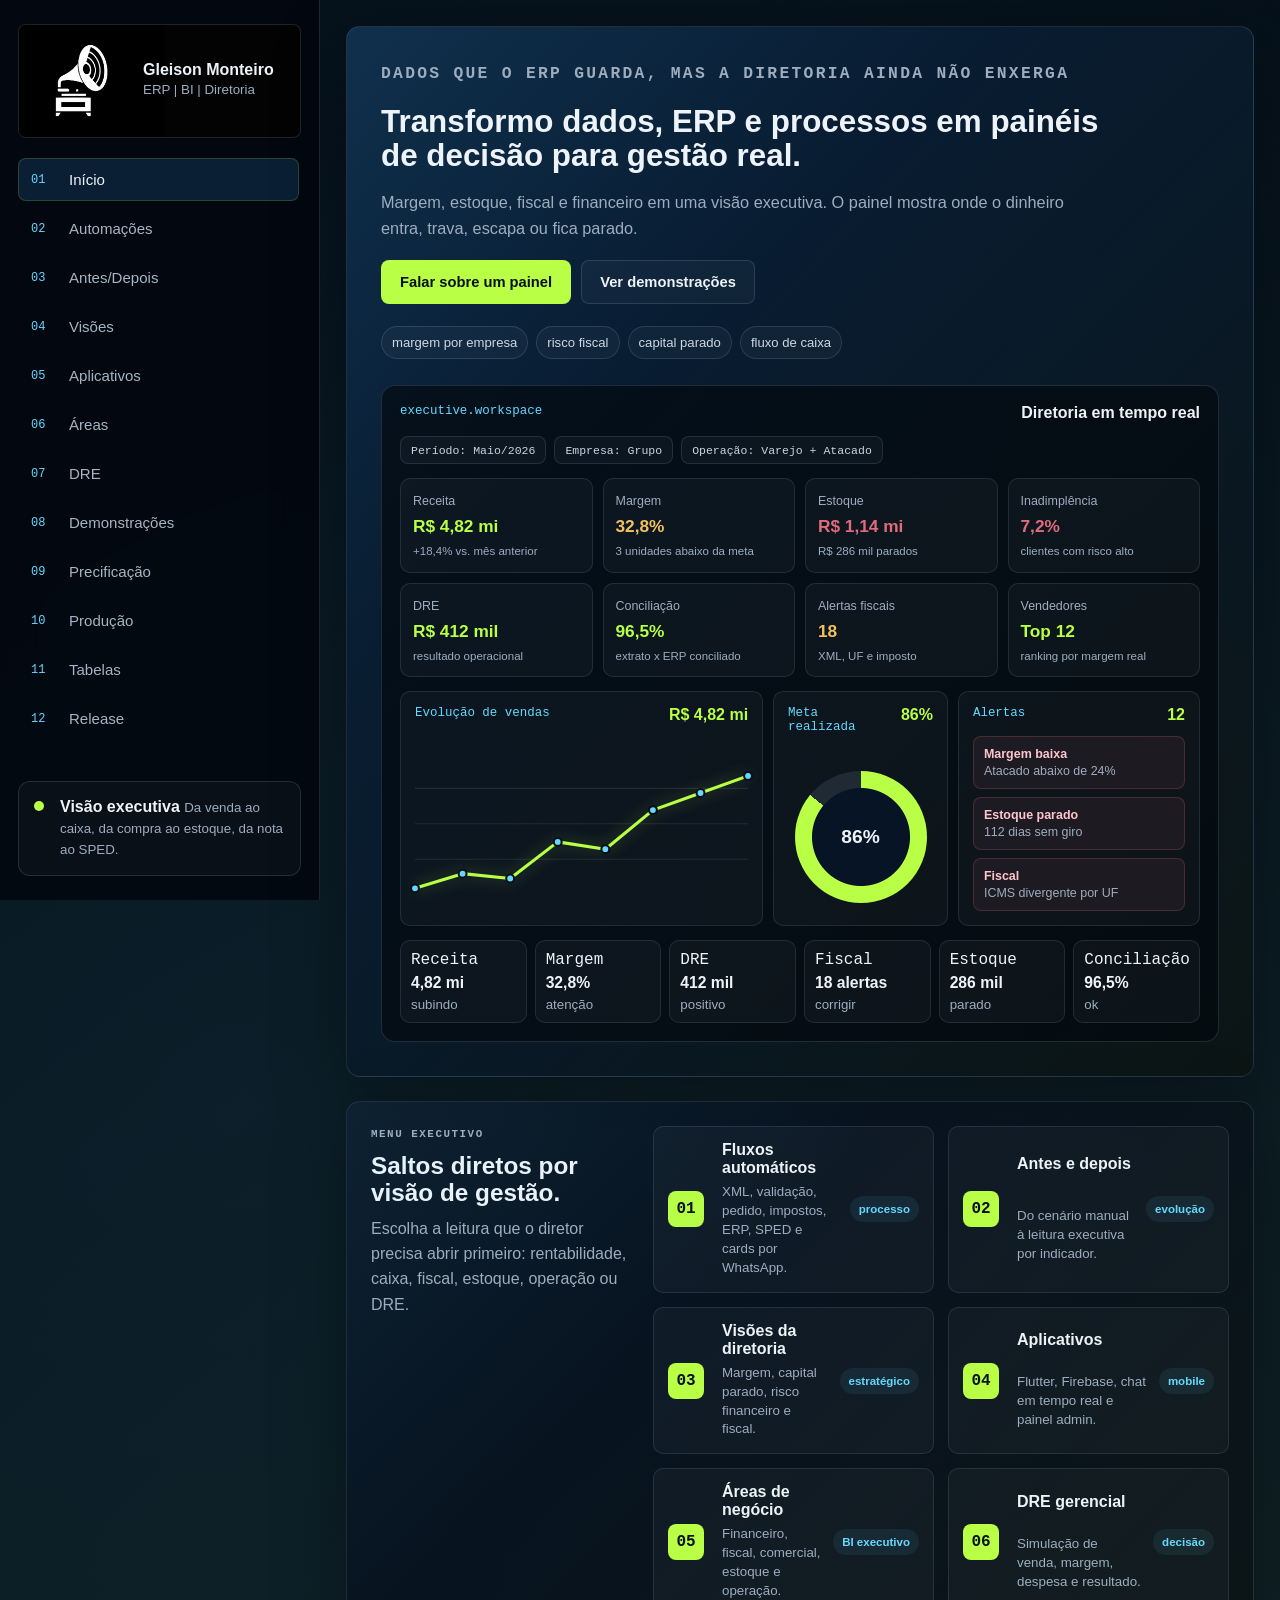
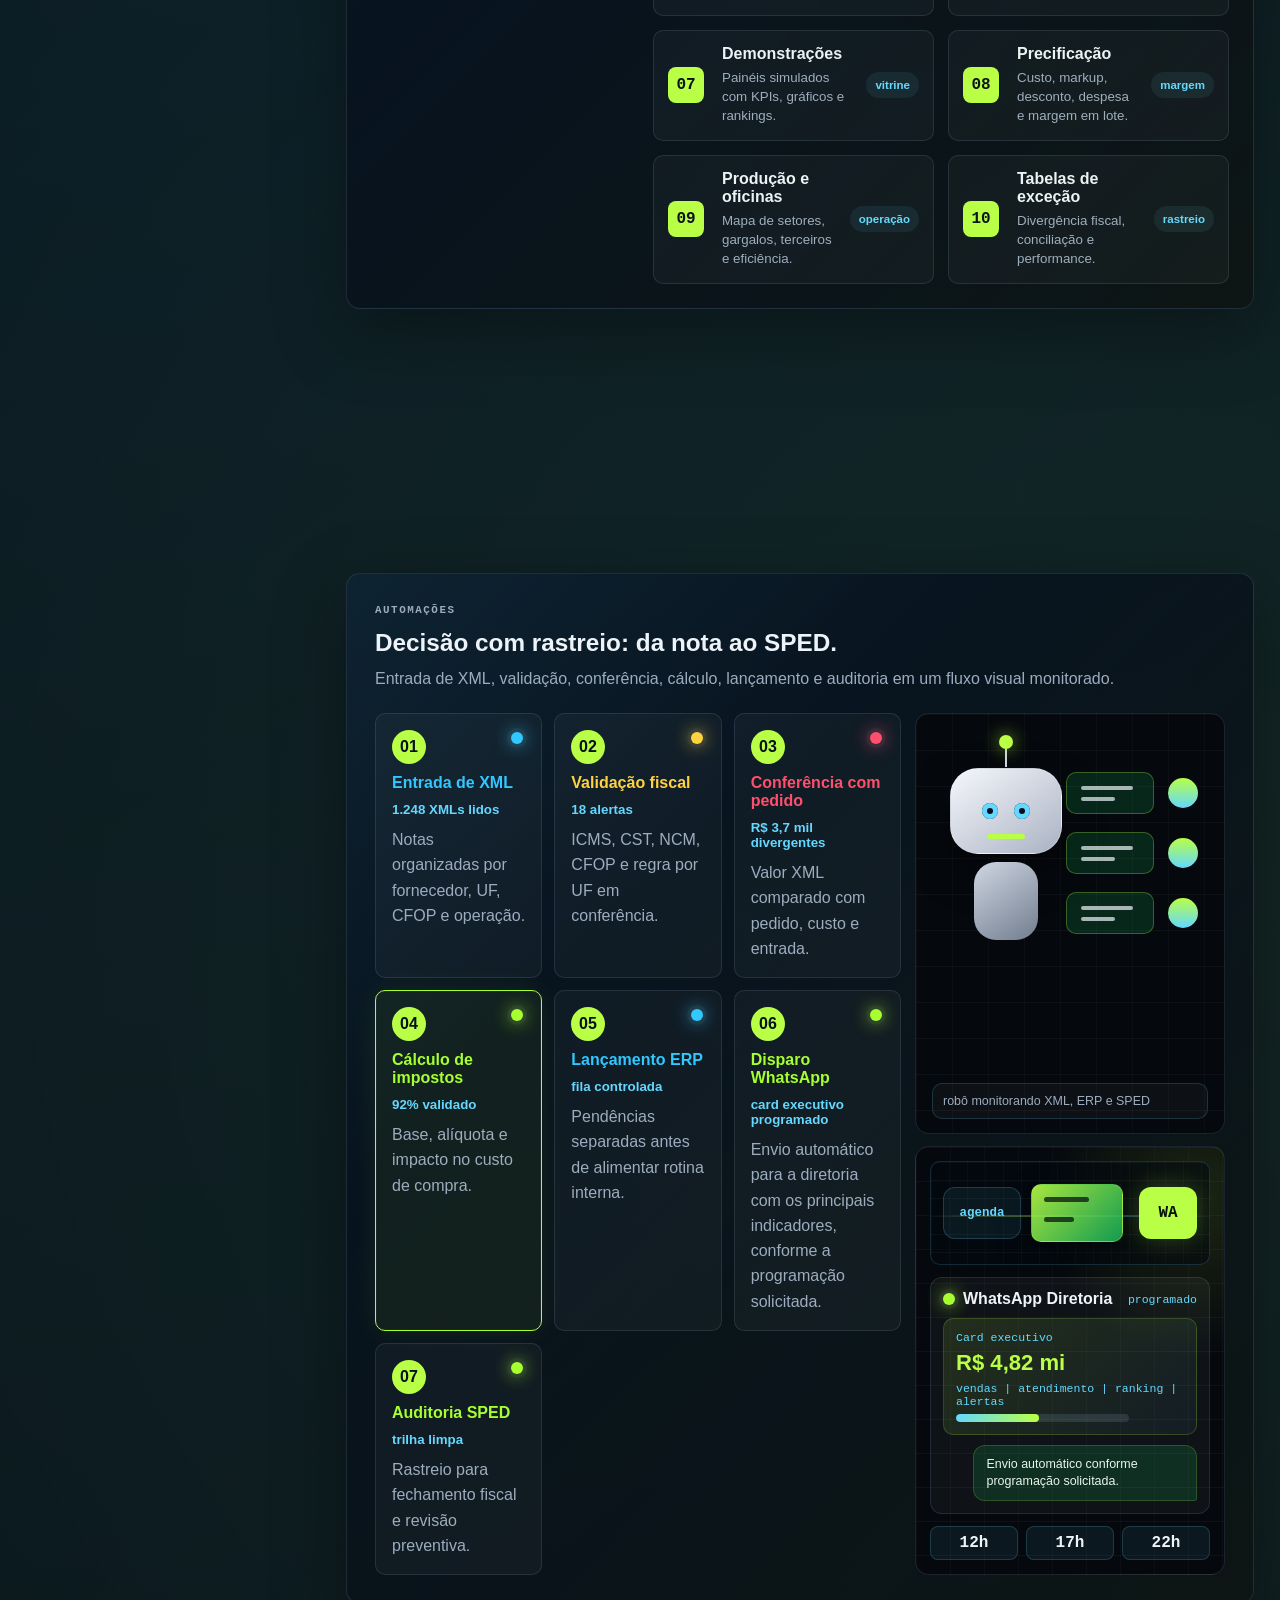
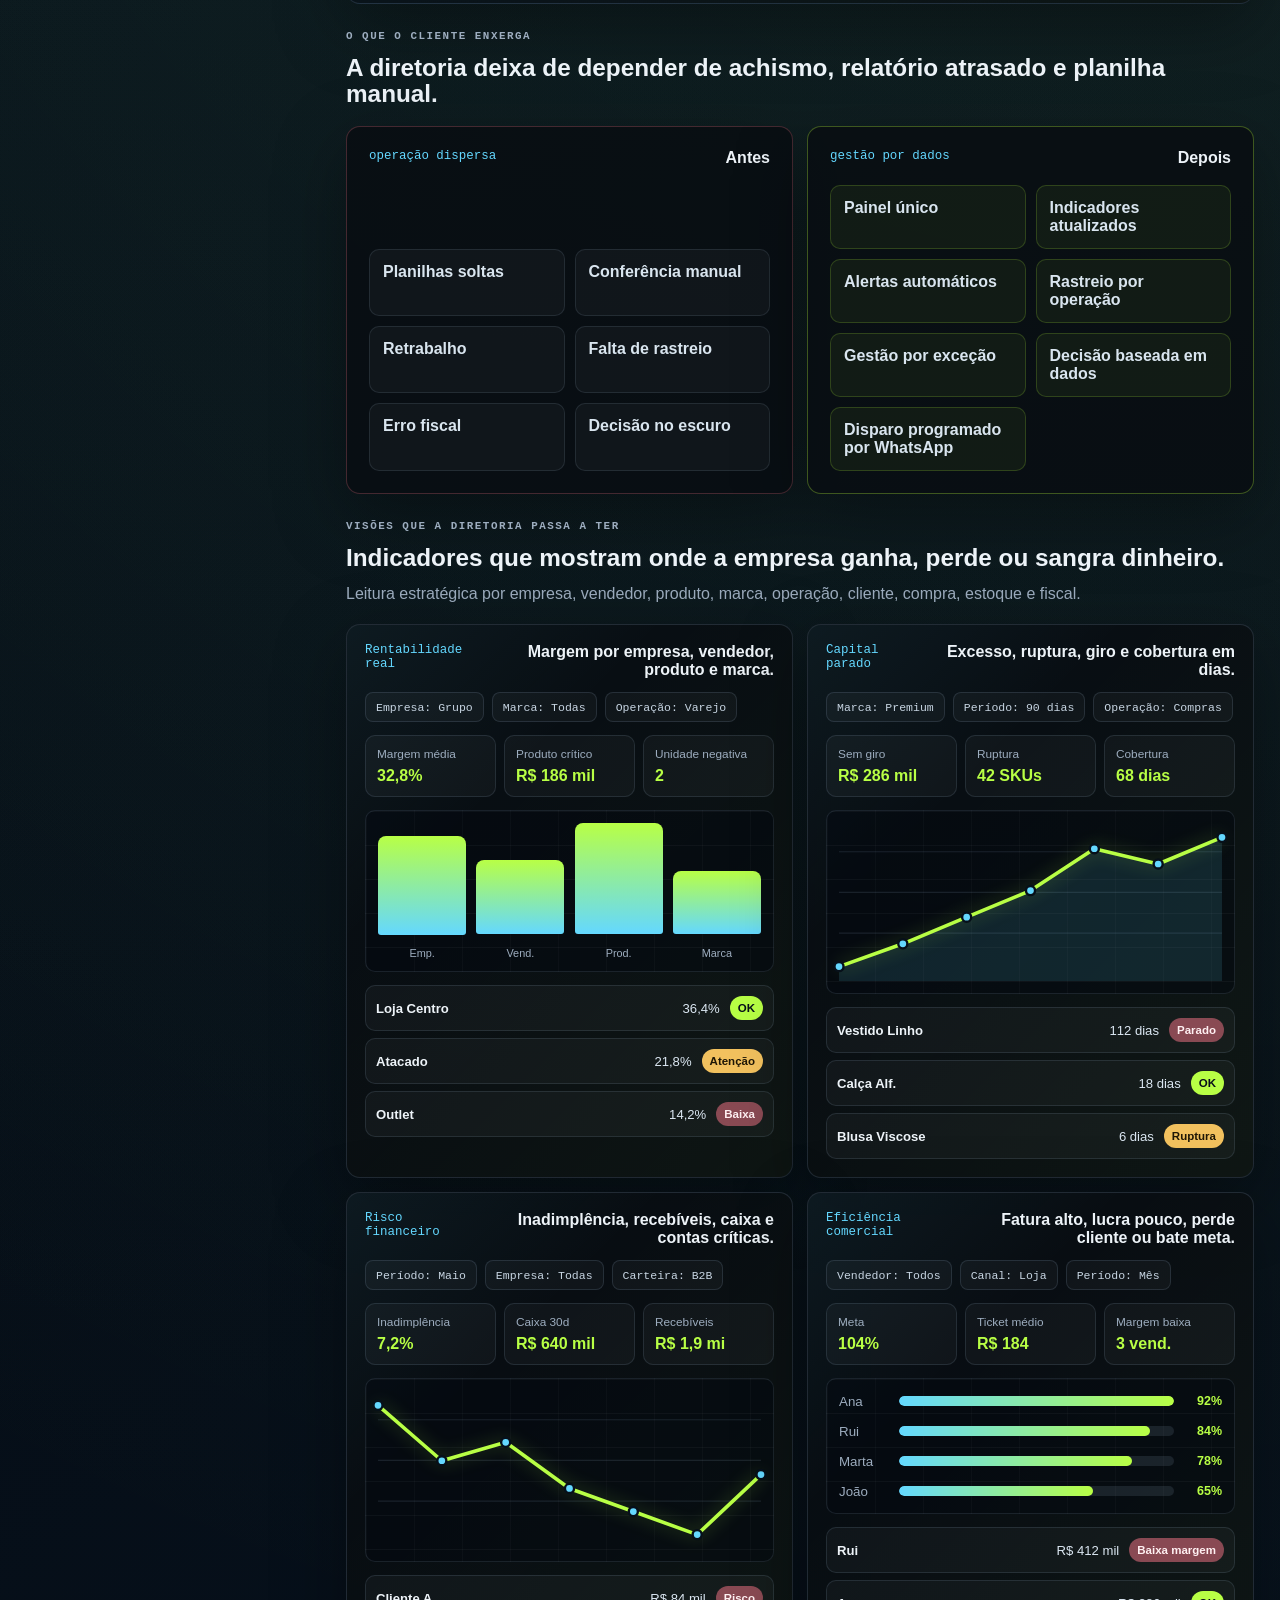
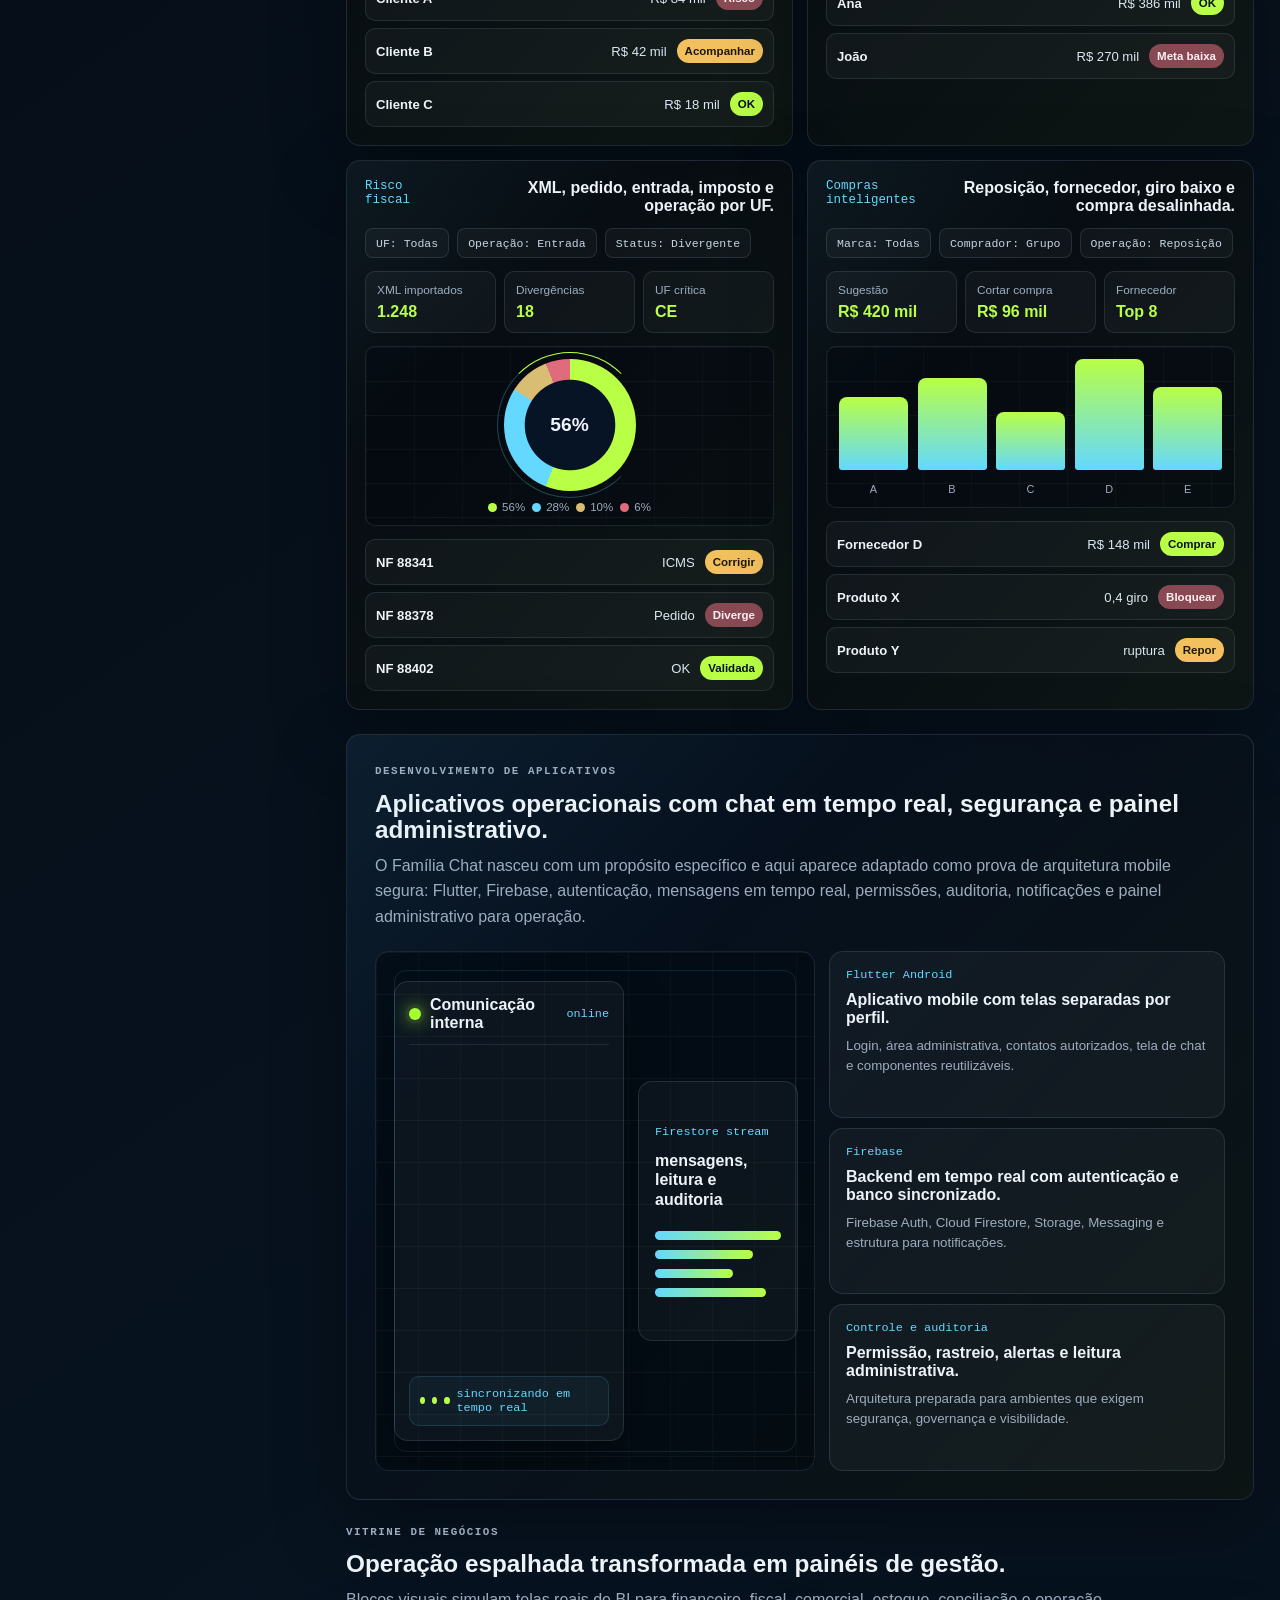
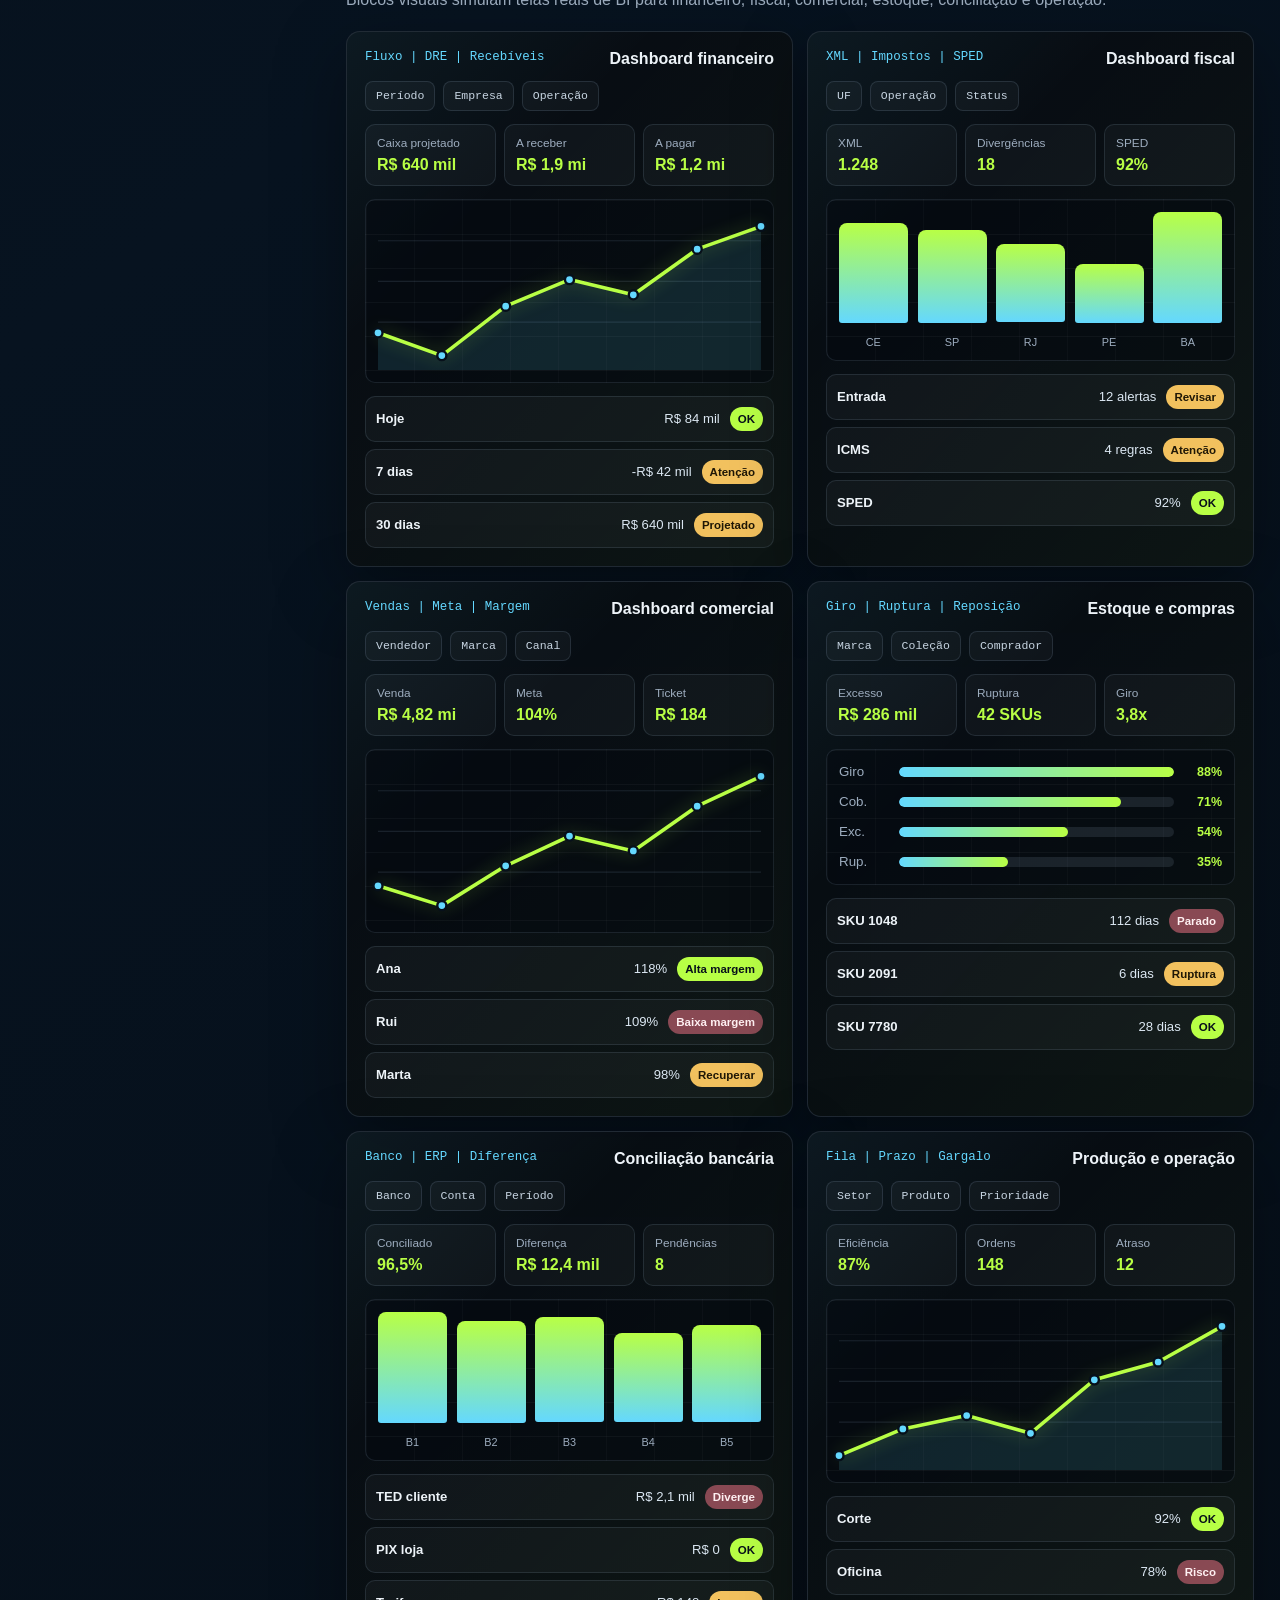
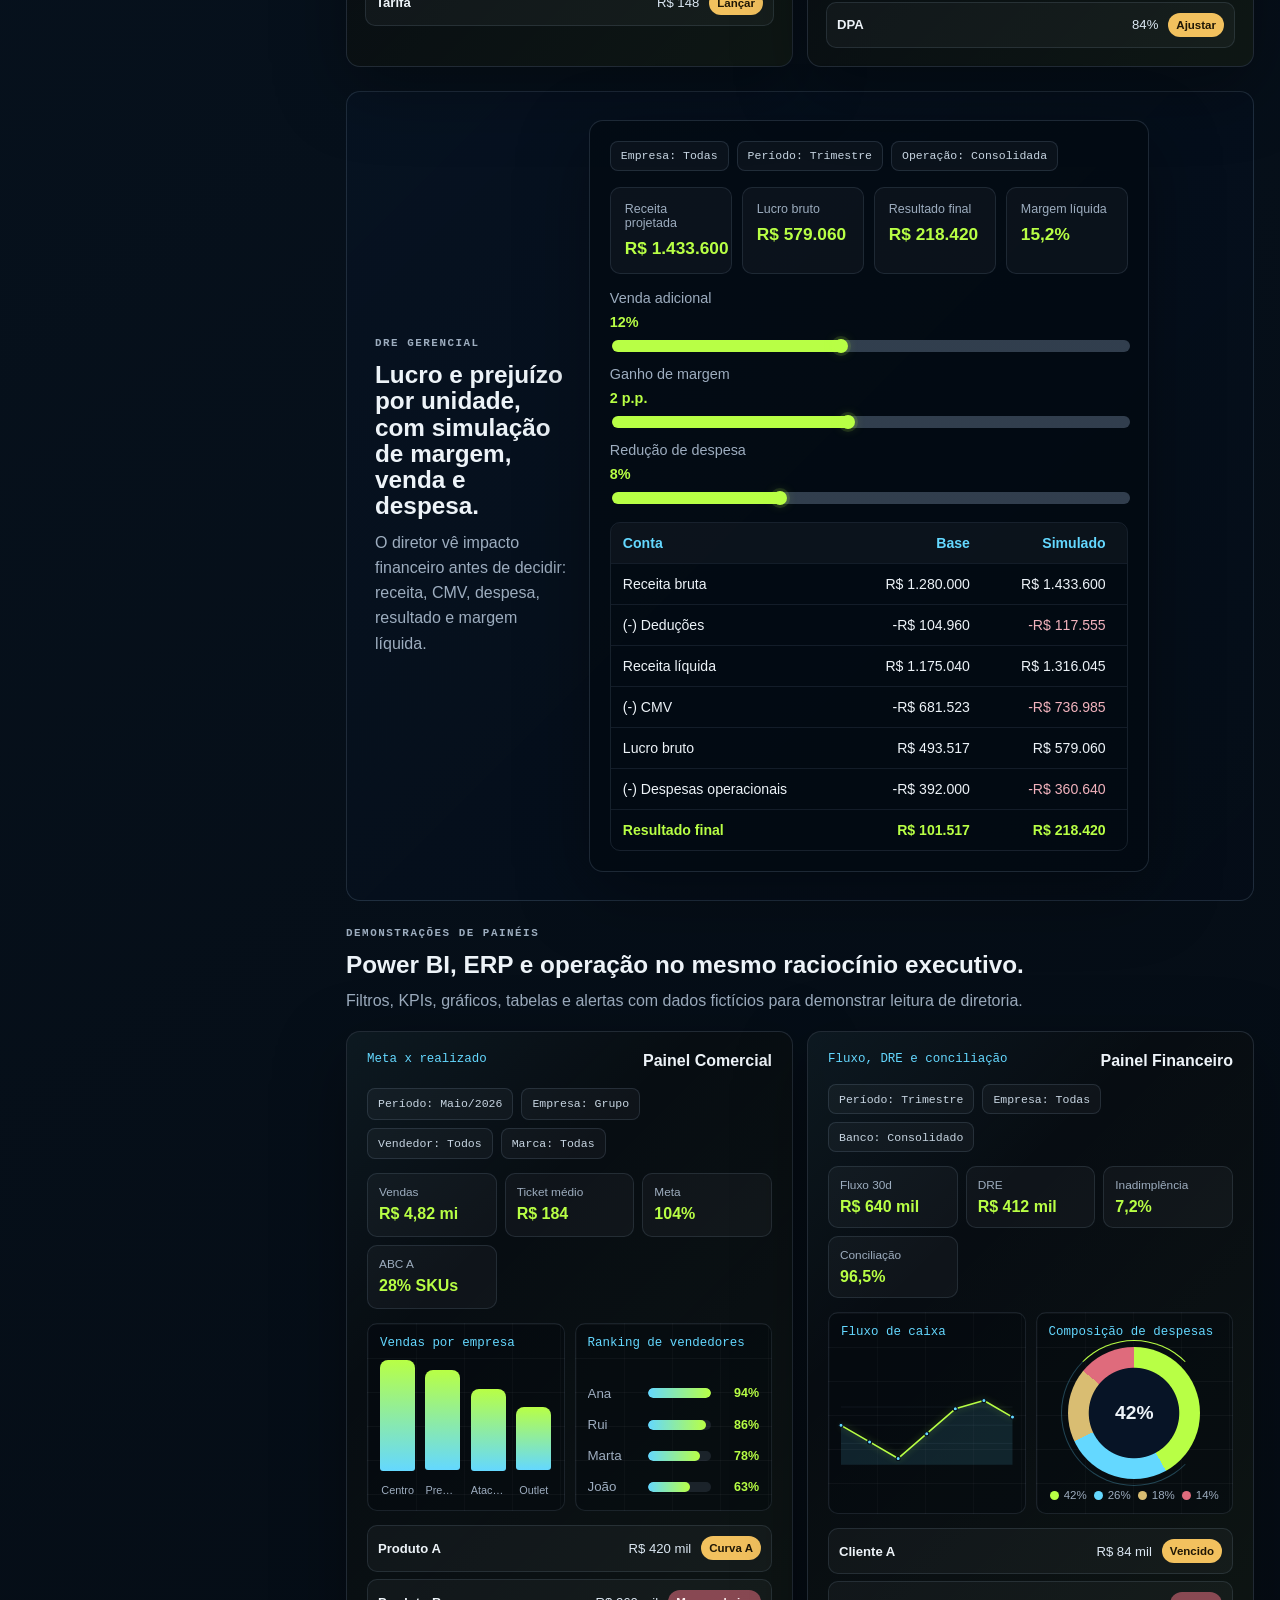
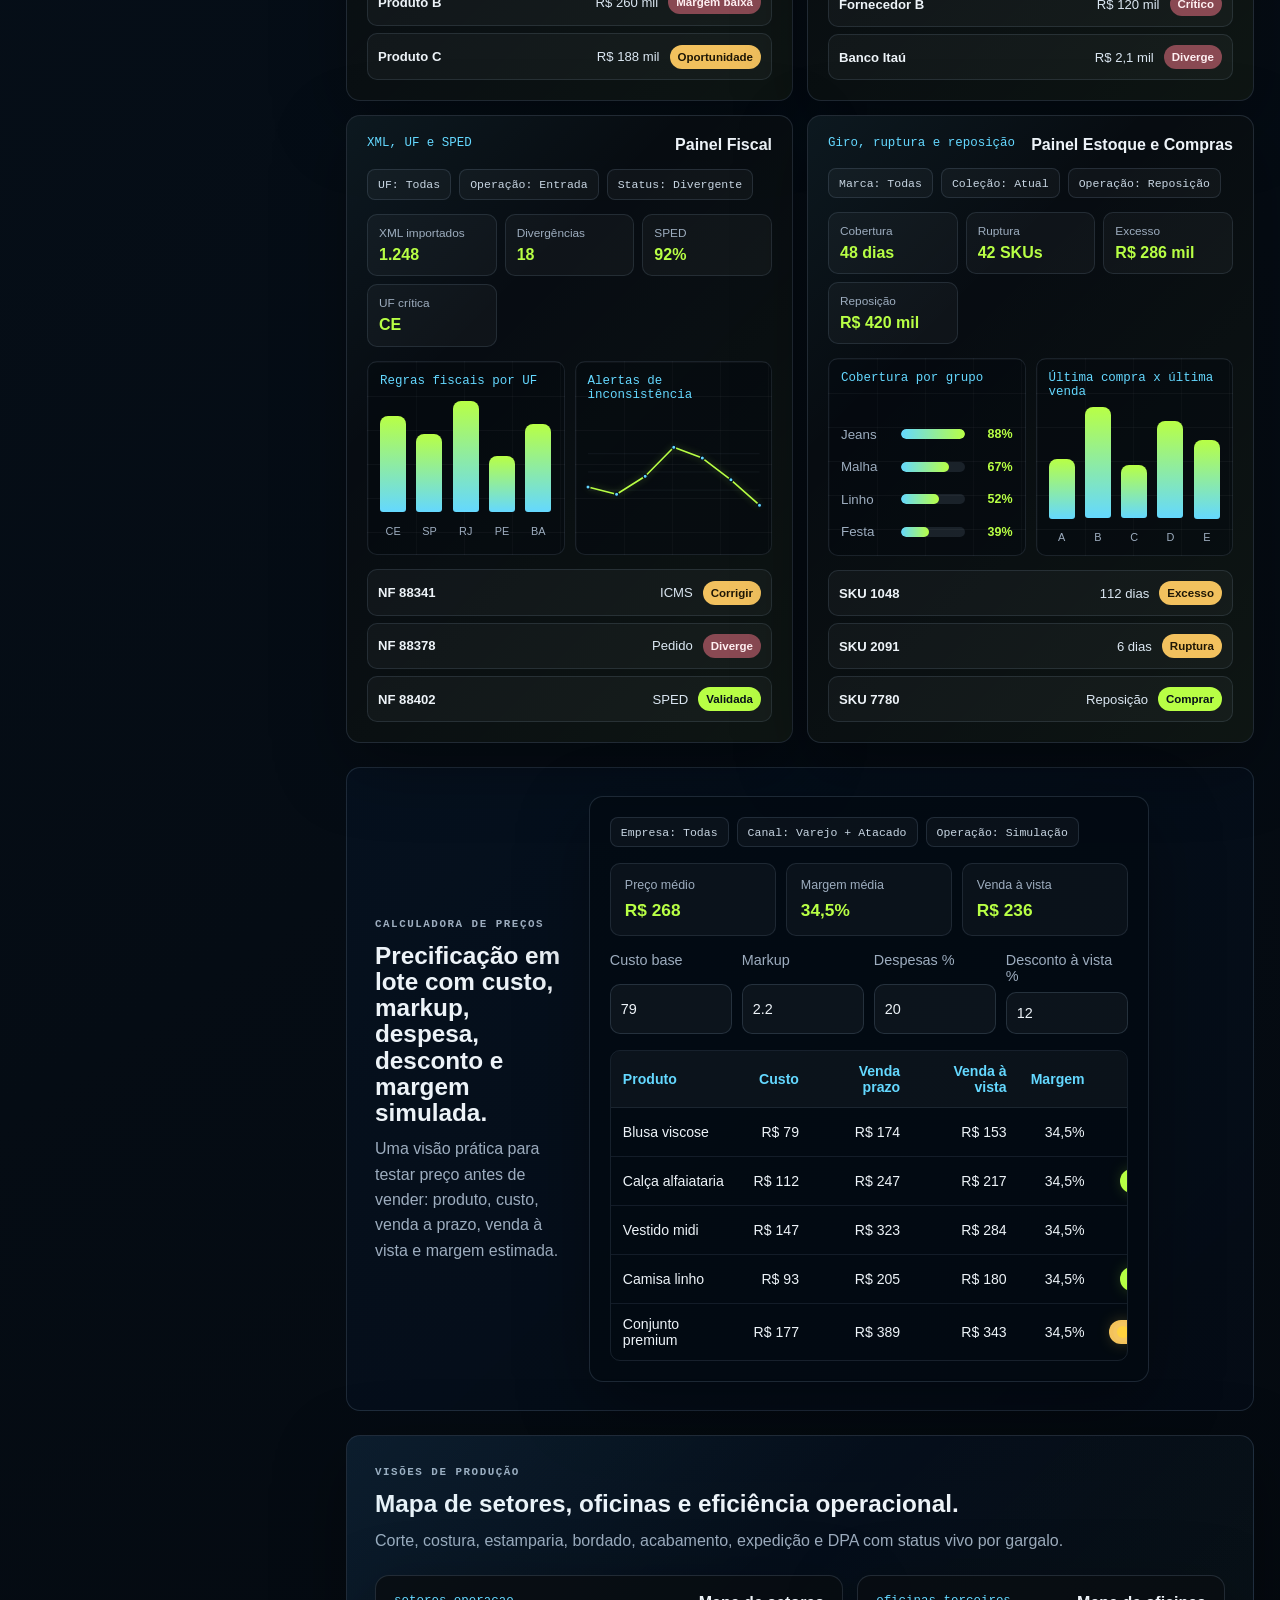
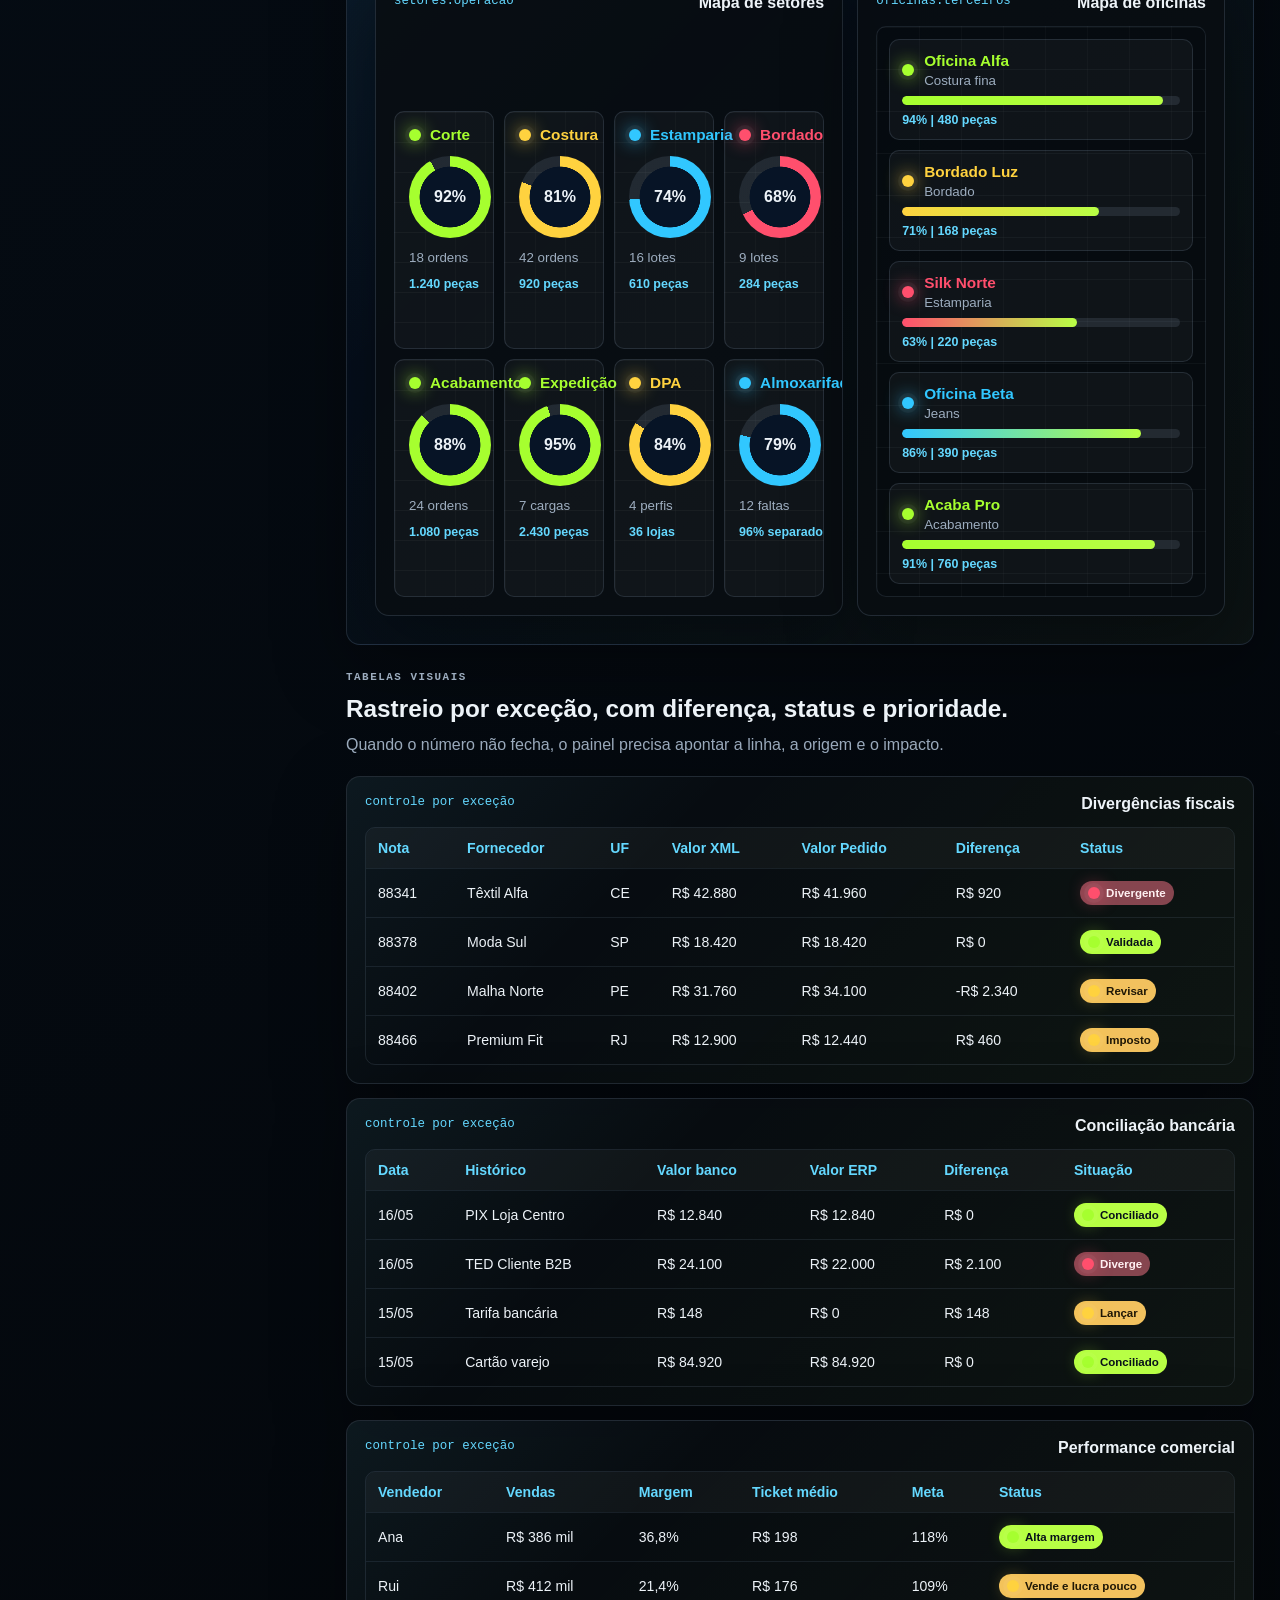
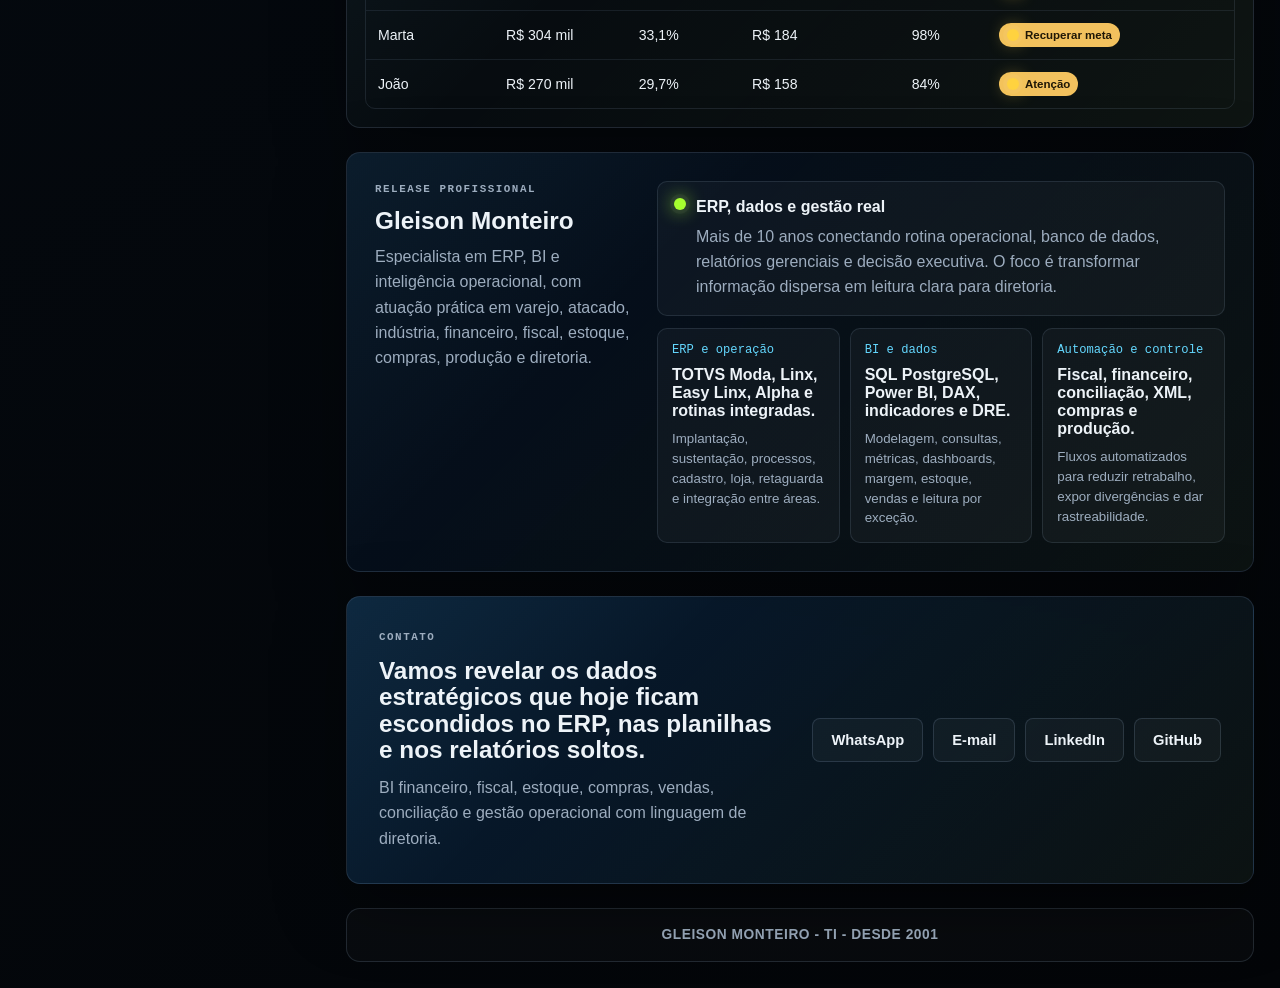
<file: index.html>
<!DOCTYPE html>
<html lang="pt-BR">
<head>
  <meta charset="UTF-8">
  <meta name="viewport" content="width=device-width, initial-scale=1.0">
  <title>Gleison Monteiro | BI, ERP e Decisão Executiva</title>
  <meta name="description" content="Portfólio visual de Gleison Monteiro com dashboards executivos, ERP, BI financeiro, fiscal, estoque, compras, vendas e automações.">
  <link rel="stylesheet" href="./styles.css?v=20260516-dashboard-vitrine">
</head>
<body>
  <div class="noise-layer" aria-hidden="true"></div>

  <div class="mobile-topbar">
    <span class="mobile-brand"><img src="./assets/logo-radiola.png" alt="Logo Radiola"><strong>Gleison Monteiro</strong></span>
    <button class="icon-button" type="button" data-menu-toggle aria-label="Abrir menu">Menu</button>
  </div>

  <div class="portfolio-shell">
    <aside class="sidebar" id="sidebar">
      <a class="brand" href="#inicio" aria-label="Voltar ao início">
        <img class="brand-logo" src="./assets/logo-radiola.png" alt="Logo Radiola">
        <span>
          <strong>Gleison Monteiro</strong>
          <small>ERP | BI | Diretoria</small>
        </span>
      </a>

      <nav class="side-nav" aria-label="Navegação principal">
        <a class="nav-link is-active" href="#inicio"><span>01</span>Início</a>
        <a class="nav-link" href="#automacoes"><span>02</span>Automações</a>
        <a class="nav-link" href="#antes-depois"><span>03</span>Antes/Depois</a>
        <a class="nav-link" href="#visoes"><span>04</span>Visões</a>
        <a class="nav-link" href="#aplicativos"><span>05</span>Aplicativos</a>
        <a class="nav-link" href="#solucoes"><span>06</span>Áreas</a>
        <a class="nav-link" href="#financeiro"><span>07</span>DRE</a>
        <a class="nav-link" href="#demonstracoes"><span>08</span>Demonstrações</a>
        <a class="nav-link" href="#precificacao"><span>09</span>Precificação</a>
        <a class="nav-link" href="#producao"><span>10</span>Produção</a>
        <a class="nav-link" href="#tabelas"><span>11</span>Tabelas</a>
        <a class="nav-link" href="#release"><span>12</span>Release</a>
        <a class="nav-link" href="#contato"><span>13</span>Contato</a>
      </nav>

      <div class="sidebar-status">
        <span class="pulse-dot"></span>
        <div>
          <strong>Visão executiva</strong>
          <small>Da venda ao caixa, da compra ao estoque, da nota ao SPED.</small>
        </div>
      </div>
    </aside>

    <main class="main-content">
      <section id="inicio" class="hero-section section-panel">
        <div class="hero-copy reveal">
          <p class="eyebrow">Dados que o ERP guarda, mas a diretoria ainda não enxerga</p>
          <h1>Transformo dados, ERP e processos em painéis de decisão para gestão real.</h1>
          <p>Margem, estoque, fiscal e financeiro em uma visão executiva. O painel mostra onde o dinheiro entra, trava, escapa ou fica parado.</p>
          <div class="button-row">
            <a class="primary-button" data-contact-link="whatsapp" href="#">Falar sobre um painel</a>
            <a class="secondary-button" href="#demonstracoes">Ver demonstrações</a>
          </div>
          <div class="hero-proof">
            <span>margem por empresa</span>
            <span>risco fiscal</span>
            <span>capital parado</span>
            <span>fluxo de caixa</span>
          </div>
        </div>

        <div class="hero-dashboard reveal" aria-label="Dashboard executivo simulado">
          <div class="dashboard-top">
            <span>executive.workspace</span>
            <strong>Diretoria em tempo real</strong>
          </div>
          <div class="filter-bar compact">
            <span>Período: Maio/2026</span>
            <span>Empresa: Grupo</span>
            <span>Operação: Varejo + Atacado</span>
          </div>
          <div class="hero-kpis" id="heroKpis"></div>
          <div class="hero-dashboard-grid">
            <div class="dashboard-widget large">
              <div class="widget-head"><span>Evolução de vendas</span><strong>R$ 4,82 mi</strong></div>
              <div id="heroLineChart" class="svg-chart"></div>
            </div>
            <div class="dashboard-widget">
              <div class="widget-head"><span>Meta realizada</span><strong>86%</strong></div>
              <div class="radial-meter" style="--value:86"><span>86%</span></div>
            </div>
            <div class="dashboard-widget">
              <div class="widget-head"><span>Alertas</span><strong>12</strong></div>
              <div class="alert-stack" id="heroAlerts"></div>
            </div>
          </div>
          <div class="hero-modules" id="heroModules"></div>
        </div>
      </section>

      <section class="jump-section section-panel reveal" aria-label="Menu vertical de saltos executivos">
        <div class="section-heading">
          <p class="eyebrow">Menu executivo</p>
          <h2>Saltos diretos por visão de gestão.</h2>
          <p>Escolha a leitura que o diretor precisa abrir primeiro: rentabilidade, caixa, fiscal, estoque, operação ou DRE.</p>
        </div>
        <nav class="jump-menu" id="jumpMenu" aria-label="Saltos para painéis do portfólio"></nav>
      </section>

      <section class="metric-strip" id="metricStrip"></section>

      <section id="automacoes" class="automation-section section-panel reveal">
        <div class="section-heading">
          <p class="eyebrow">Automações</p>
          <h2>Decisão com rastreio: da nota ao SPED.</h2>
          <p>Entrada de XML, validação, conferência, cálculo, lançamento e auditoria em um fluxo visual monitorado.</p>
        </div>
        <div class="automation-showcase">
          <div class="automation-flow" id="automationFlow"></div>
          <div class="automation-side">
            <div class="robot-gif" aria-label="Robô animado monitorando automações fiscais">
              <div class="robot-core">
                <span class="robot-eye"></span>
                <span class="robot-eye"></span>
                <span class="robot-status"></span>
              </div>
              <div class="robot-body"></div>
              <div class="send-orbit orbit-a"></div>
              <div class="send-orbit orbit-b"></div>
              <div class="send-orbit orbit-c"></div>
              <div class="contact-dot dot-a"></div>
              <div class="contact-dot dot-b"></div>
              <div class="contact-dot dot-c"></div>
            </div>
            <div class="whatsapp-gif-card" aria-label="Animação de card executivo enviado automaticamente pelo WhatsApp">
              <div class="dispatch-visual" aria-hidden="true">
                <span class="dispatch-clock">agenda</span>
                <span class="dispatch-fly-card">
                  <i></i>
                  <i></i>
                </span>
                <span class="dispatch-wa">WA</span>
              </div>
              <div class="dispatch-phone">
                <div class="dispatch-top">
                  <span class="status-dot status-green"></span>
                  <strong>WhatsApp Diretoria</strong>
                  <small>programado</small>
                </div>
                <div class="dispatch-card">
                  <span>Card executivo</span>
                  <strong>R$ 4,82 mi</strong>
                  <small>vendas | atendimento | ranking | alertas</small>
                  <i></i>
                </div>
                <div class="dispatch-message">Envio automático conforme programação solicitada.</div>
              </div>
              <div class="dispatch-schedule">
                <span>12h</span>
                <span>17h</span>
                <span>22h</span>
              </div>
            </div>
          </div>
        </div>
      </section>

      <section id="antes-depois" class="content-section">
        <div class="section-heading reveal">
          <p class="eyebrow">O que o cliente enxerga</p>
          <h2>A diretoria deixa de depender de achismo, relatório atrasado e planilha manual.</h2>
        </div>
        <div class="before-after-grid" id="beforeAfter"></div>
      </section>

      <section id="visoes" class="content-section">
        <div class="section-heading reveal">
          <p class="eyebrow">Visões que a diretoria passa a ter</p>
          <h2>Indicadores que mostram onde a empresa ganha, perde ou sangra dinheiro.</h2>
          <p>Leitura estratégica por empresa, vendedor, produto, marca, operação, cliente, compra, estoque e fiscal.</p>
        </div>
        <div class="director-grid" id="directorViews"></div>
      </section>

      <section id="aplicativos" class="app-section section-panel reveal">
        <div class="section-heading">
          <p class="eyebrow">Desenvolvimento de aplicativos</p>
          <h2>Aplicativos operacionais com chat em tempo real, segurança e painel administrativo.</h2>
          <p>O Família Chat nasceu com um propósito específico e aqui aparece adaptado como prova de arquitetura mobile segura: Flutter, Firebase, autenticação, mensagens em tempo real, permissões, auditoria, notificações e painel administrativo para operação.</p>
        </div>
        <div class="app-showcase">
          <div class="chat-gif" aria-label="Animação demonstrando bate-papo em tempo real">
            <div class="phone-frame">
              <div class="phone-top">
                <span class="status-dot status-green"></span>
                <strong>Comunicação interna</strong>
                <small>online</small>
              </div>
              <div class="chat-stream">
                <span class="chat-bubble left">Pedido aprovado no ERP.</span>
                <span class="chat-bubble right">Recebido. Vou validar o estoque.</span>
                <span class="chat-bubble left">Alerta fiscal anexado ao pedido.</span>
                <span class="chat-bubble right">Diretoria já visualizou.</span>
              </div>
              <div class="typing-bar">
                <i></i><i></i><i></i>
                <span>sincronizando em tempo real</span>
              </div>
            </div>
            <div class="realtime-panel">
              <span>Firestore stream</span>
              <strong>mensagens, leitura e auditoria</strong>
              <div class="signal-lines">
                <i></i><i></i><i></i><i></i>
              </div>
            </div>
          </div>
          <div class="app-capabilities">
            <article>
              <span>Flutter Android</span>
              <strong>Aplicativo mobile com telas separadas por perfil.</strong>
              <small>Login, área administrativa, contatos autorizados, tela de chat e componentes reutilizáveis.</small>
            </article>
            <article>
              <span>Firebase</span>
              <strong>Backend em tempo real com autenticação e banco sincronizado.</strong>
              <small>Firebase Auth, Cloud Firestore, Storage, Messaging e estrutura para notificações.</small>
            </article>
            <article>
              <span>Controle e auditoria</span>
              <strong>Permissão, rastreio, alertas e leitura administrativa.</strong>
              <small>Arquitetura preparada para ambientes que exigem segurança, governança e visibilidade.</small>
            </article>
          </div>
        </div>
      </section>

      <section id="solucoes" class="content-section">
        <div class="section-heading reveal">
          <p class="eyebrow">Vitrine de negócios</p>
          <h2>Operação espalhada transformada em painéis de gestão.</h2>
          <p>Blocos visuais simulam telas reais de BI para financeiro, fiscal, comercial, estoque, conciliação e operação.</p>
        </div>
        <div class="solution-grid" id="solutionGrid"></div>
      </section>

      <section id="financeiro" class="content-section split-section">
        <div class="section-heading reveal">
          <p class="eyebrow">DRE gerencial</p>
          <h2>Lucro e prejuízo por unidade, com simulação de margem, venda e despesa.</h2>
          <p>O diretor vê impacto financeiro antes de decidir: receita, CMV, despesa, resultado e margem líquida.</p>
        </div>
        <div class="dre-simulator reveal" id="dreSimulator">
          <div class="filter-bar">
            <span>Empresa: Todas</span>
            <span>Período: Trimestre</span>
            <span>Operação: Consolidada</span>
          </div>
          <div class="dre-results">
            <div><span>Receita projetada</span><strong id="dreRevenue">R$ 0</strong></div>
            <div><span>Lucro bruto</span><strong id="dreGross">R$ 0</strong></div>
            <div><span>Resultado final</span><strong id="dreProfit">R$ 0</strong></div>
            <div><span>Margem líquida</span><strong id="dreMargin">0%</strong></div>
          </div>
          <div class="dre-controls">
            <label>Venda adicional <strong id="salesLiftValue">0%</strong><input id="salesLift" type="range" min="-10" max="40" value="12"></label>
            <label>Ganho de margem <strong id="marginLiftValue">0 p.p.</strong><input id="marginLift" type="range" min="-3" max="8" value="2"></label>
            <label>Redução de despesa <strong id="expenseCutValue">0%</strong><input id="expenseCut" type="range" min="0" max="25" value="8"></label>
          </div>
          <div class="dre-table-wrap">
            <table class="dre-table" aria-label="Composição simulada da DRE">
              <thead>
                <tr>
                  <th>Conta</th>
                  <th>Base</th>
                  <th>Simulado</th>
                  <th>% Receita</th>
                </tr>
              </thead>
              <tbody id="dreTableBody"></tbody>
            </table>
          </div>
        </div>
      </section>

      <section id="demonstracoes" class="content-section">
        <div class="section-heading reveal">
          <p class="eyebrow">Demonstrações de Painéis</p>
          <h2>Power BI, ERP e operação no mesmo raciocínio executivo.</h2>
          <p>Filtros, KPIs, gráficos, tabelas e alertas com dados fictícios para demonstrar leitura de diretoria.</p>
        </div>
        <div class="demo-grid" id="demoPanels"></div>
      </section>

      <section id="precificacao" class="content-section split-section price-section">
        <div class="section-heading reveal">
          <p class="eyebrow">Calculadora de preços</p>
          <h2>Precificação em lote com custo, markup, despesa, desconto e margem simulada.</h2>
          <p>Uma visão prática para testar preço antes de vender: produto, custo, venda a prazo, venda à vista e margem estimada.</p>
        </div>
        <div class="price-workbench reveal">
          <div class="filter-bar">
            <span>Empresa: Todas</span>
            <span>Canal: Varejo + Atacado</span>
            <span>Operação: Simulação</span>
          </div>
          <div class="price-results">
            <div><span>Preço médio</span><strong id="priceAvgSale">R$ 0</strong></div>
            <div><span>Margem média</span><strong id="priceAvgMargin">0%</strong></div>
            <div><span>Venda à vista</span><strong id="priceAvgCash">R$ 0</strong></div>
          </div>
          <div class="price-controls">
            <label>Custo base <input id="priceCost" type="number" min="1" value="79"></label>
            <label>Markup <input id="priceMarkup" type="number" min="1" step="0.1" value="2.2"></label>
            <label>Despesas % <input id="priceExpense" type="number" min="0" value="20"></label>
            <label>Desconto à vista % <input id="priceDiscount" type="number" min="0" value="12"></label>
          </div>
          <div class="price-table-wrap">
            <table class="price-table" aria-label="Precificação simulada em lote">
              <thead>
                <tr>
                  <th>Produto</th>
                  <th>Custo</th>
                  <th>Venda prazo</th>
                  <th>Venda à vista</th>
                  <th>Margem</th>
                  <th>Status</th>
                </tr>
              </thead>
              <tbody id="priceTableBody"></tbody>
            </table>
          </div>
        </div>
      </section>

      <section id="producao" class="production-section section-panel reveal">
        <div class="section-heading">
          <p class="eyebrow">Visões de produção</p>
          <h2>Mapa de setores, oficinas e eficiência operacional.</h2>
          <p>Corte, costura, estamparia, bordado, acabamento, expedição e DPA com status vivo por gargalo.</p>
        </div>
        <div class="production-layout">
          <div class="production-map-card">
            <div class="dashboard-top">
              <span>setores.operacao</span>
              <strong>Mapa de setores</strong>
            </div>
            <div class="sector-map" id="sectorMap"></div>
          </div>
          <div class="production-map-card">
            <div class="dashboard-top">
              <span>oficinas.terceiros</span>
              <strong>Mapa de oficinas</strong>
            </div>
            <div class="workshop-map" id="workshopMap"></div>
          </div>
        </div>
      </section>

      <section id="tabelas" class="content-section">
        <div class="section-heading reveal">
          <p class="eyebrow">Tabelas visuais</p>
          <h2>Rastreio por exceção, com diferença, status e prioridade.</h2>
          <p>Quando o número não fecha, o painel precisa apontar a linha, a origem e o impacto.</p>
        </div>
        <div class="table-grid" id="visualTables"></div>
      </section>

      <section id="release" class="release-section section-panel reveal">
        <div class="section-heading">
          <p class="eyebrow">Release profissional</p>
          <h2>Gleison Monteiro</h2>
          <p>Especialista em ERP, BI e inteligência operacional, com atuação prática em varejo, atacado, indústria, financeiro, fiscal, estoque, compras, produção e diretoria.</p>
        </div>
        <div class="release-board">
          <article class="release-profile">
            <span class="status-dot status-green"></span>
            <strong>ERP, dados e gestão real</strong>
            <p>Mais de 10 anos conectando rotina operacional, banco de dados, relatórios gerenciais e decisão executiva. O foco é transformar informação dispersa em leitura clara para diretoria.</p>
          </article>
          <div class="release-grid">
            <article>
              <span>ERP e operação</span>
              <strong>TOTVS Moda, Linx, Easy Linx, Alpha e rotinas integradas.</strong>
              <small>Implantação, sustentação, processos, cadastro, loja, retaguarda e integração entre áreas.</small>
            </article>
            <article>
              <span>BI e dados</span>
              <strong>SQL PostgreSQL, Power BI, DAX, indicadores e DRE.</strong>
              <small>Modelagem, consultas, métricas, dashboards, margem, estoque, vendas e leitura por exceção.</small>
            </article>
            <article>
              <span>Automação e controle</span>
              <strong>Fiscal, financeiro, conciliação, XML, compras e produção.</strong>
              <small>Fluxos automatizados para reduzir retrabalho, expor divergências e dar rastreabilidade.</small>
            </article>
          </div>
        </div>
      </section>

      <section id="contato" class="contact-section section-panel">
        <div class="contact-copy reveal">
          <p class="eyebrow">Contato</p>
          <h2>Vamos revelar os dados estratégicos que hoje ficam escondidos no ERP, nas planilhas e nos relatórios soltos.</h2>
          <p>BI financeiro, fiscal, estoque, compras, vendas, conciliação e gestão operacional com linguagem de diretoria.</p>
        </div>
        <div class="contact-actions reveal" id="contactActions"></div>
      </section>

      <footer class="site-footer">
        <span>Gleison Monteiro - TI - desde 2001</span>
      </footer>
    </main>
  </div>

  <script src="./data.js?v=20260516-dashboard-vitrine"></script>
  <script src="./script.js?v=20260516-dashboard-vitrine"></script>
</body>
</html>
</file>
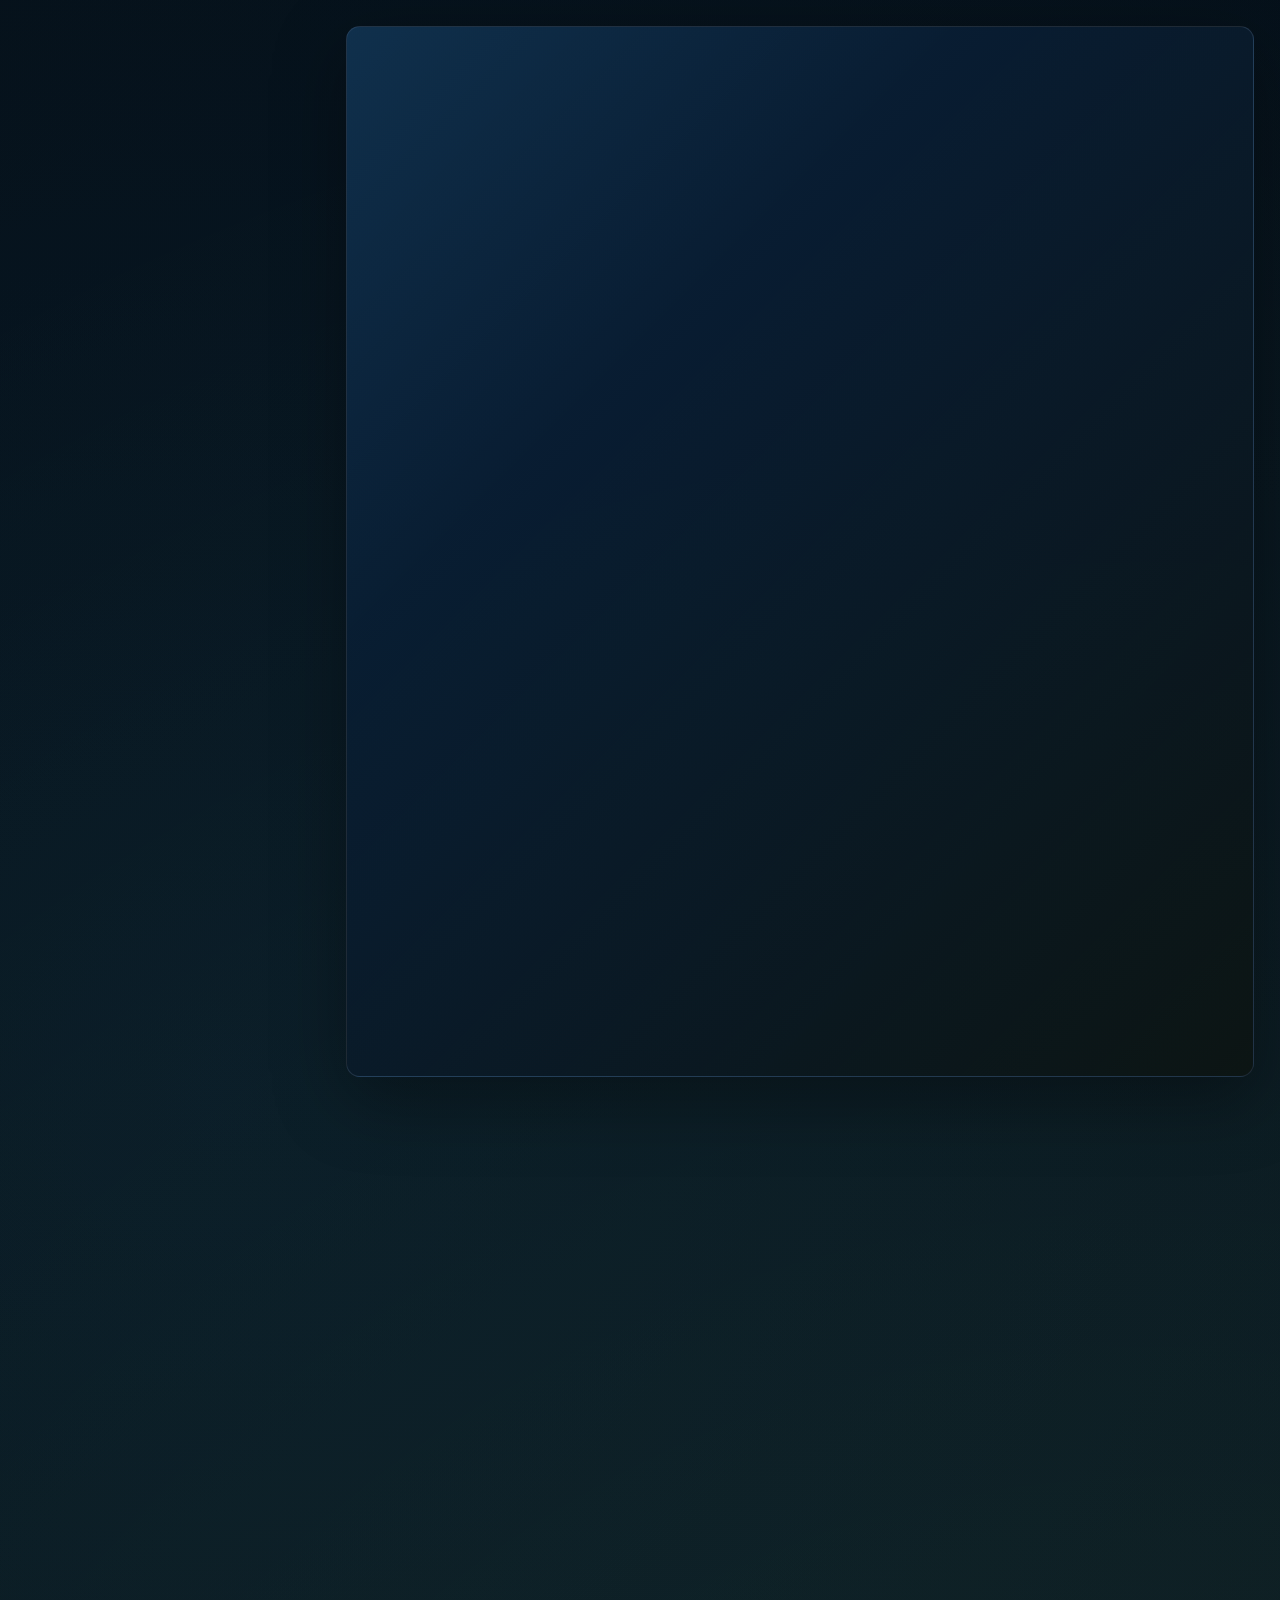
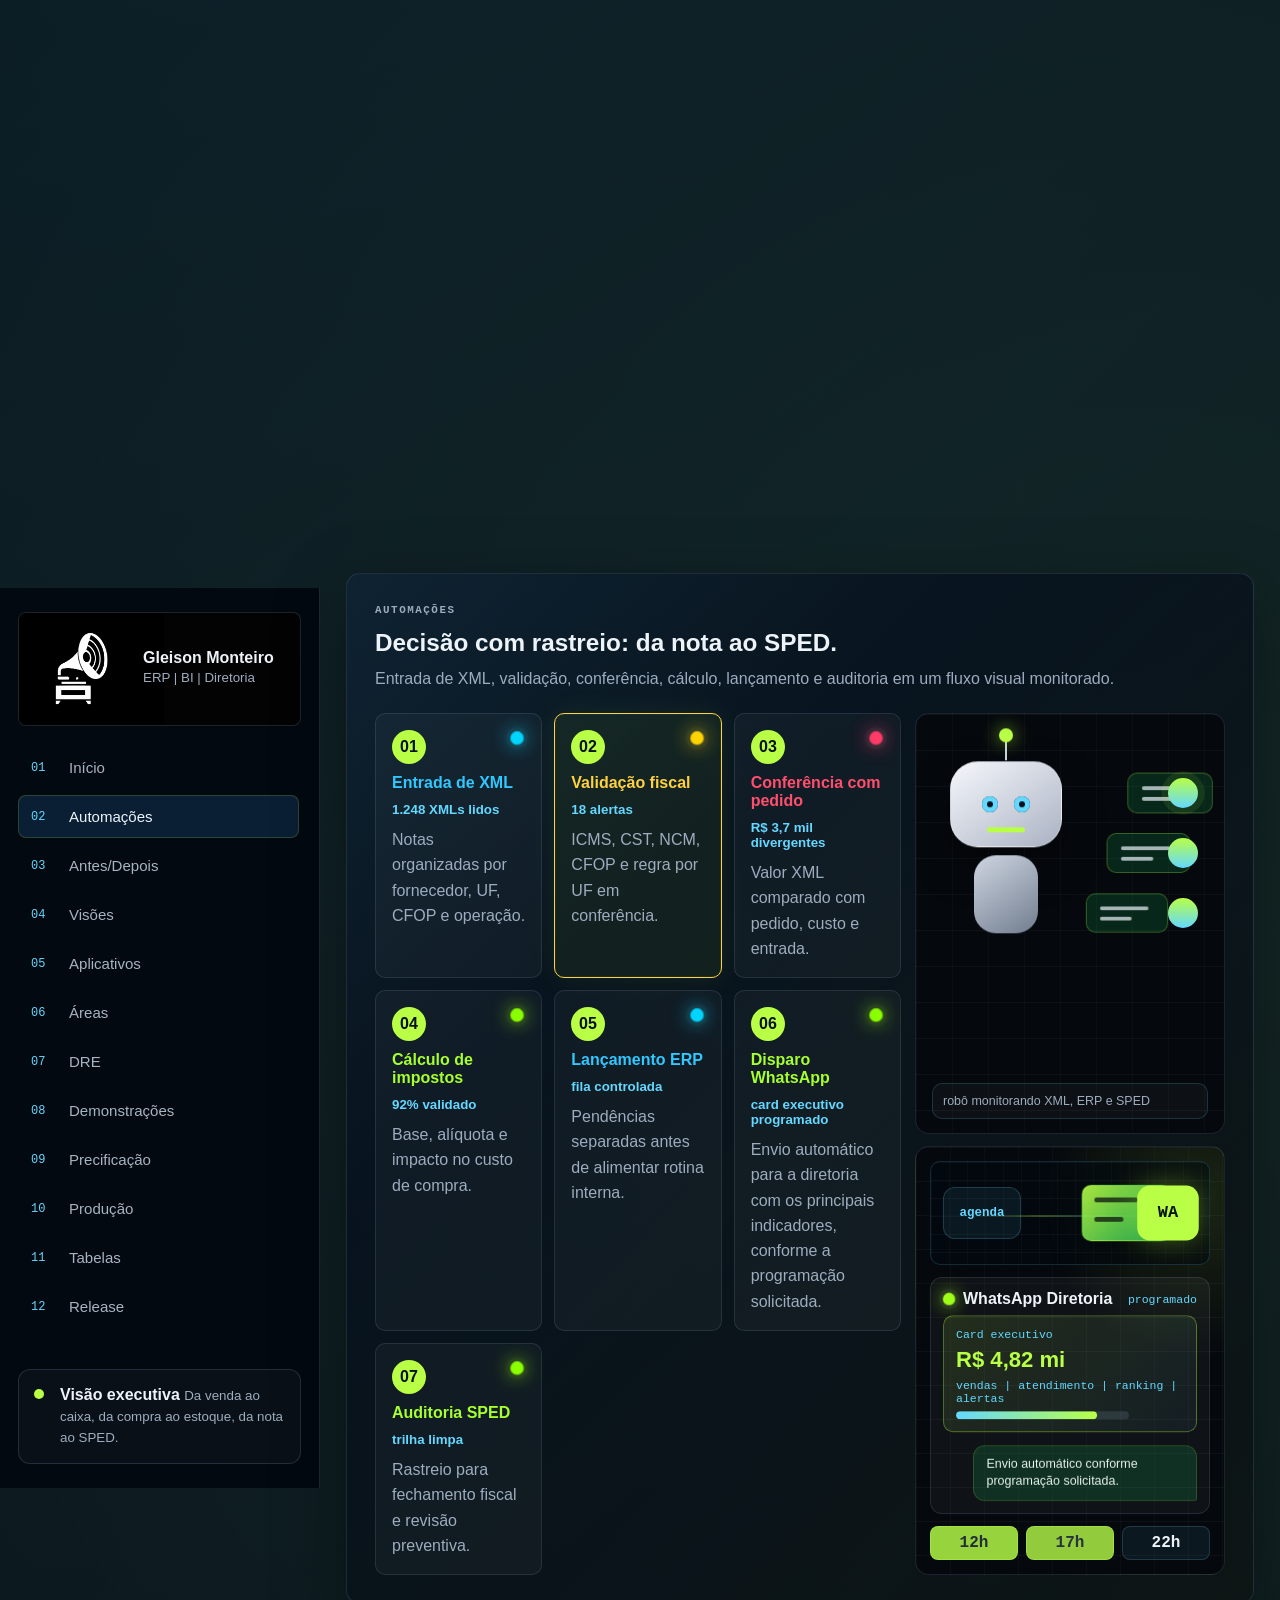
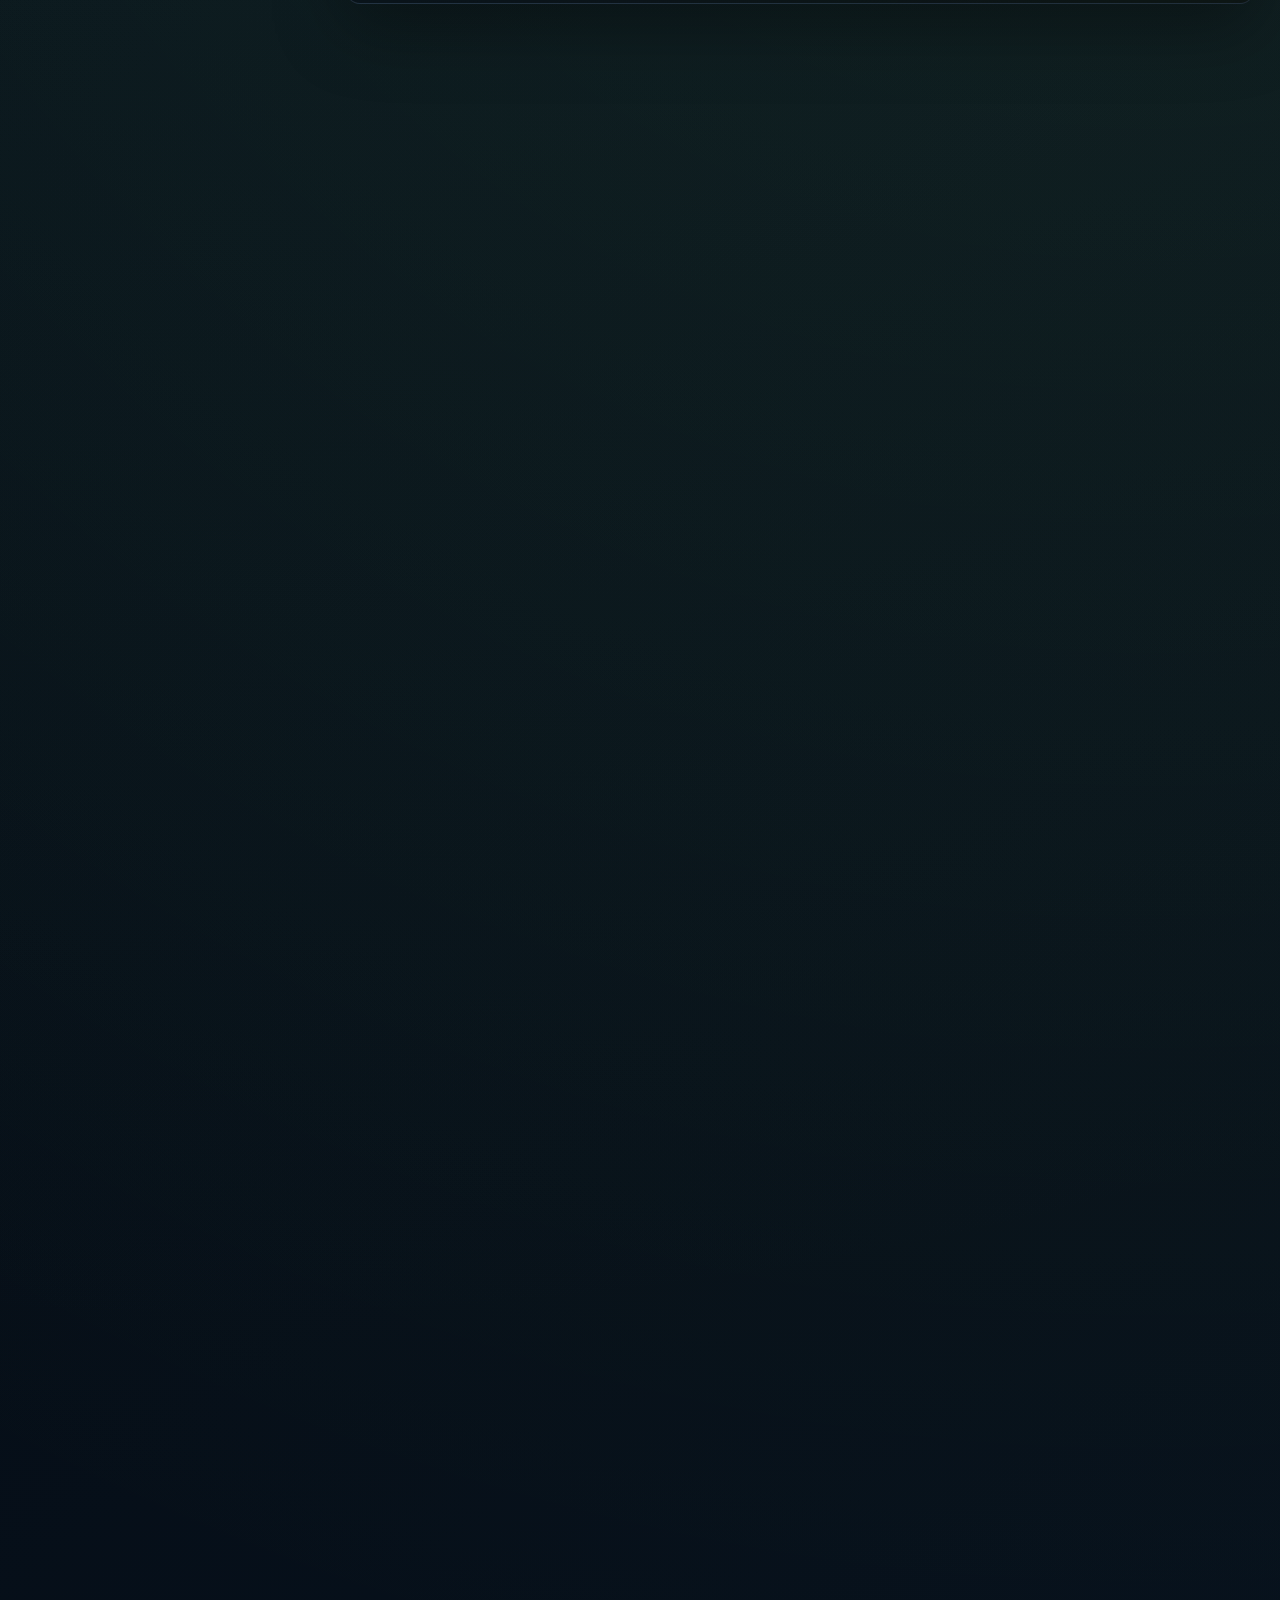
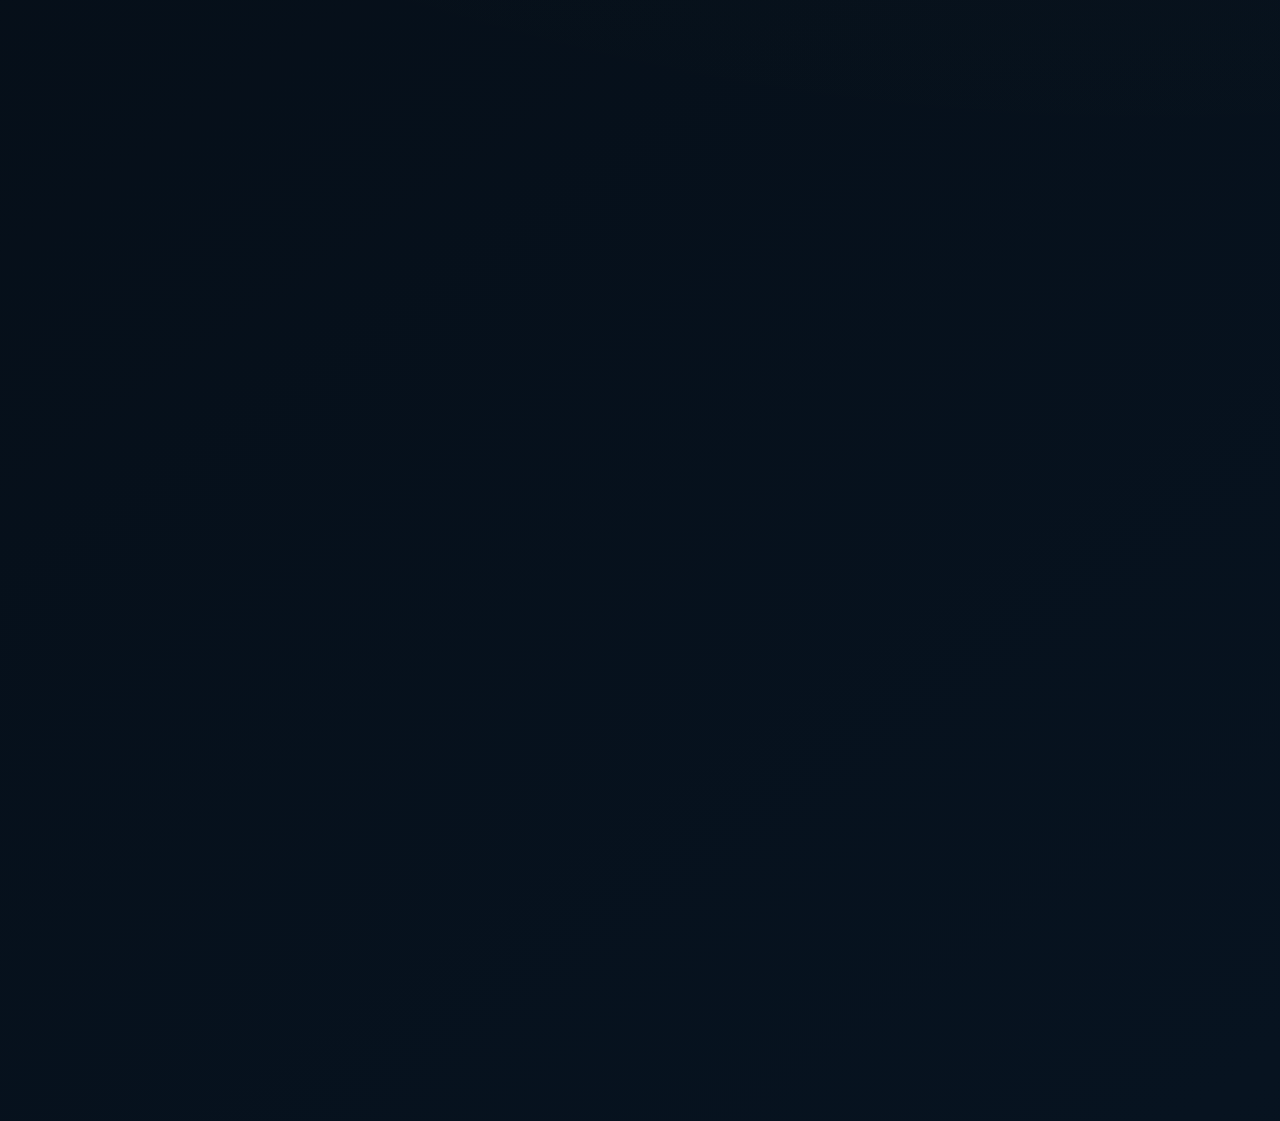
<file: automacoes.html>
<!DOCTYPE html>
<html lang="pt-BR">
<head>
  <meta charset="UTF-8">
  <meta name="viewport" content="width=device-width, initial-scale=1.0">
  <title>Automação | Gleison Monteiro</title>
  <meta name="description" content="Acesso direto aos fluxos visuais de automação do portfólio profissional.">
  <meta http-equiv="refresh" content="0; url=./index.html#automacoes">
  <link rel="canonical" href="./index.html#automacoes">
  <link rel="stylesheet" href="./styles.css">
</head>
<body>
  <main class="main-content">
    <section class="section-panel contact-section">
      <div class="contact-copy">
        <p class="eyebrow">Automação</p>
        <h1>Redirecionando para os fluxos visuais.</h1>
        <p>Se o redirecionamento não acontecer automaticamente, acesse a área principal.</p>
      </div>
      <a class="primary-button" href="./index.html#automacoes">Abrir automação</a>
    </section>
  </main>
</body>
</html>
</file>
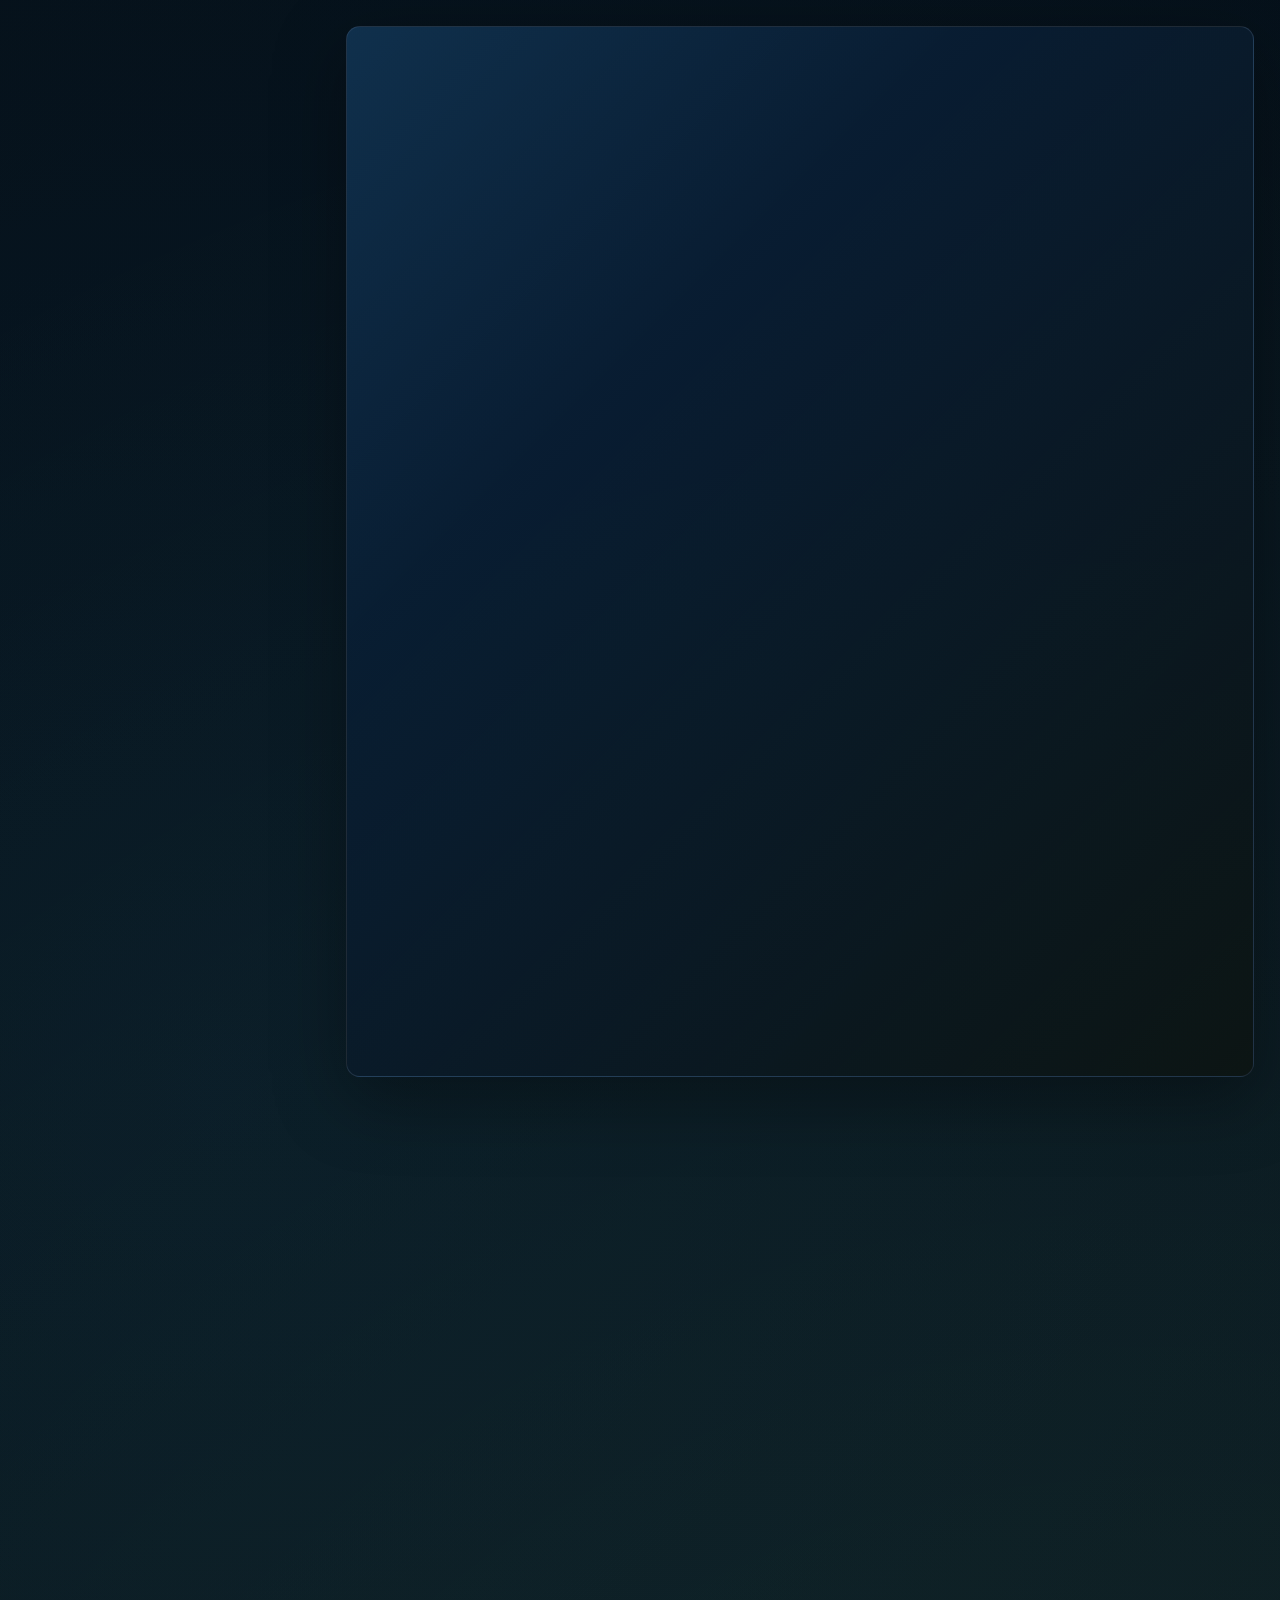
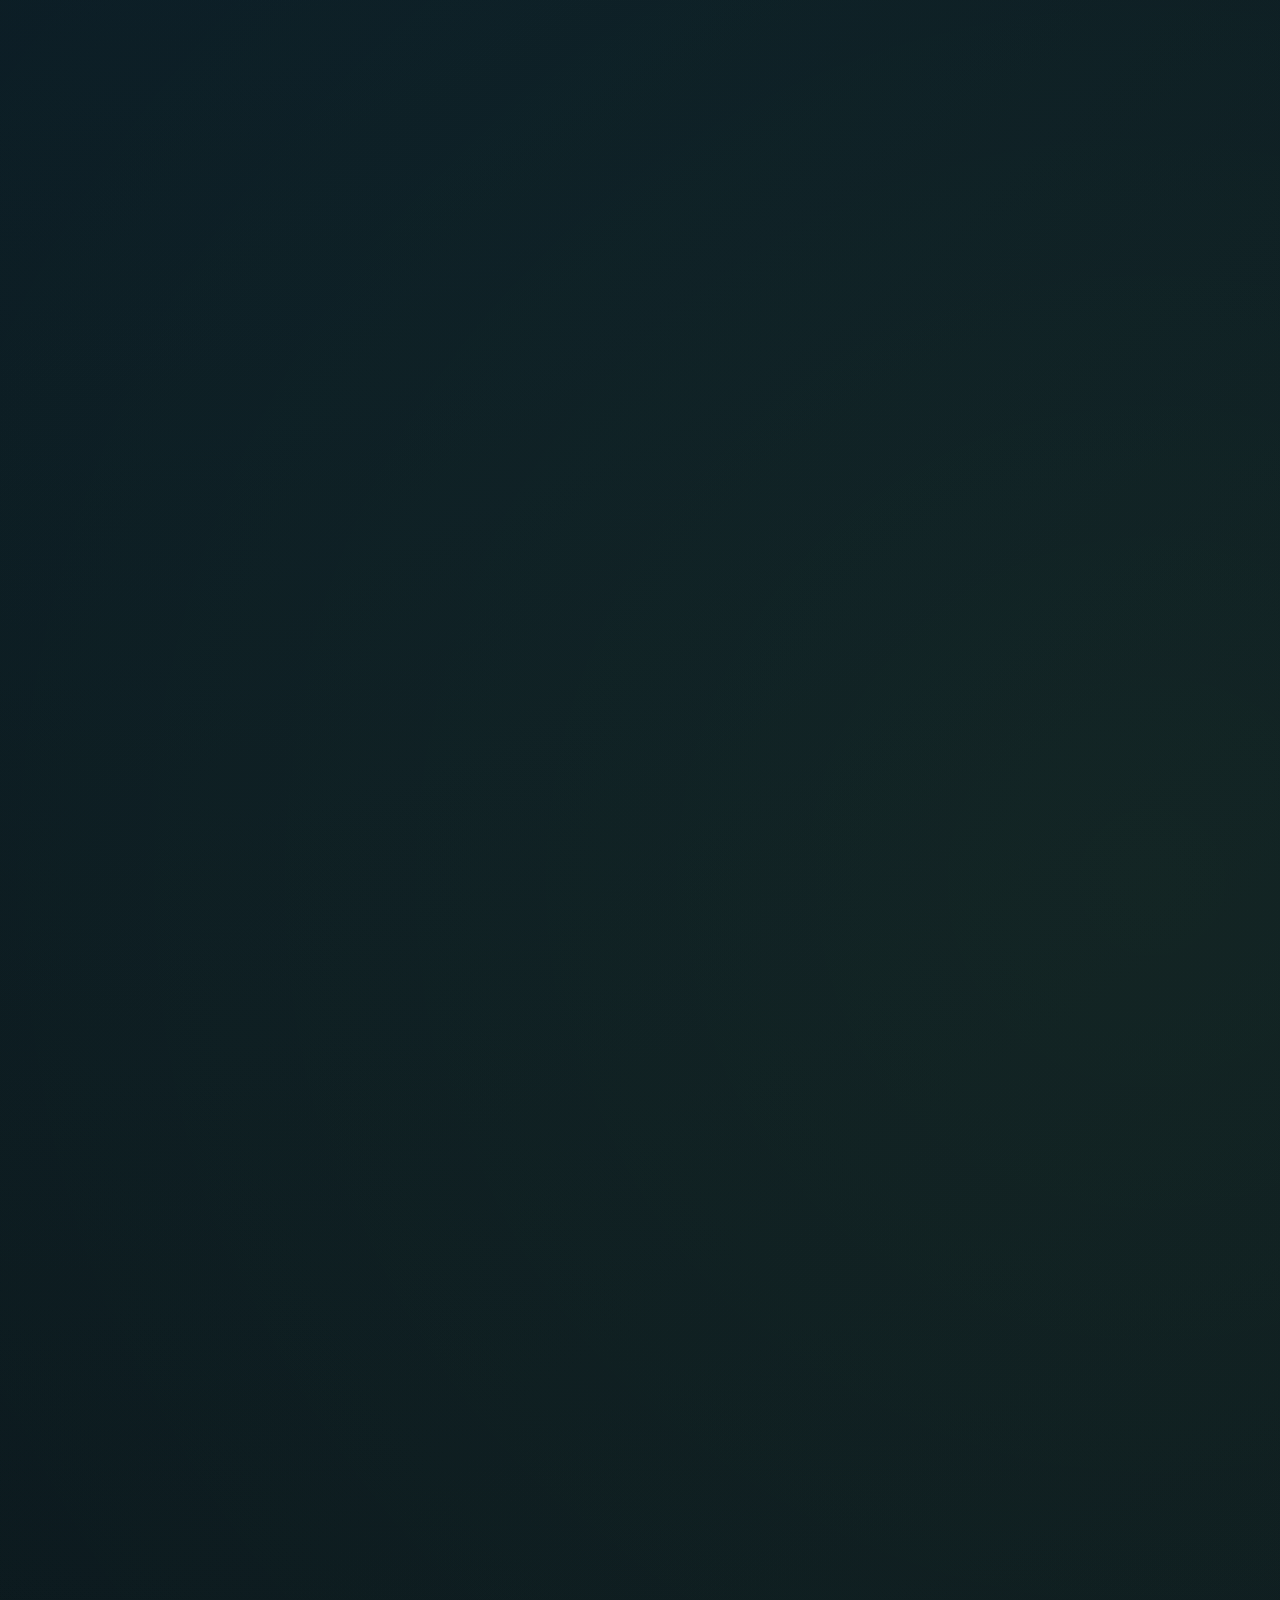
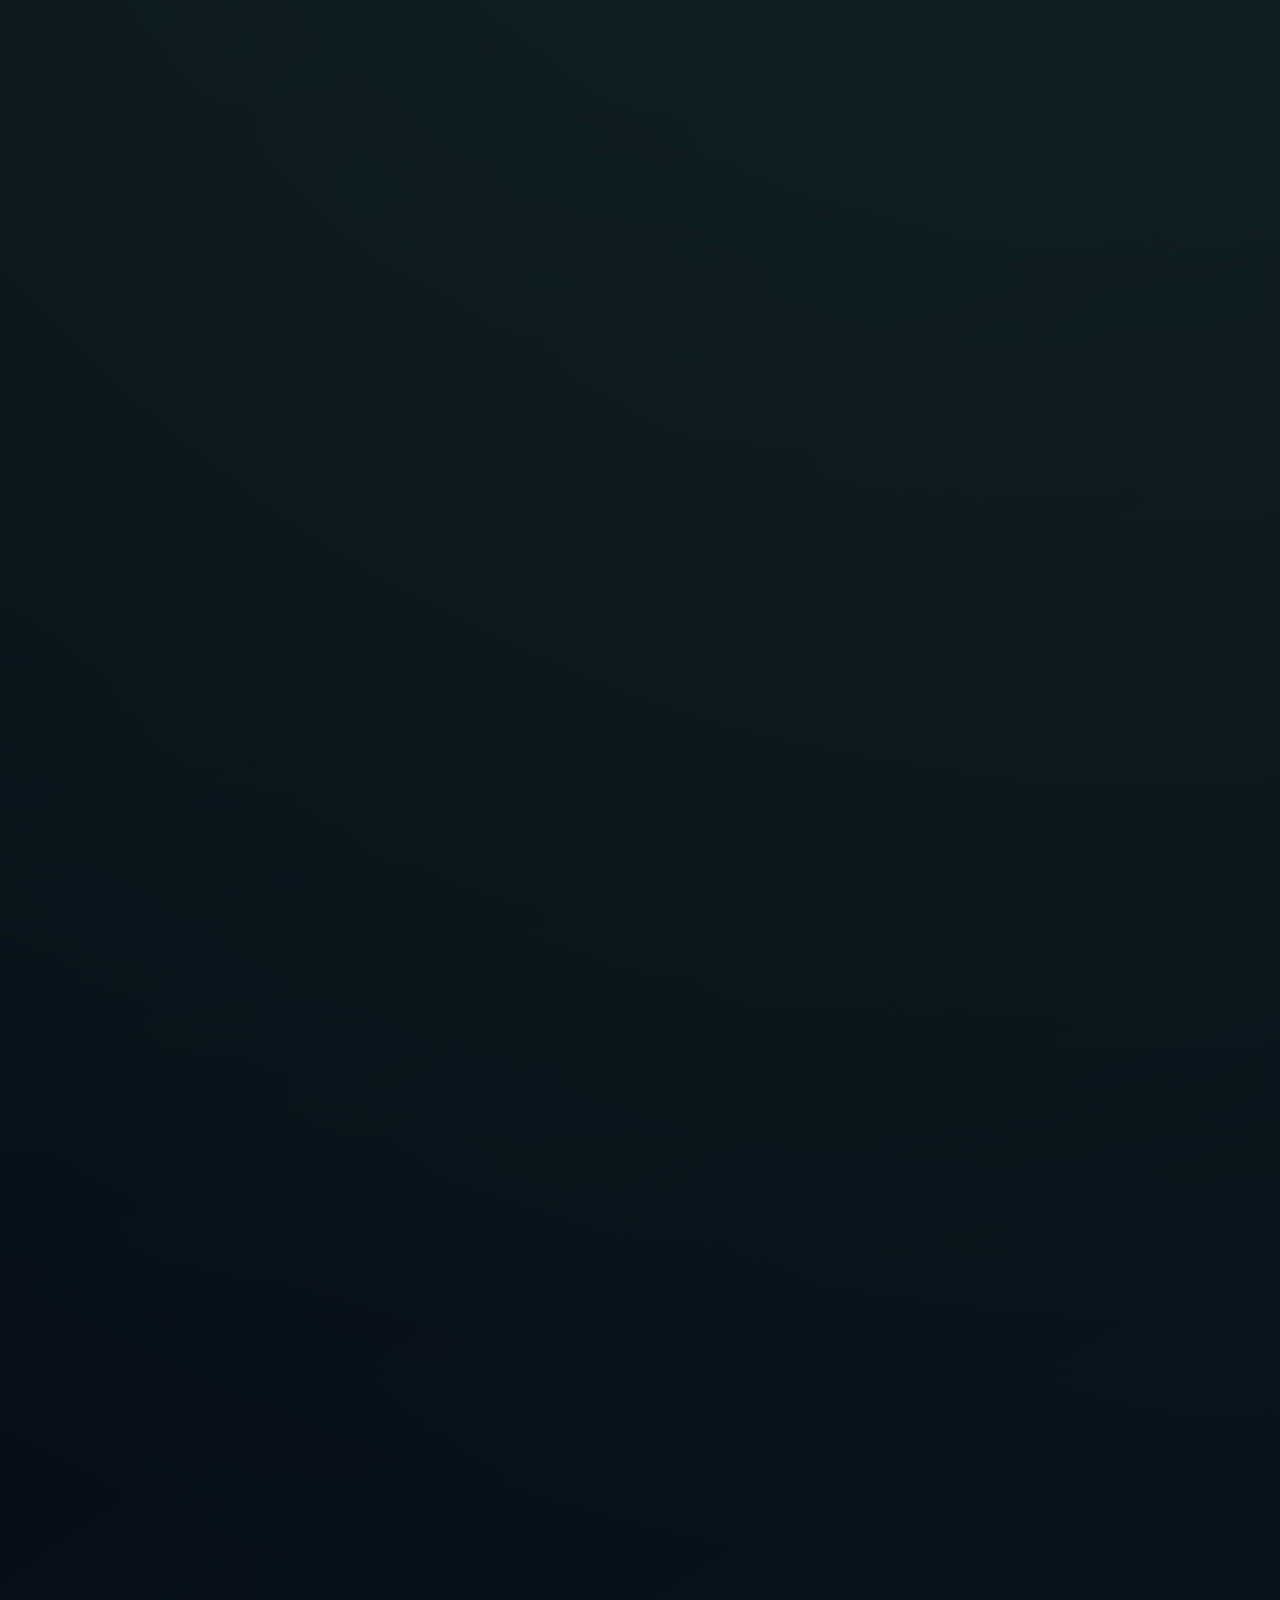
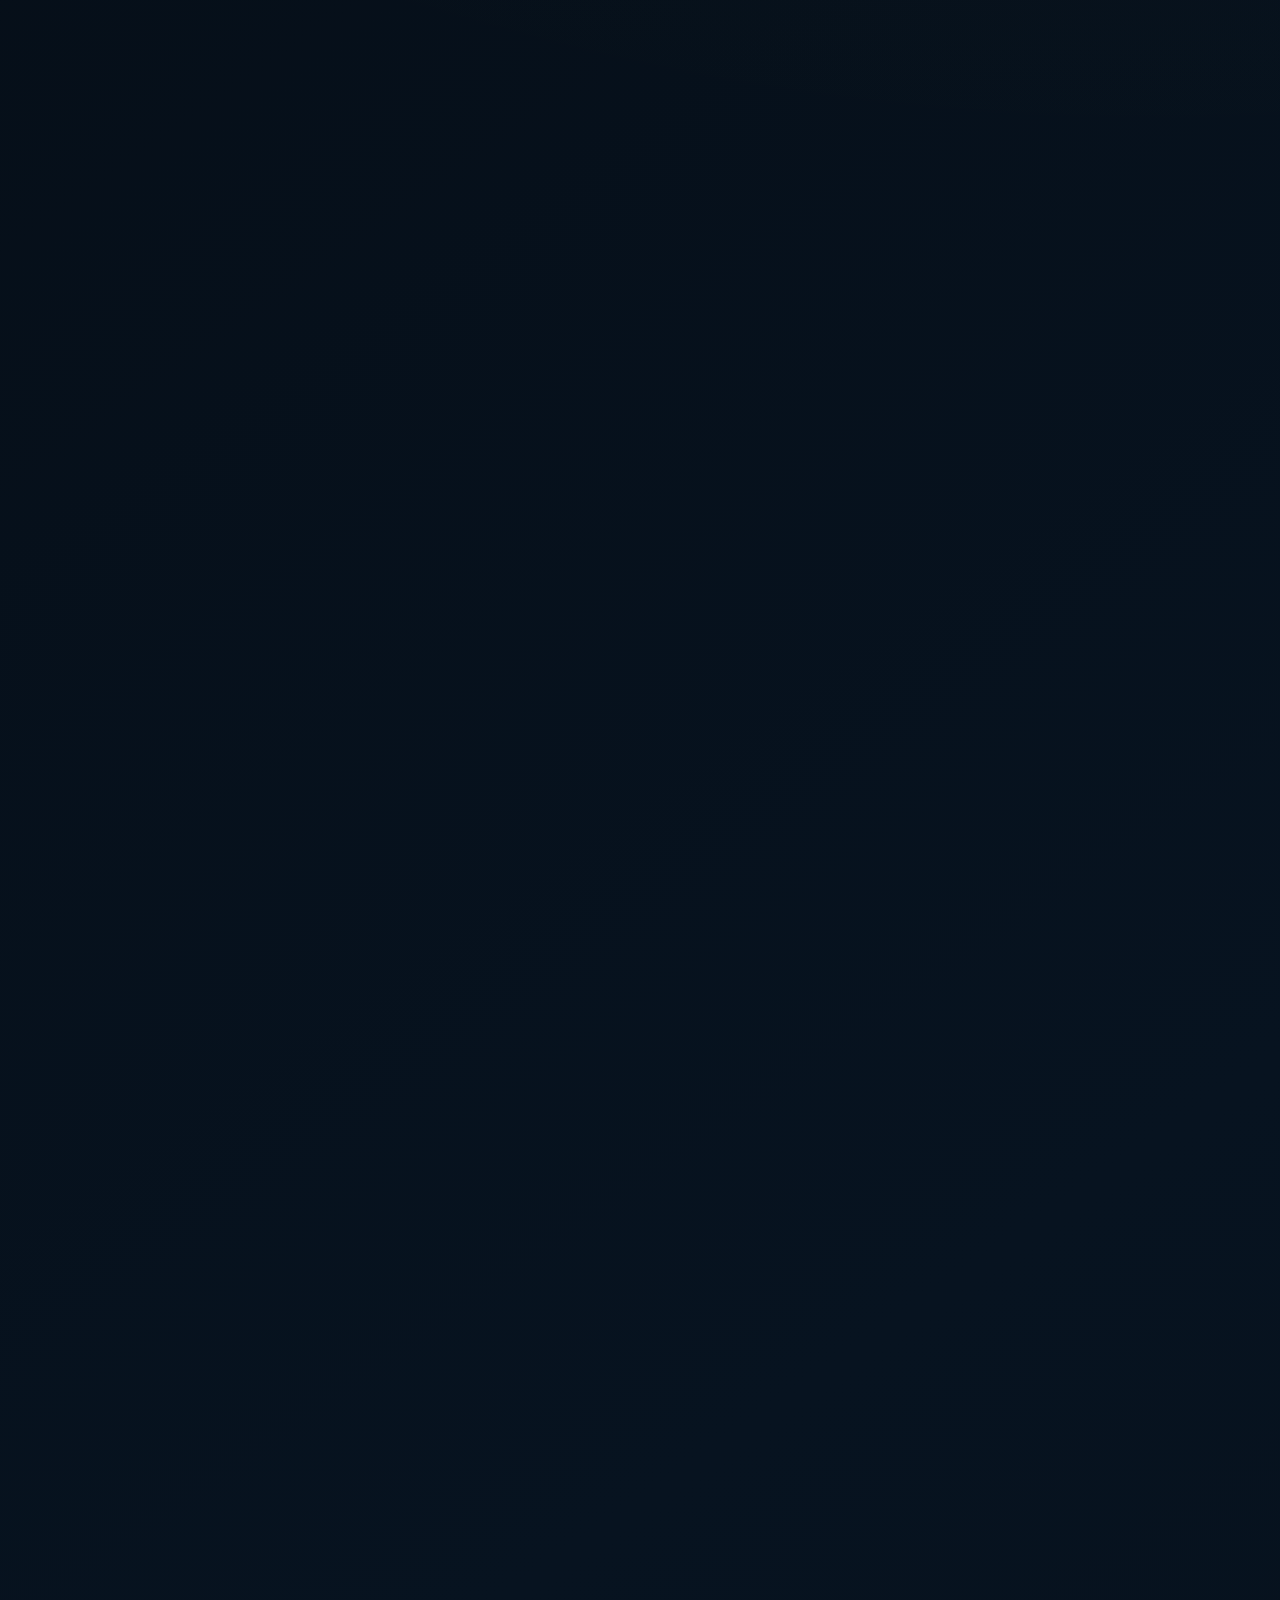
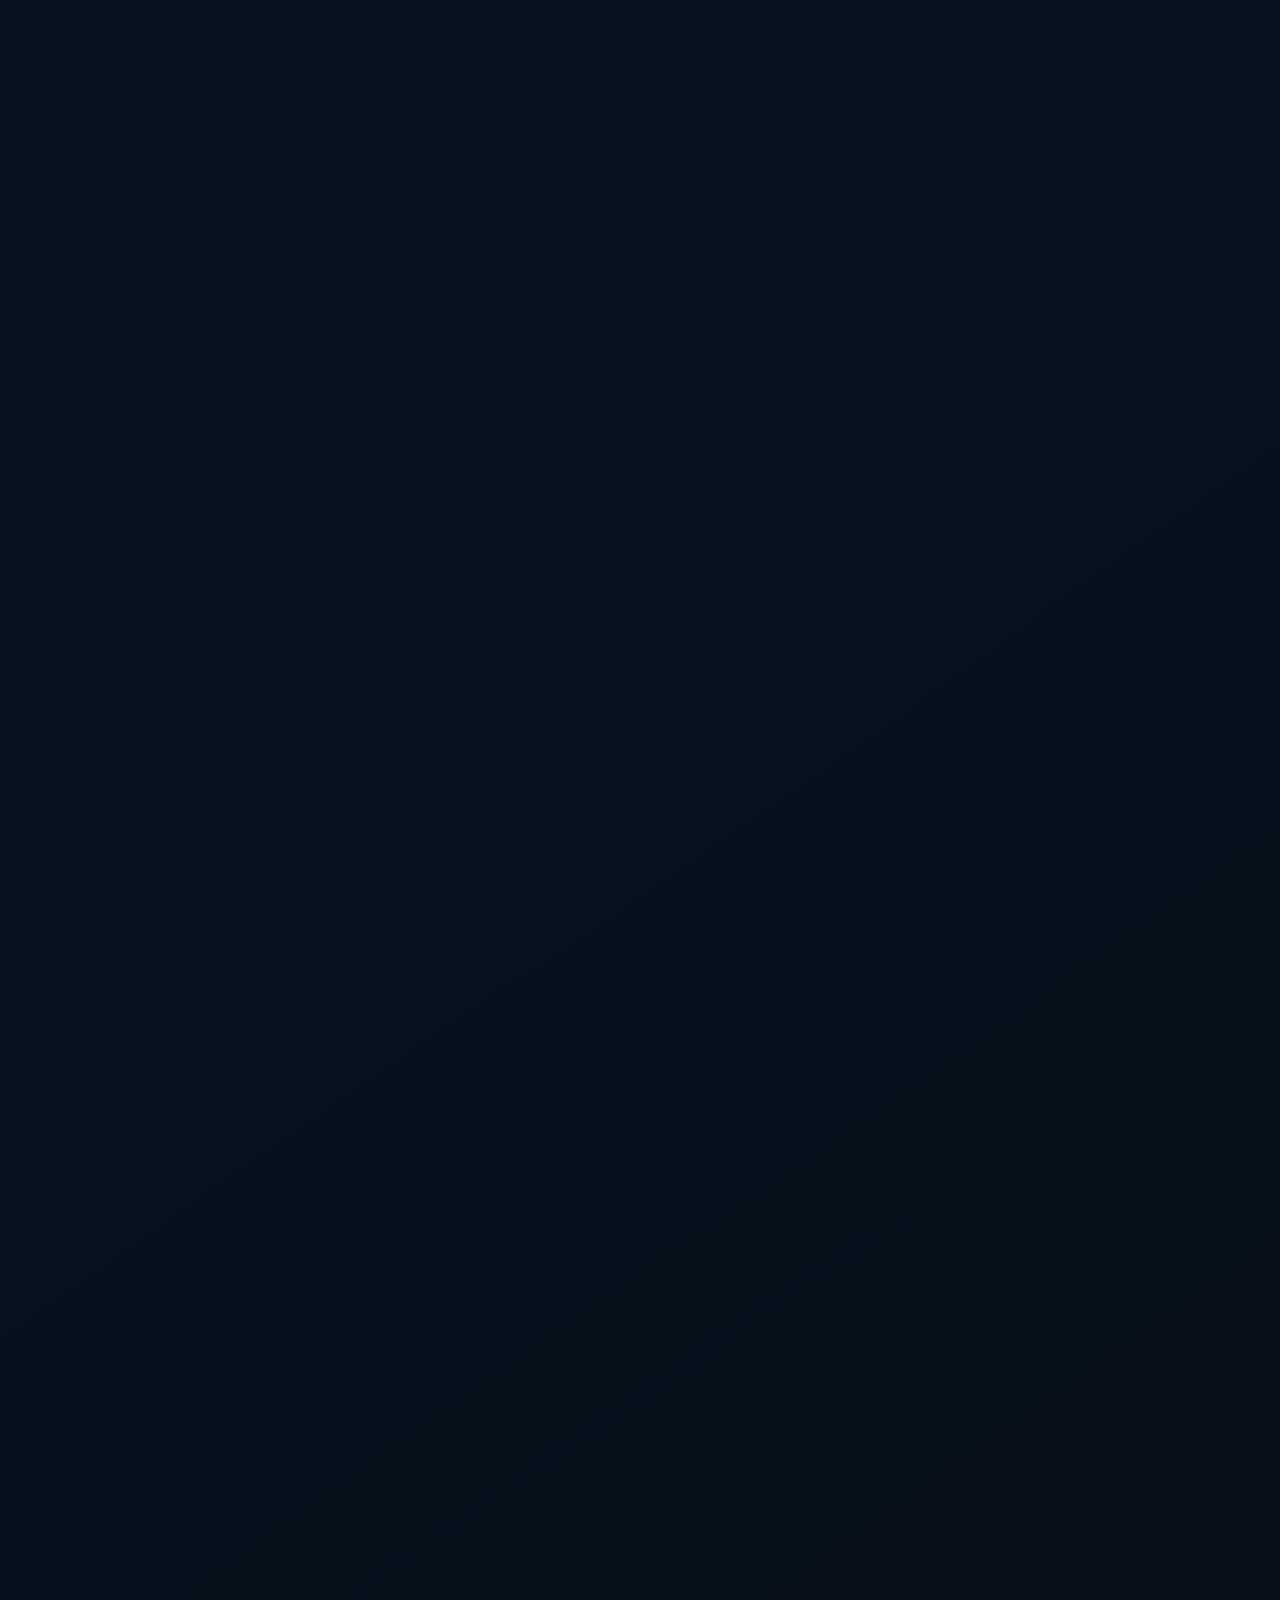
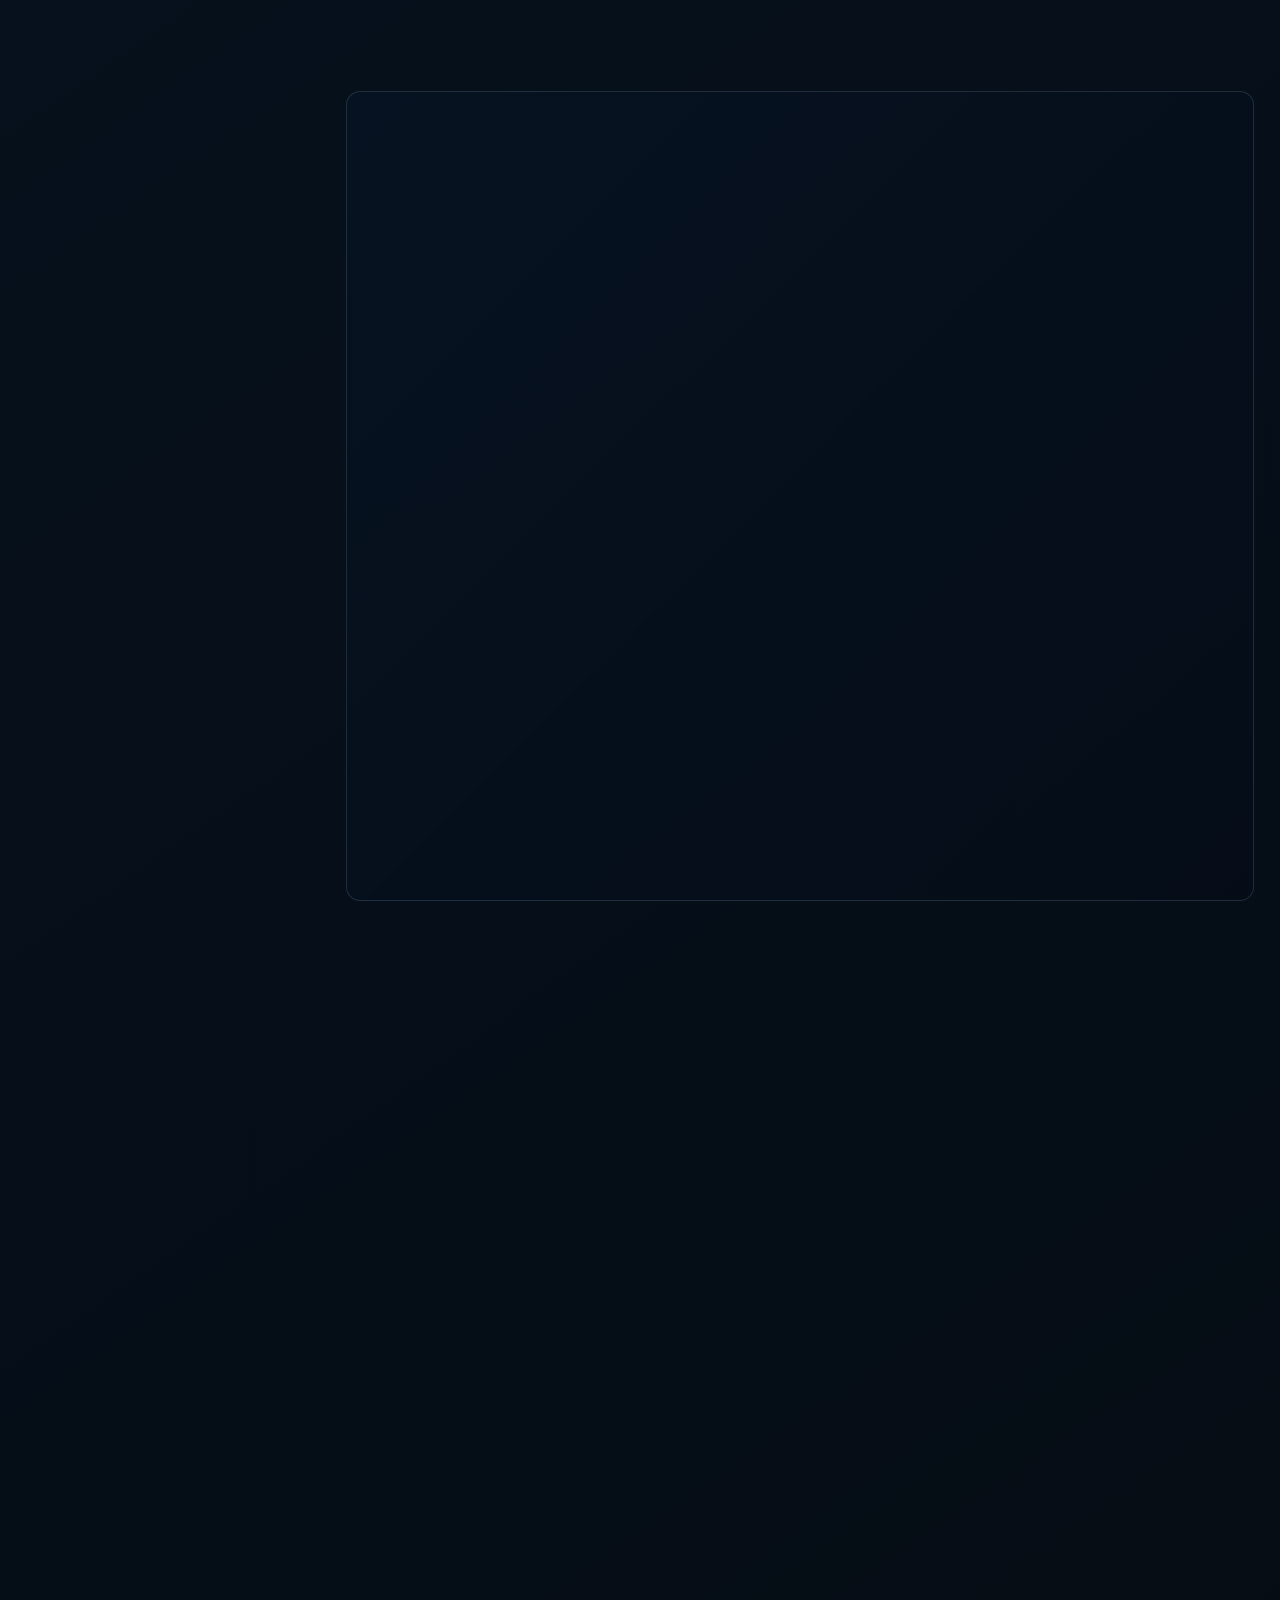
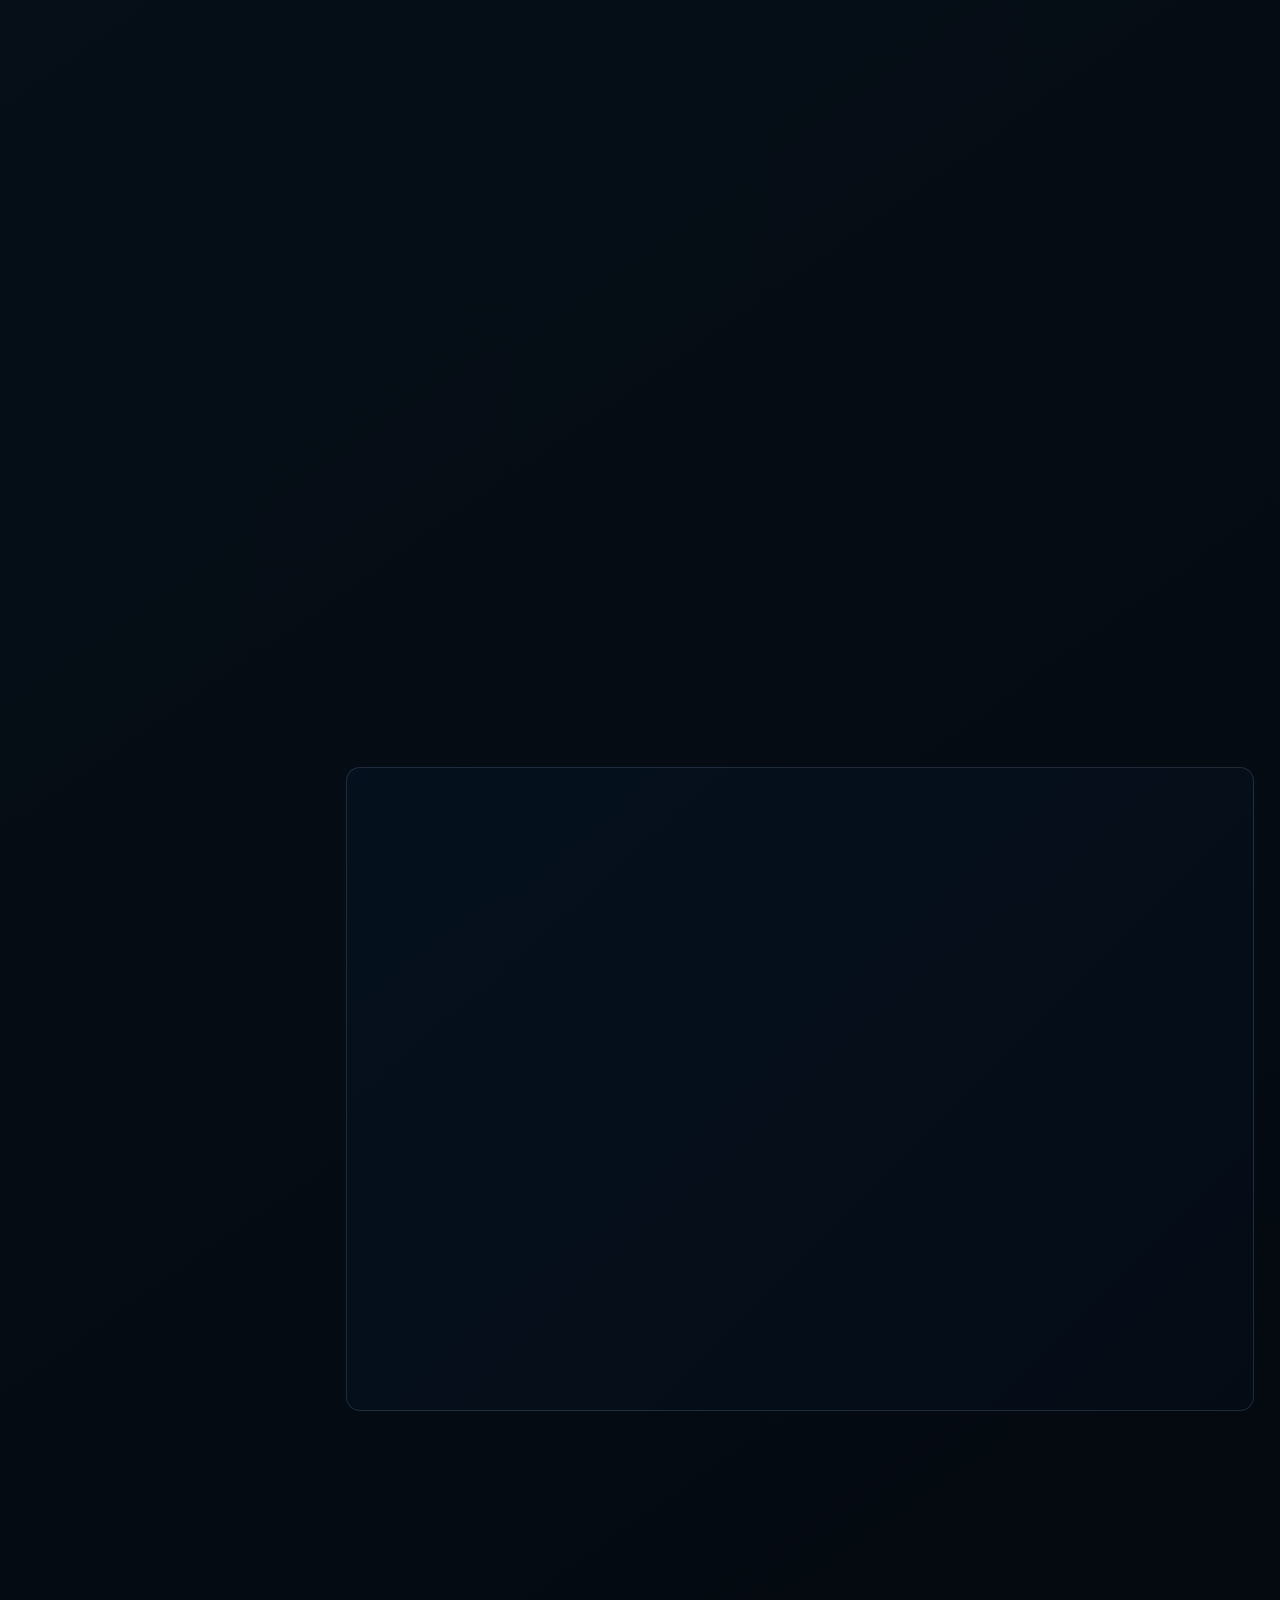
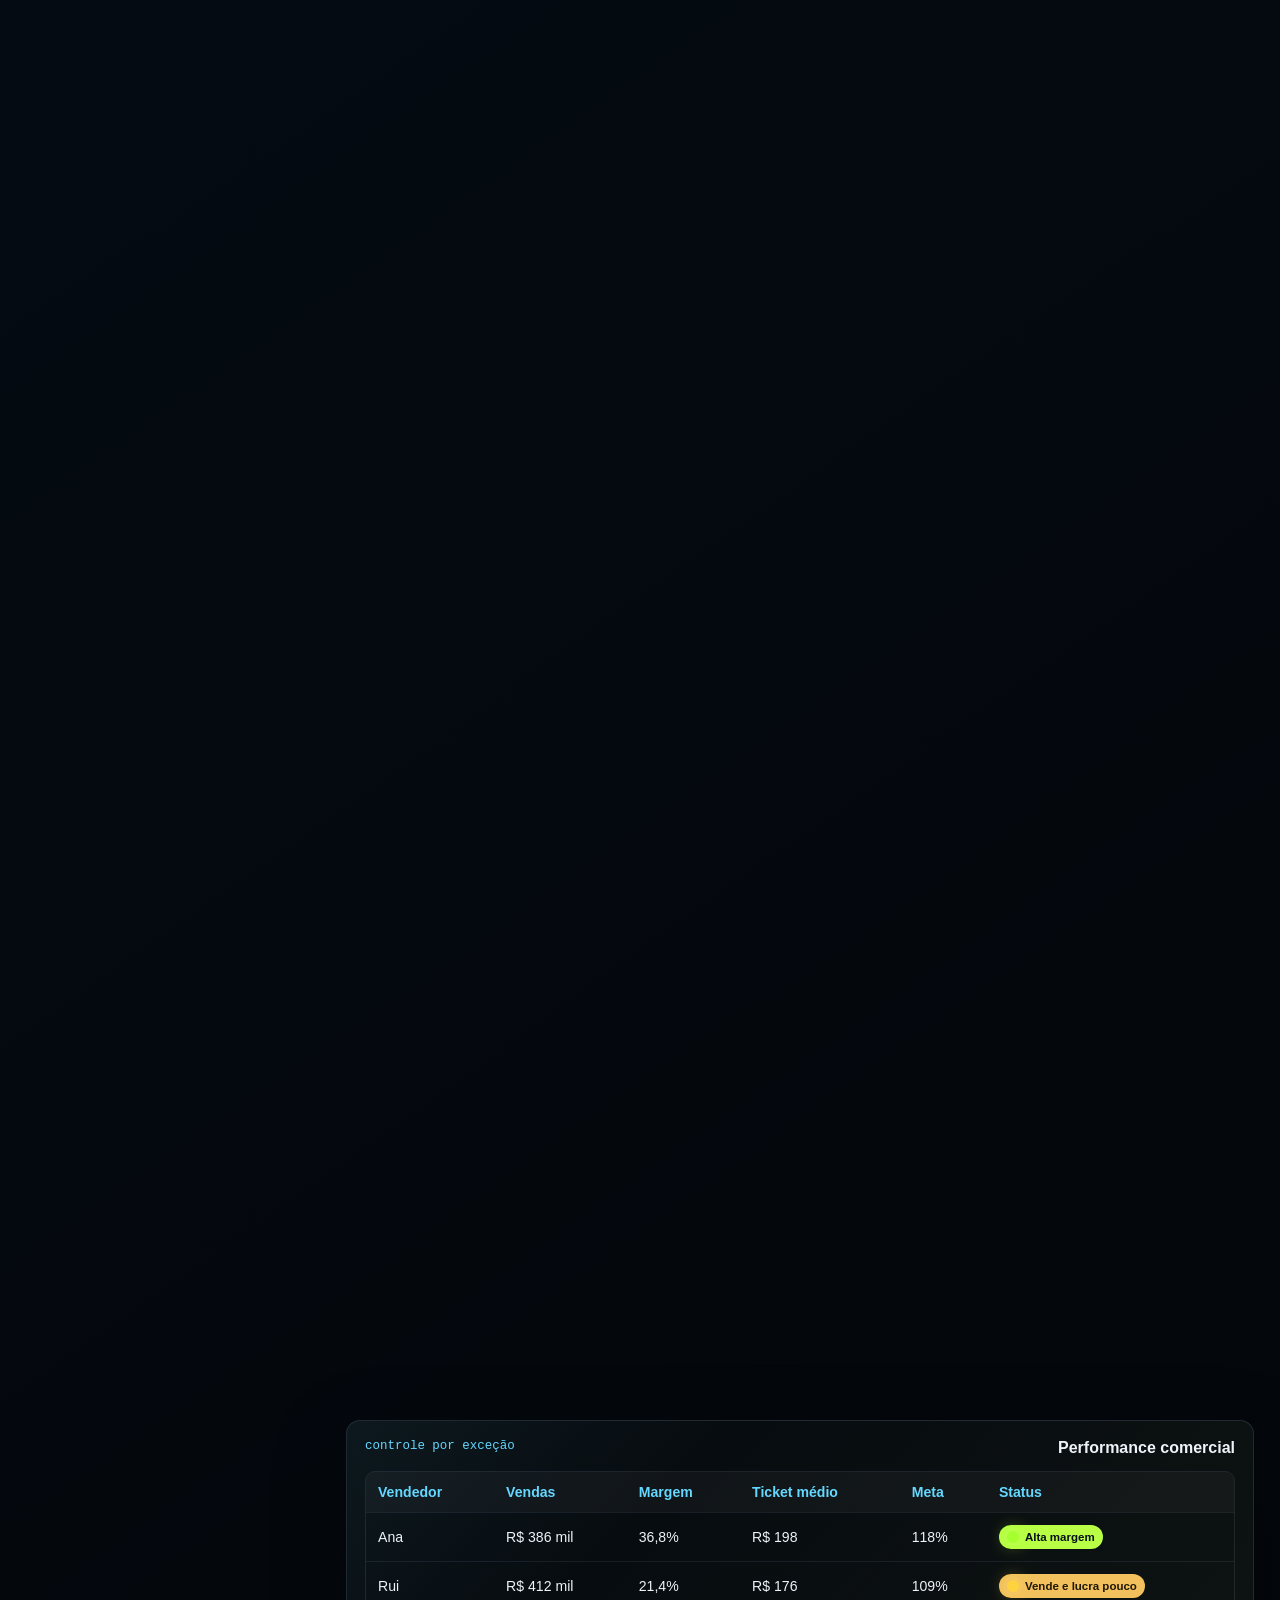
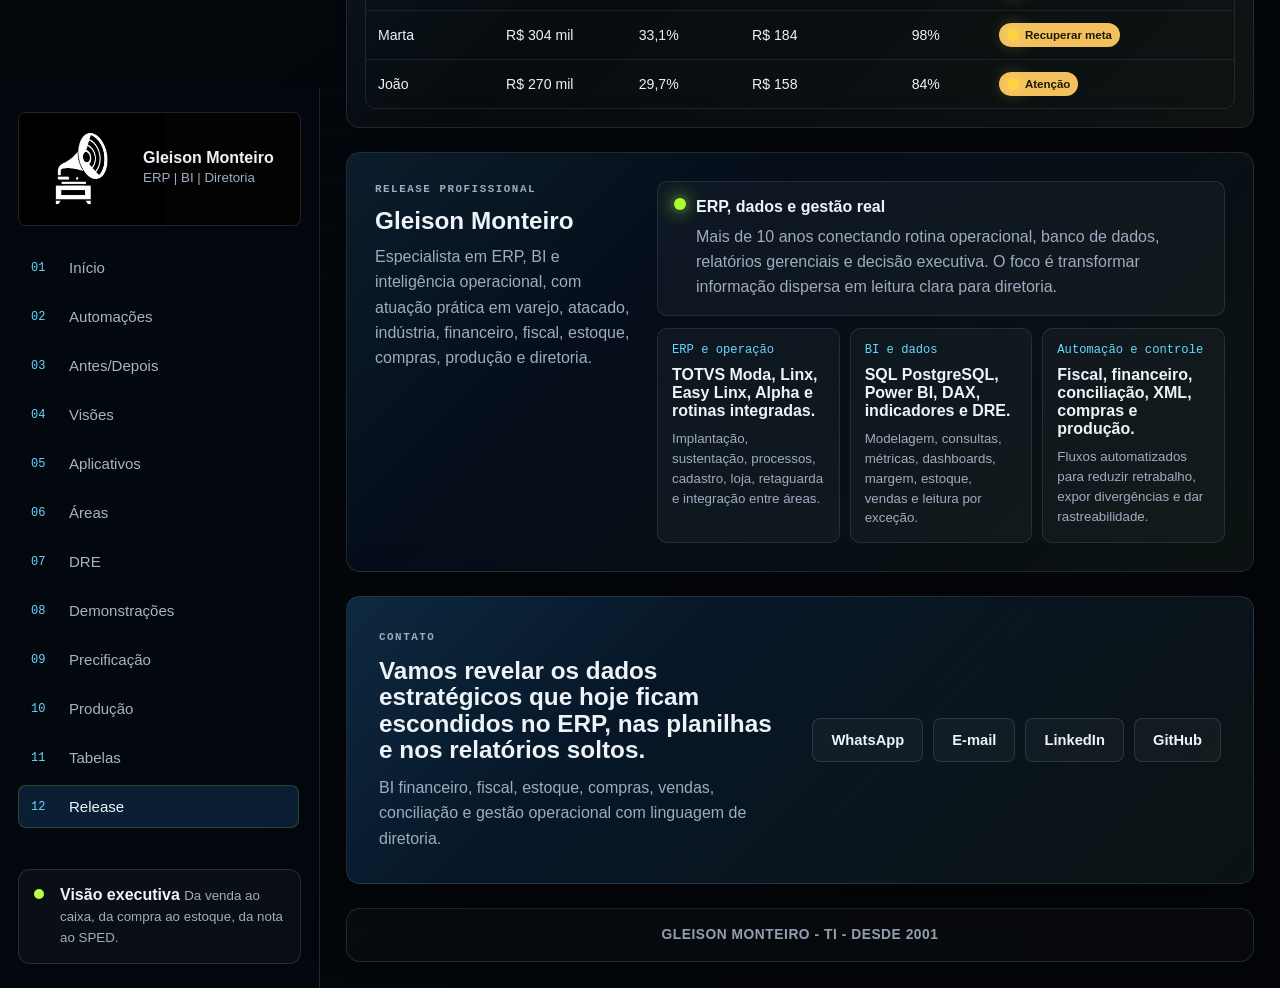
<file: contato.html>
<!DOCTYPE html>
<html lang="pt-BR">
<head>
  <meta charset="UTF-8">
  <meta name="viewport" content="width=device-width, initial-scale=1.0">
  <title>Contato | Gleison Monteiro</title>
  <meta name="description" content="Acesso direto aos canais de contato do portfólio profissional de Gleison Monteiro.">
  <meta http-equiv="refresh" content="0; url=./index.html#contato">
  <link rel="canonical" href="./index.html#contato">
  <link rel="stylesheet" href="./styles.css">
</head>
<body>
  <main class="main-content">
    <section class="section-panel contact-section">
      <div class="contact-copy">
        <p class="eyebrow">Contato</p>
        <h1>Redirecionando para os canais de contato.</h1>
        <p>Se o redirecionamento não acontecer automaticamente, acesse a área principal.</p>
      </div>
      <a class="primary-button" href="./index.html#contato">Abrir contato</a>
    </section>
  </main>
</body>
</html>
</file>
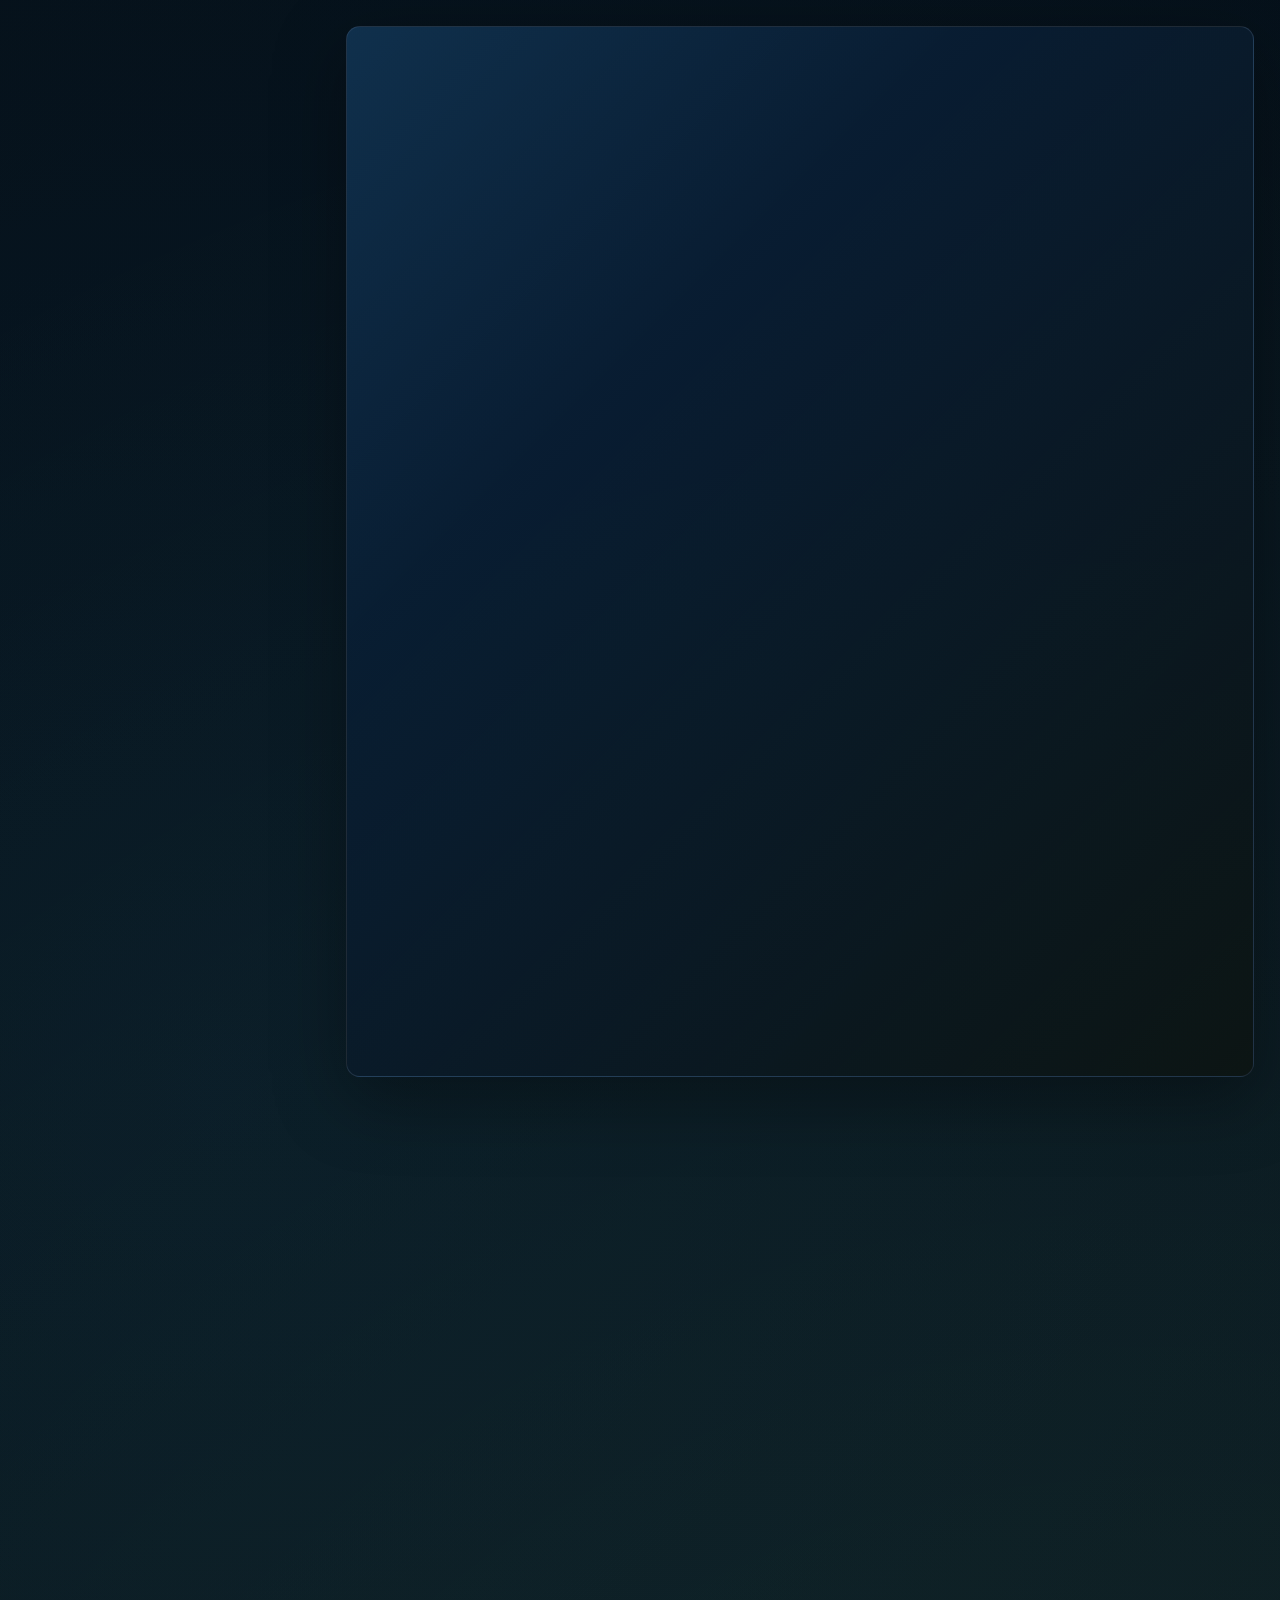
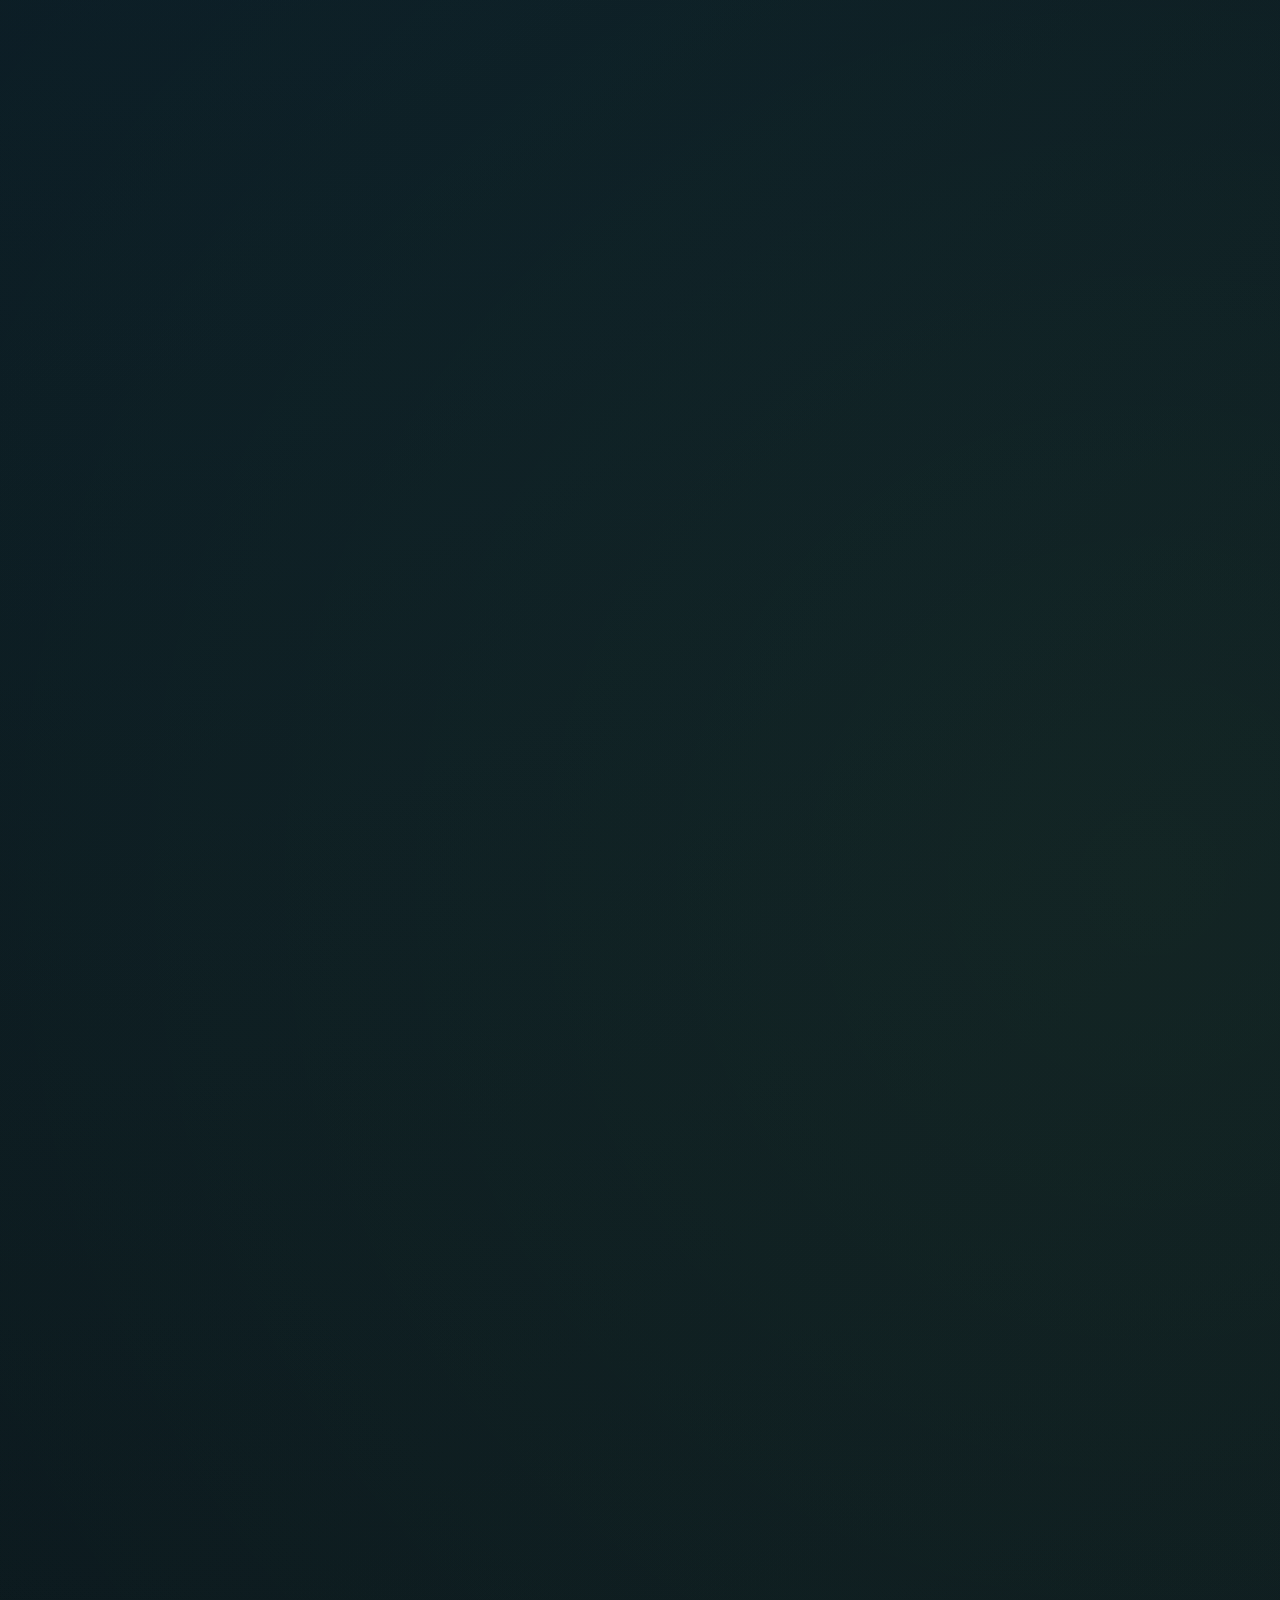
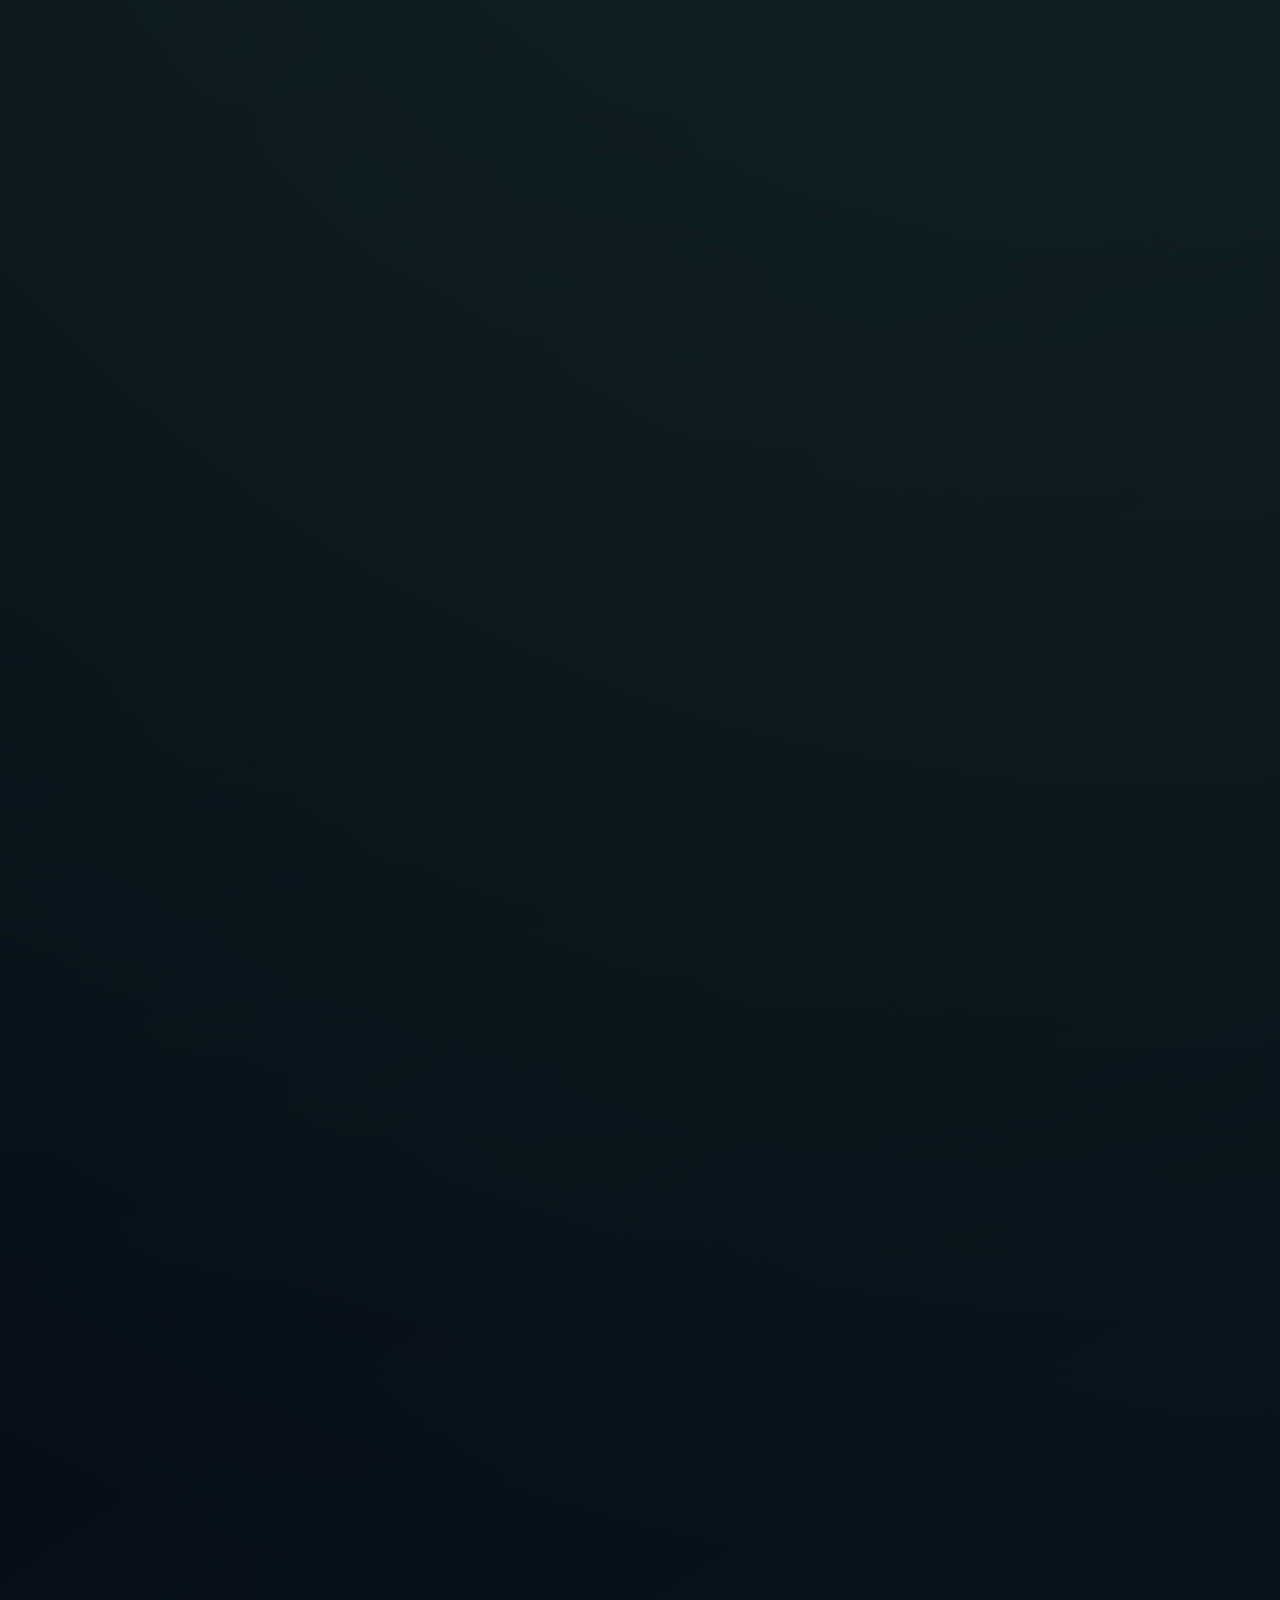
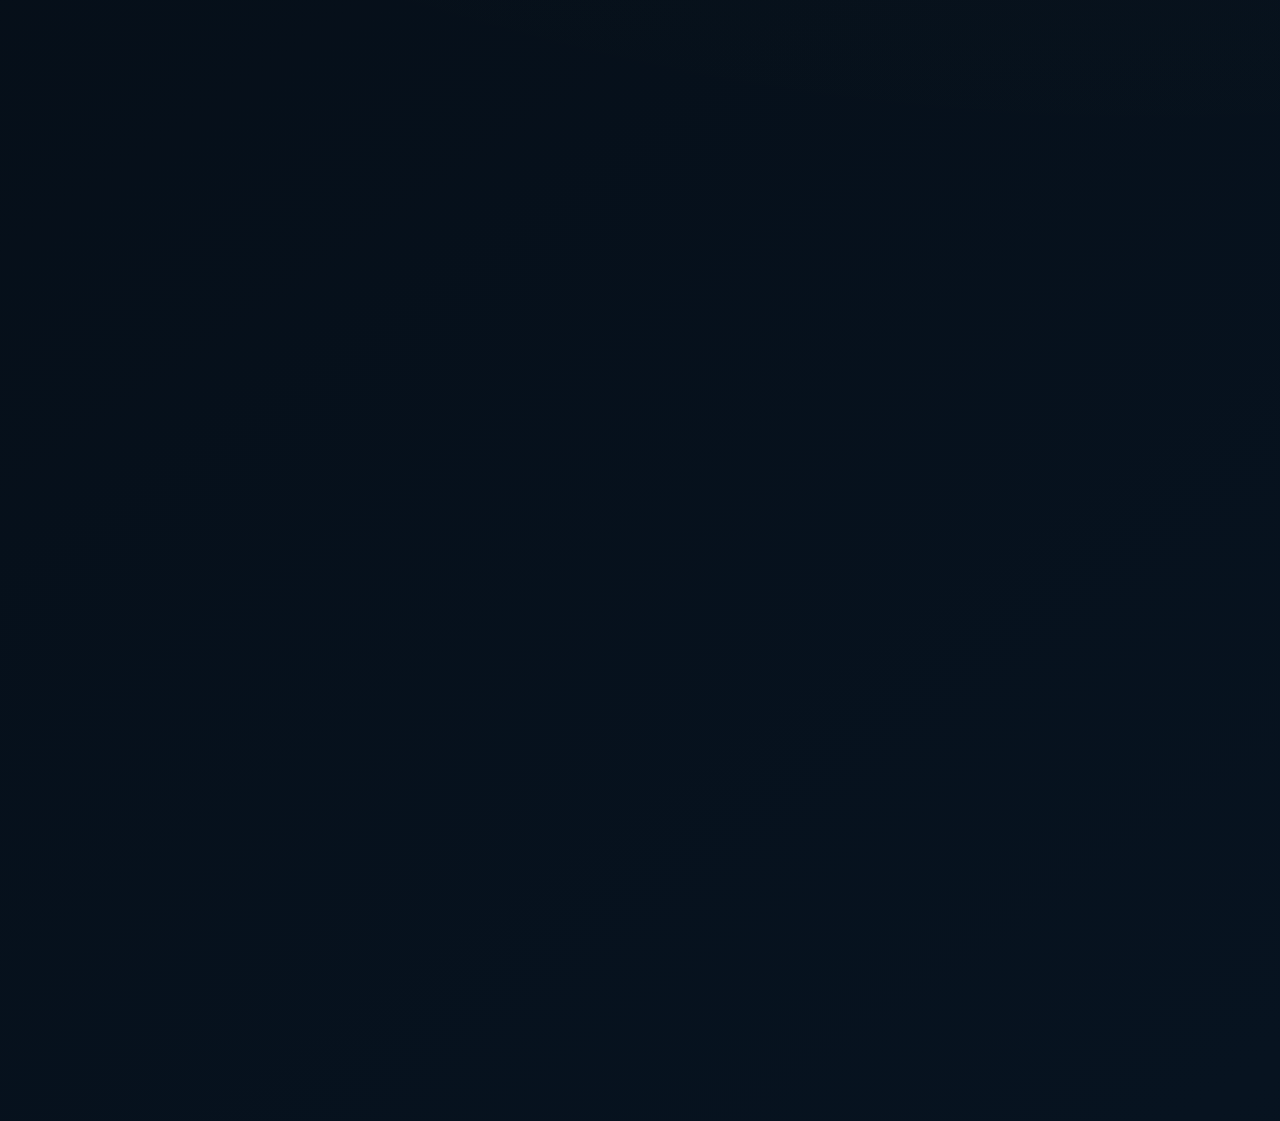
<file: dashboards.html>
<!DOCTYPE html>
<html lang="pt-BR">
<head>
  <meta charset="UTF-8">
  <meta name="viewport" content="width=device-width, initial-scale=1.0">
  <title>Dashboards | Gleison Monteiro</title>
  <meta name="description" content="Acesso direto às demonstrações de dashboards simulados do portfólio profissional de Gleison Monteiro.">
  <meta http-equiv="refresh" content="0; url=./index.html#demonstracoes">
  <link rel="canonical" href="./index.html#demonstracoes">
  <link rel="stylesheet" href="./styles.css">
</head>
<body>
  <main class="main-content">
    <section class="section-panel contact-section">
      <div class="contact-copy">
        <p class="eyebrow">Dashboards</p>
        <h1>Redirecionando para as demonstrações de painéis.</h1>
        <p>Se o redirecionamento não acontecer automaticamente, acesse a área principal.</p>
      </div>
      <a class="primary-button" href="./index.html#demonstracoes">Abrir dashboards</a>
    </section>
  </main>
</body>
</html>
</file>
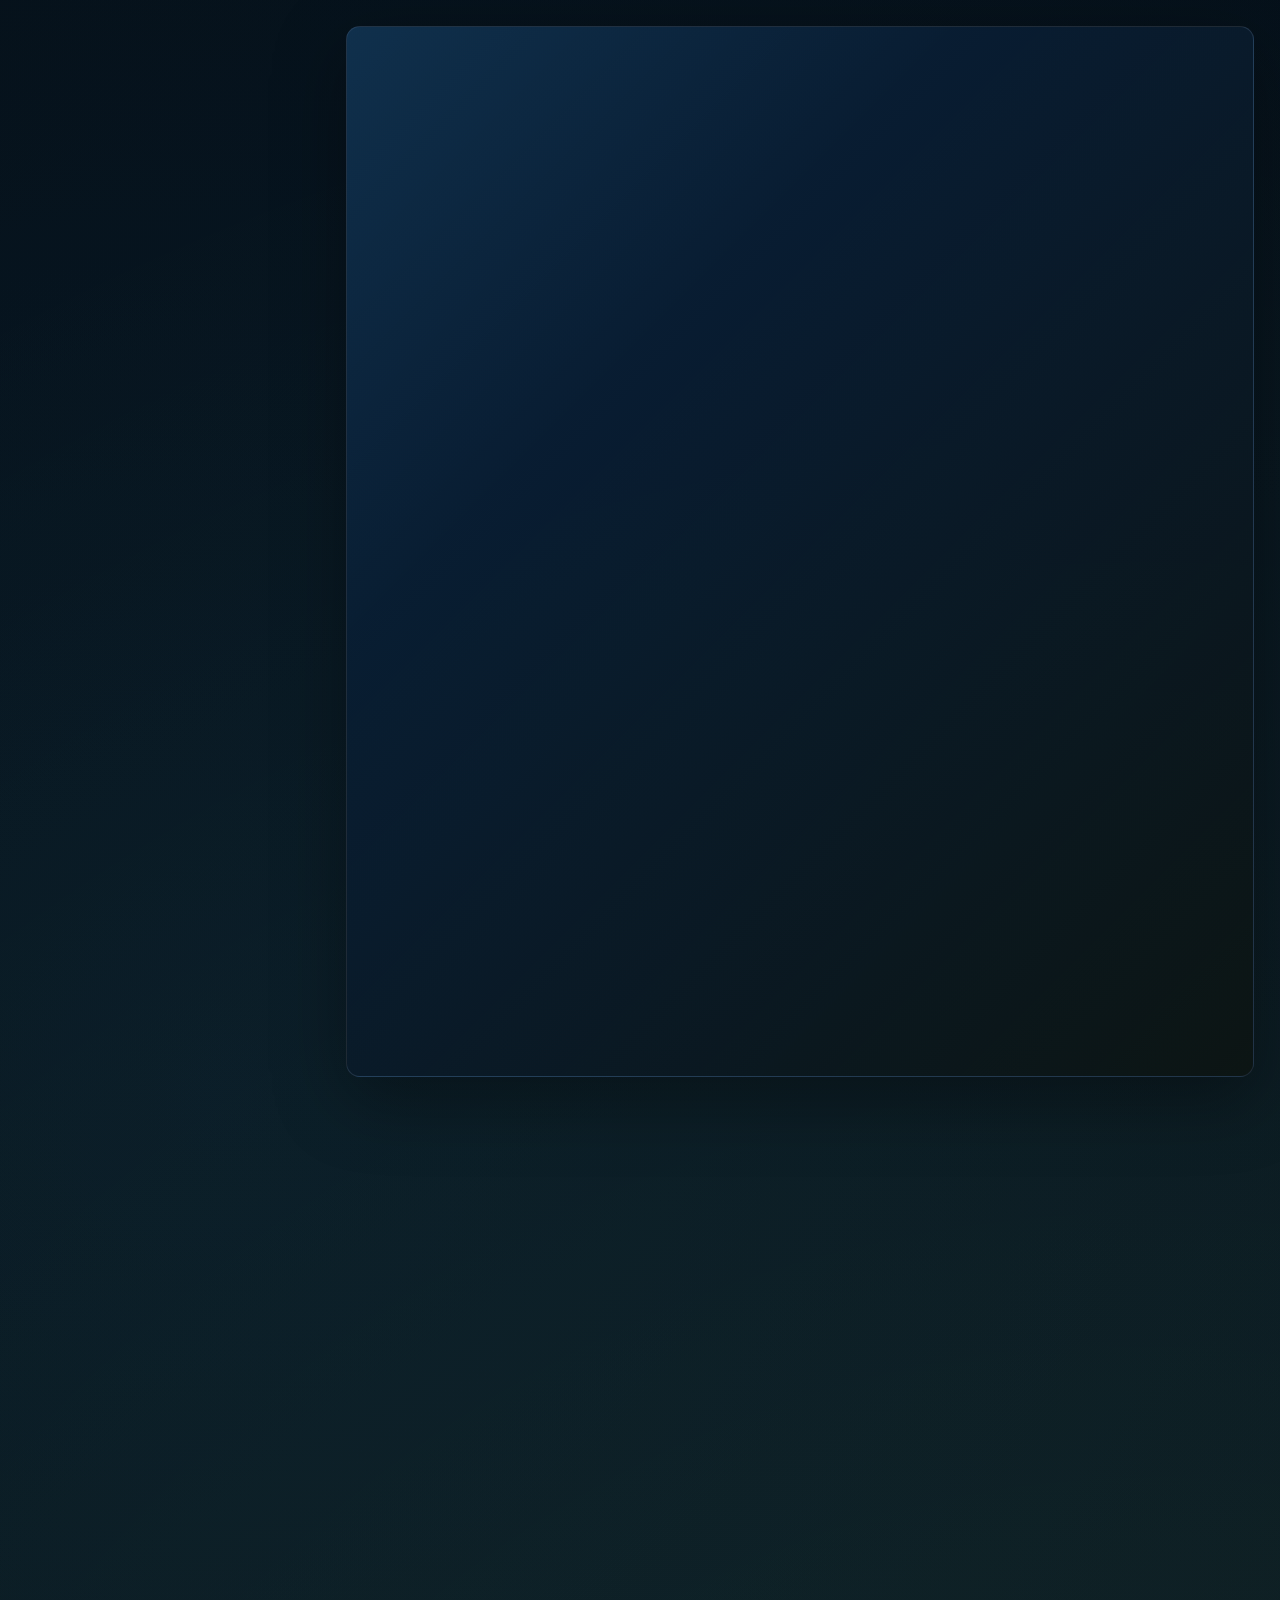
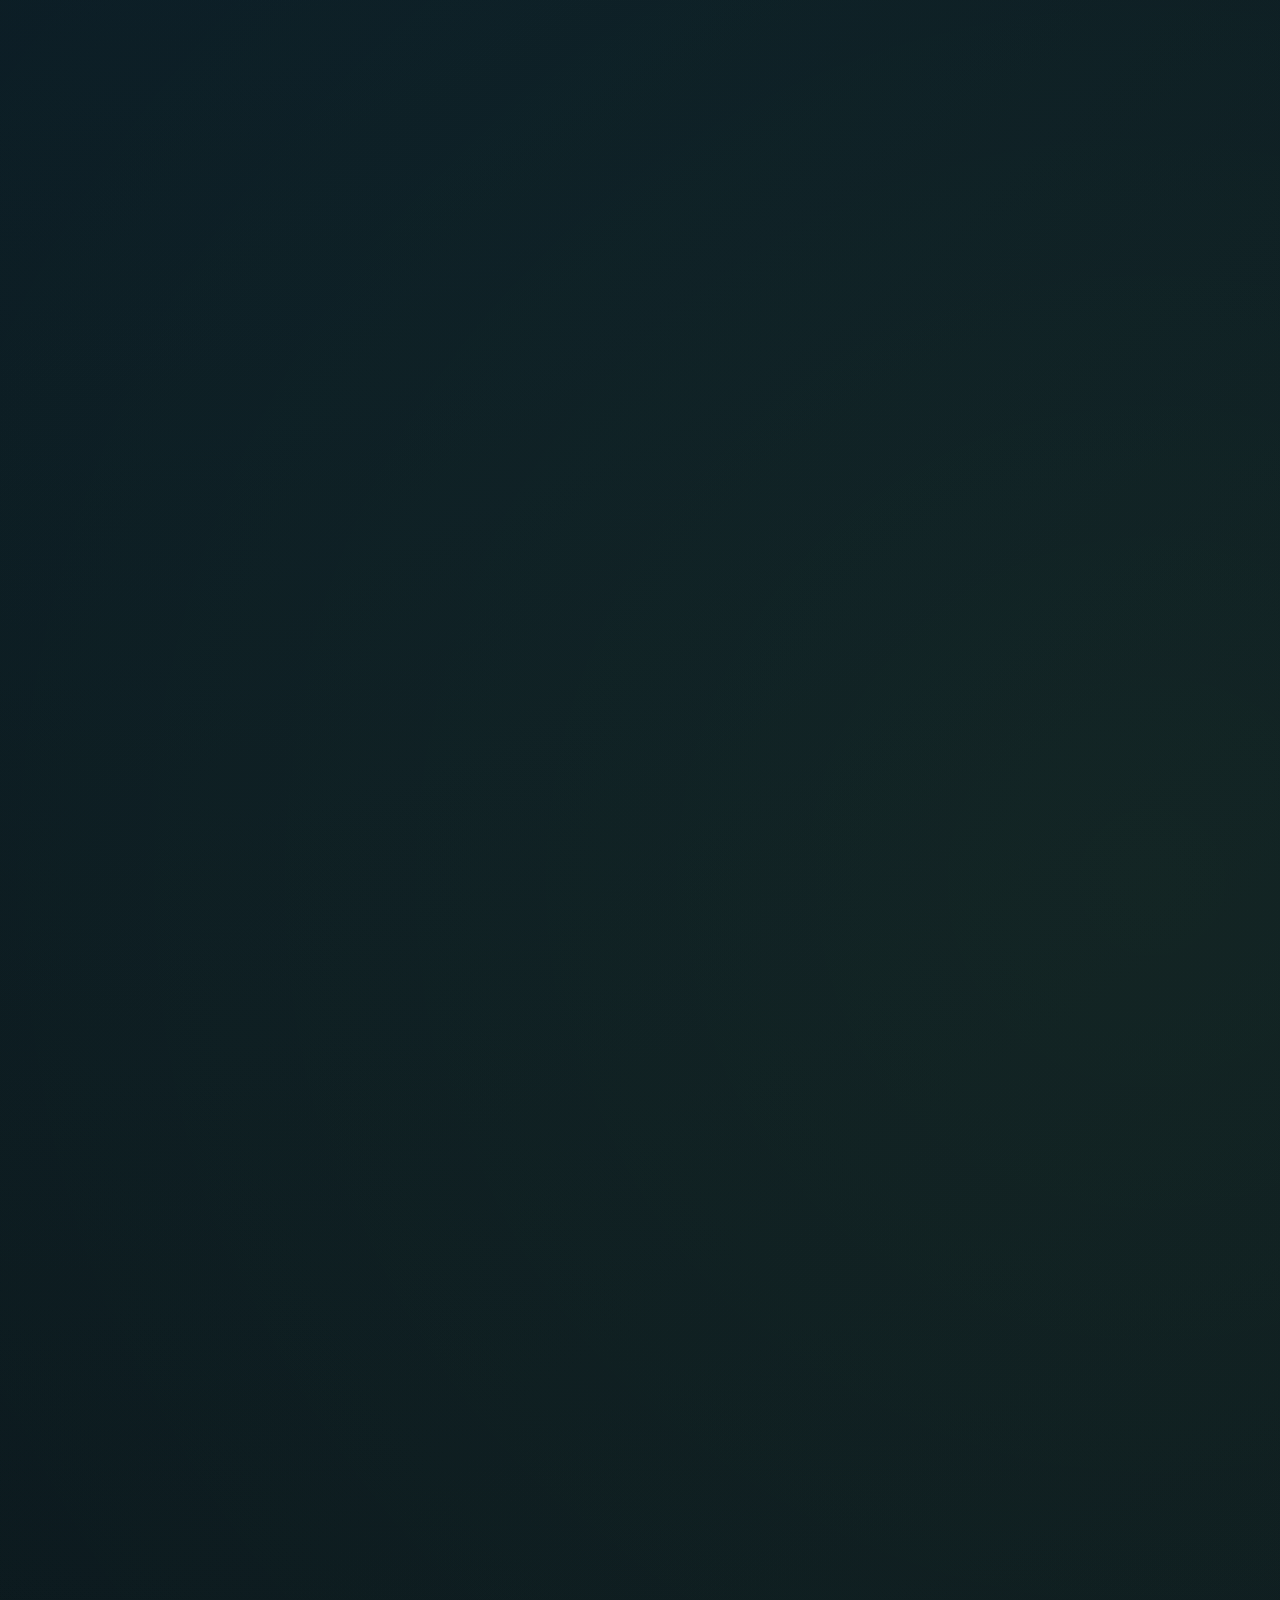
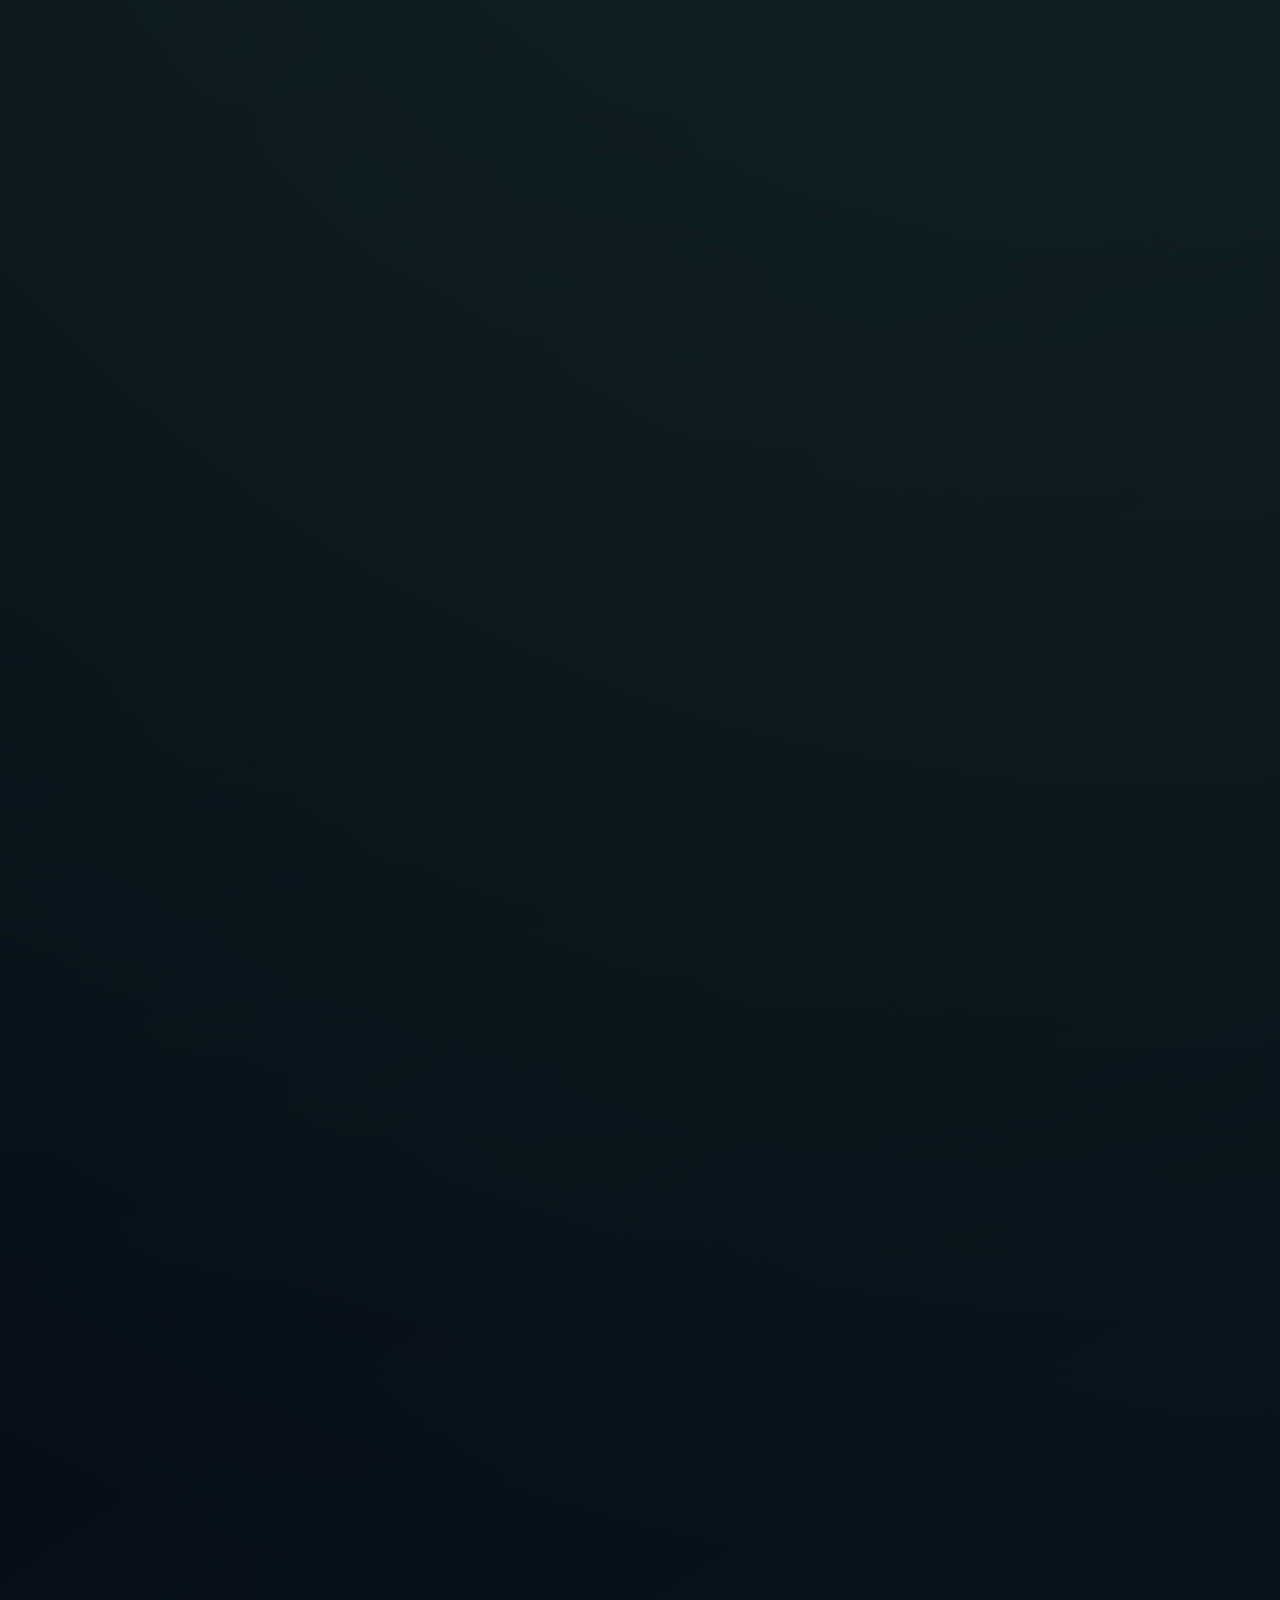
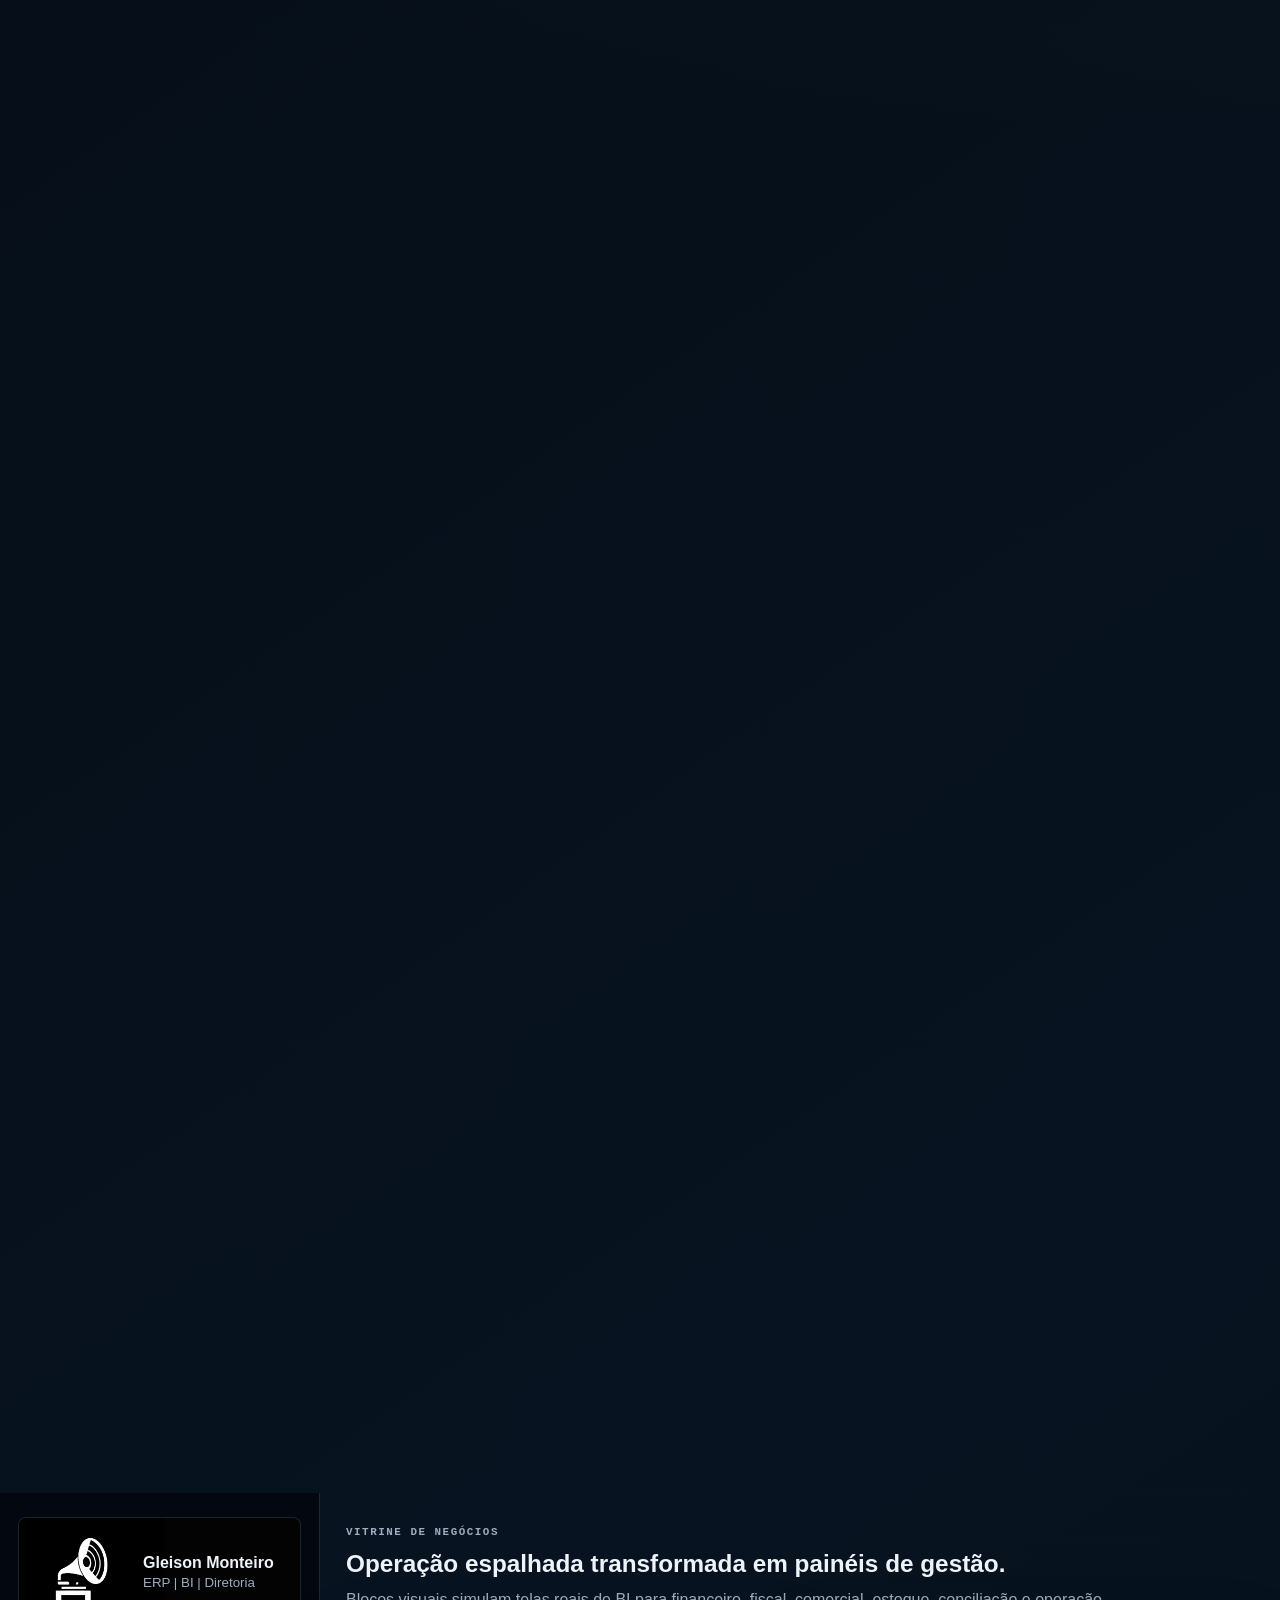
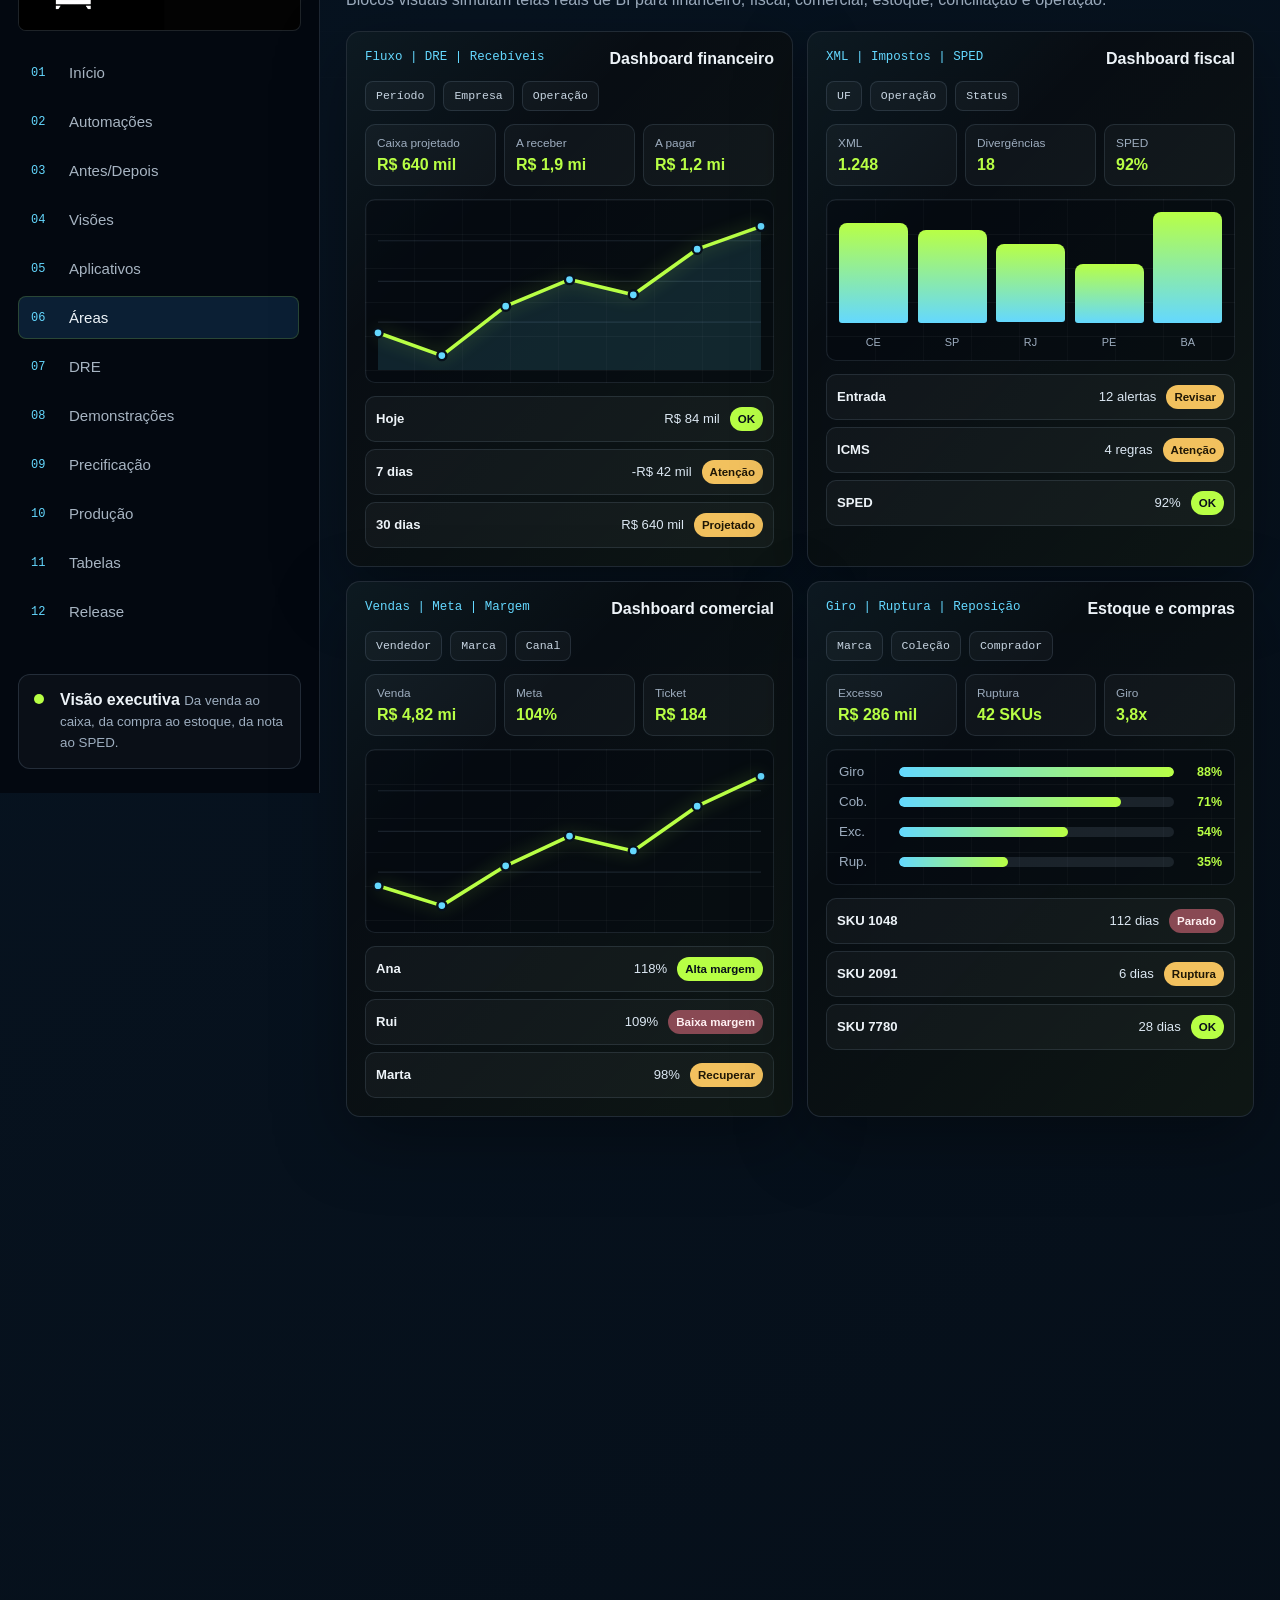
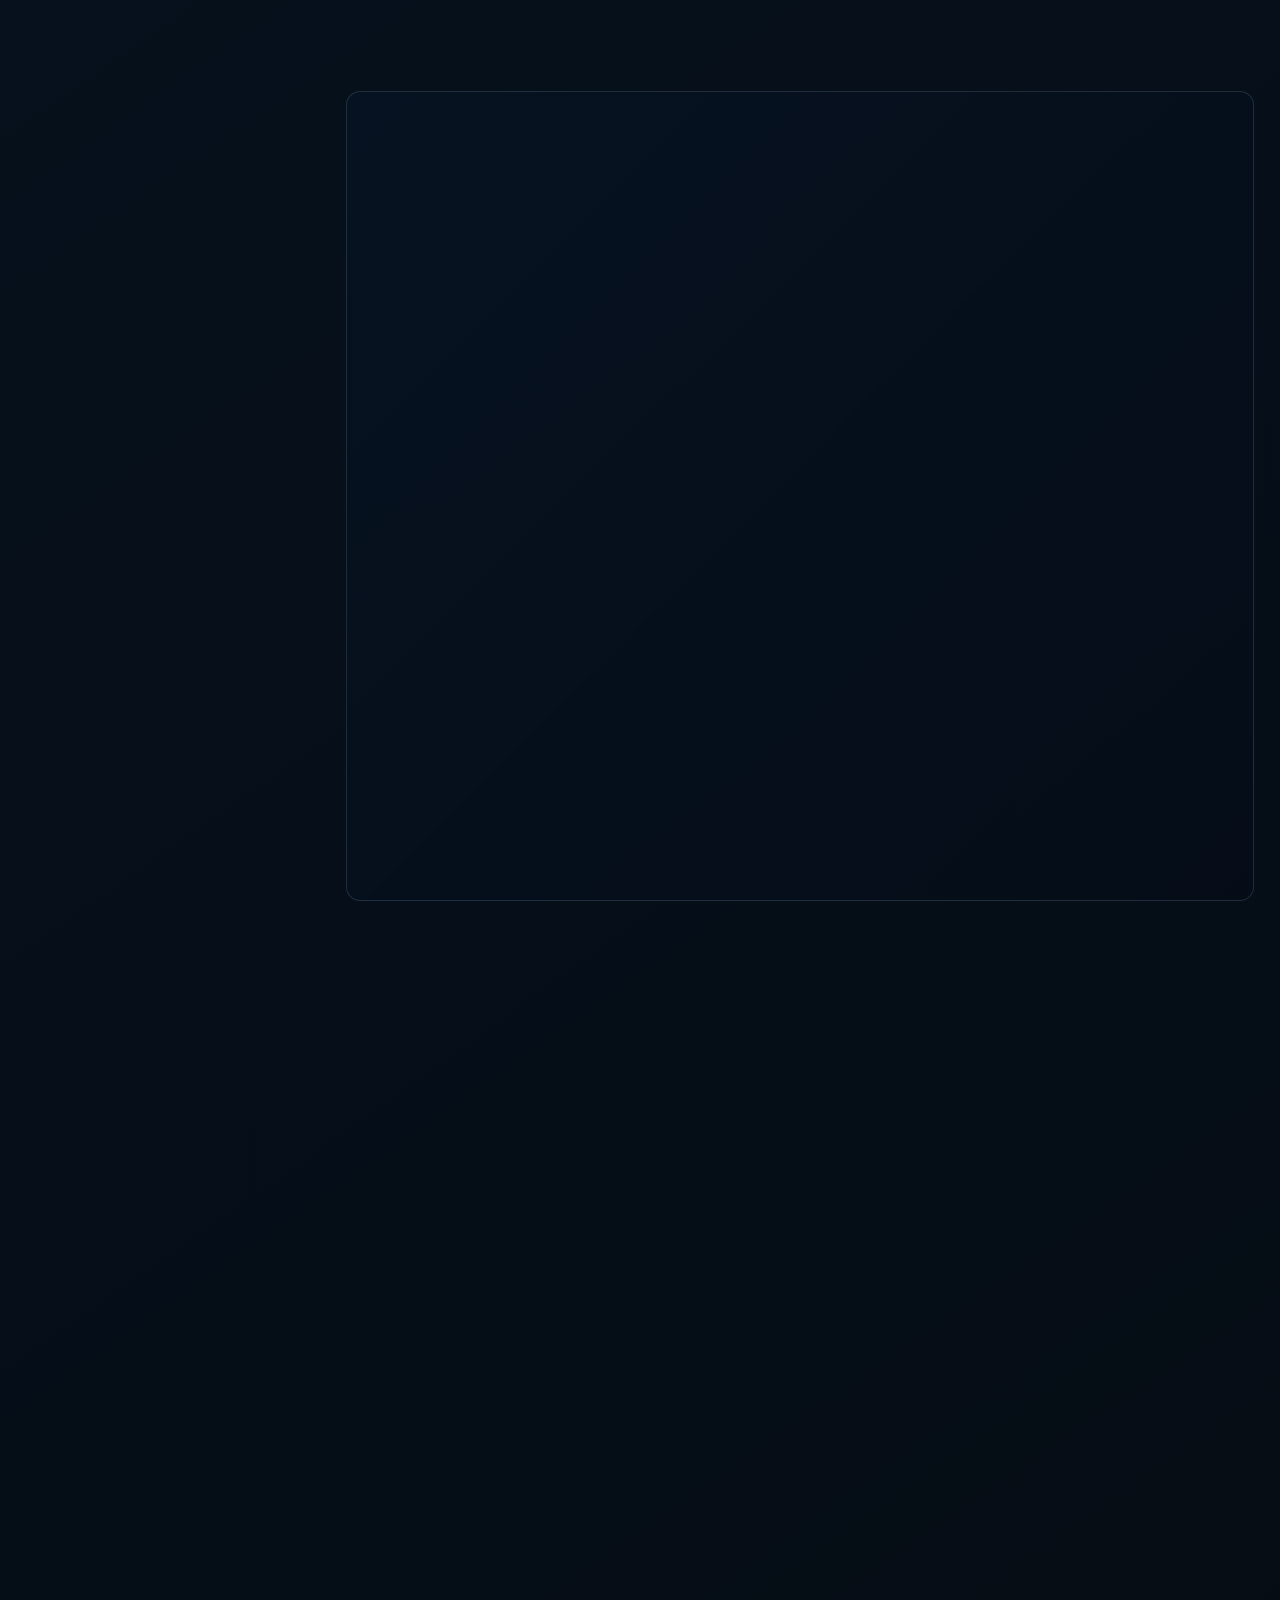
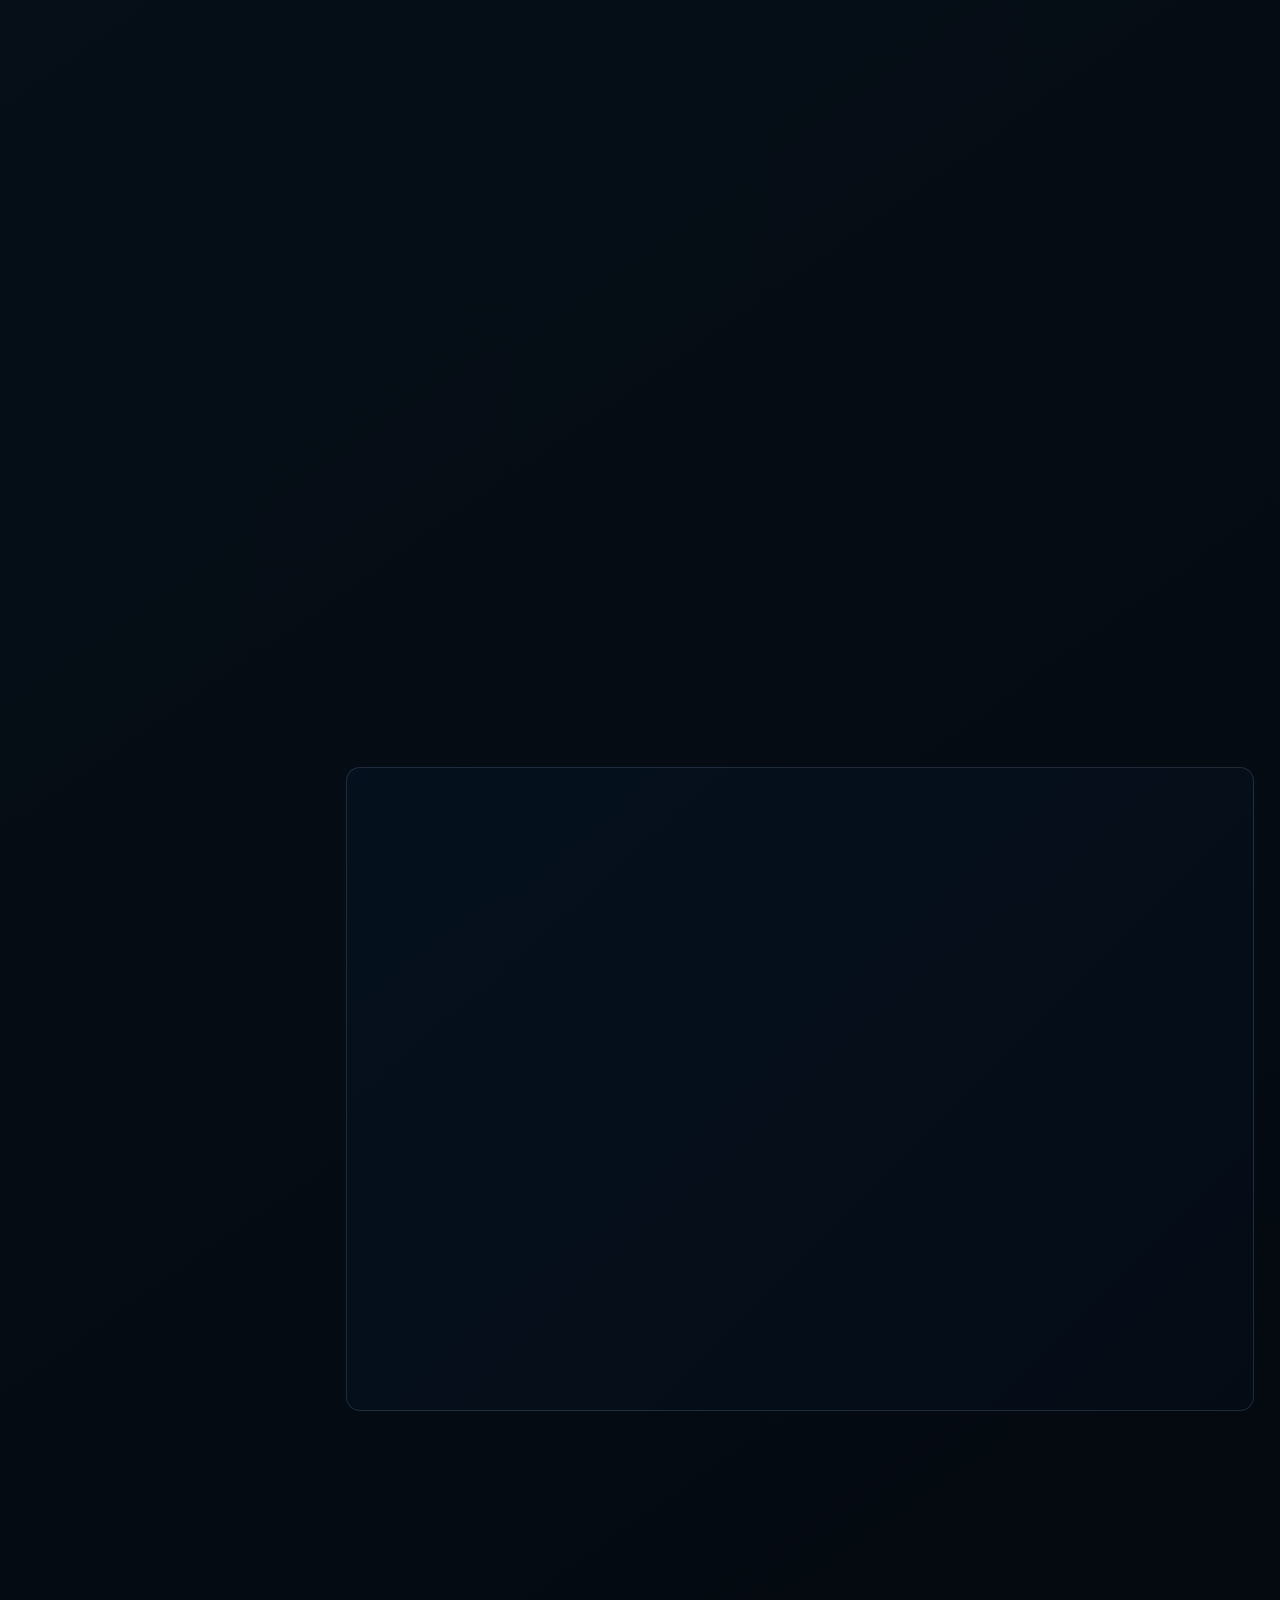
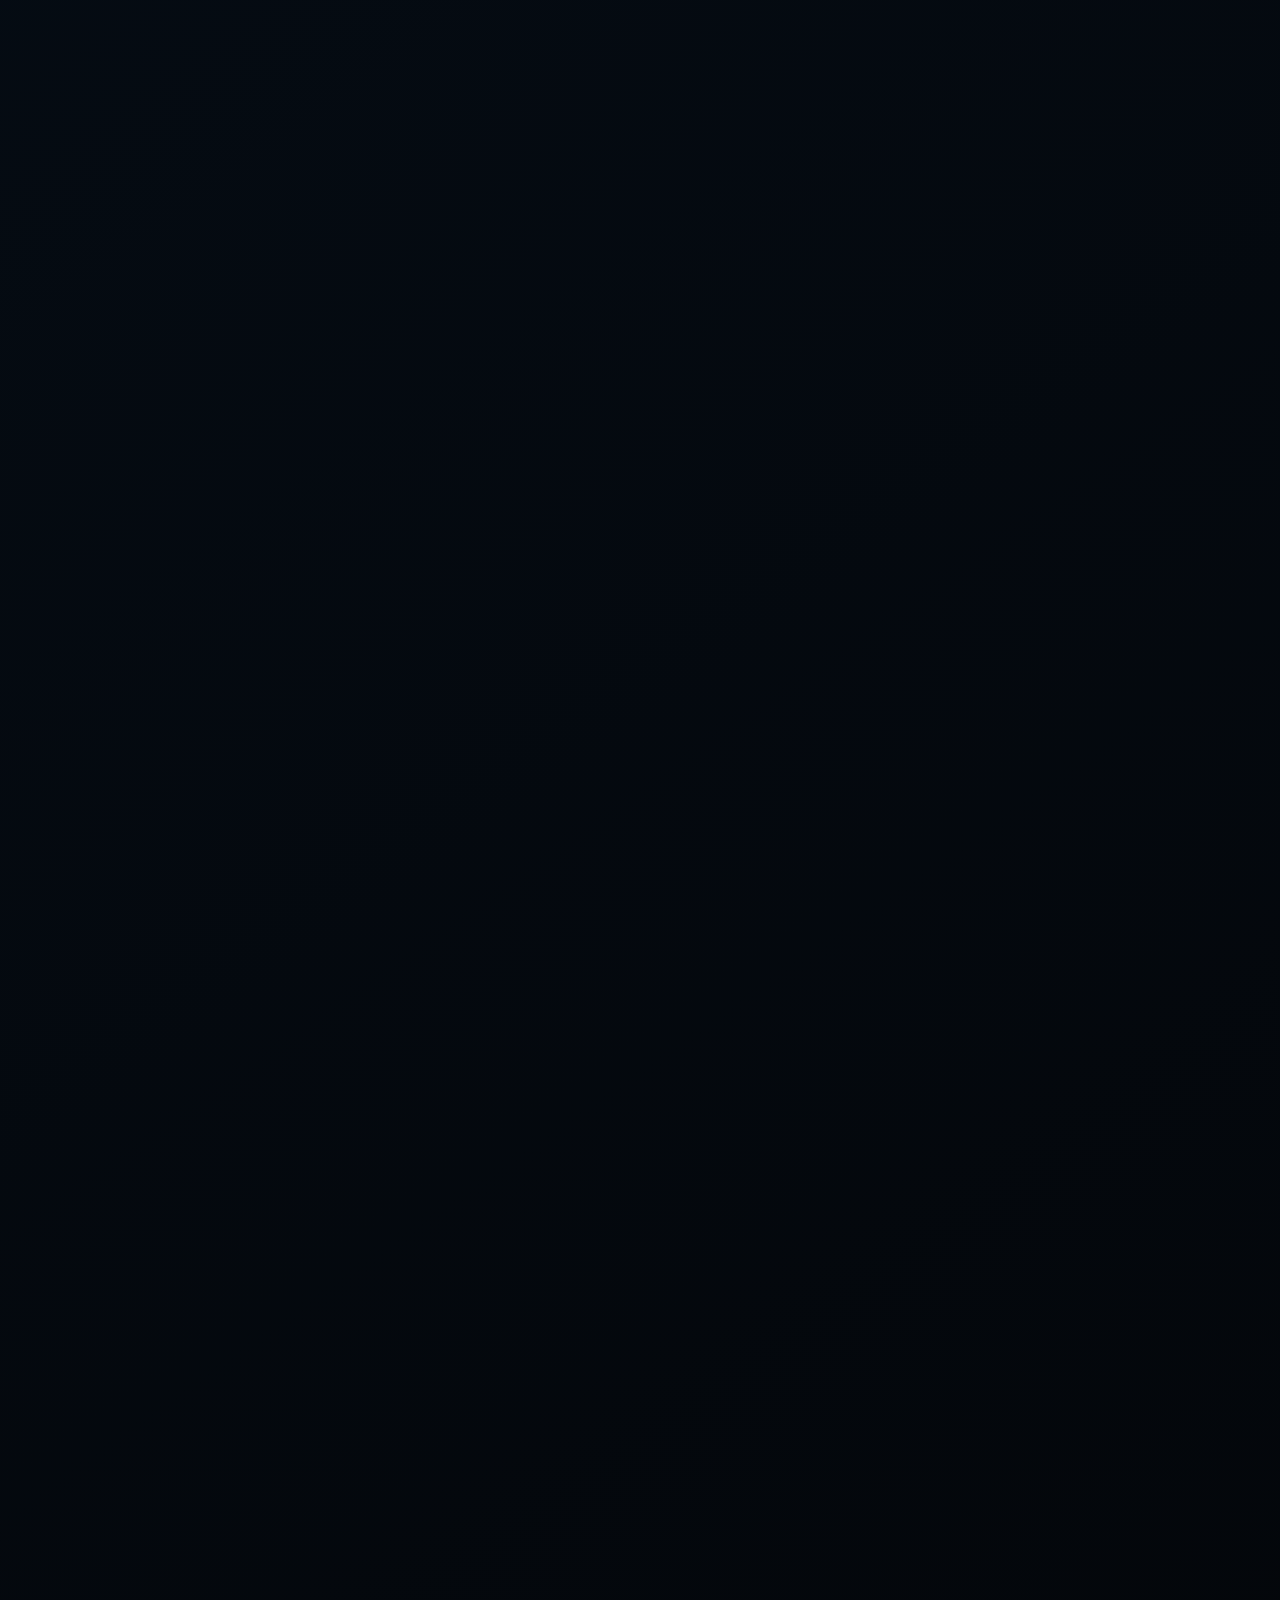
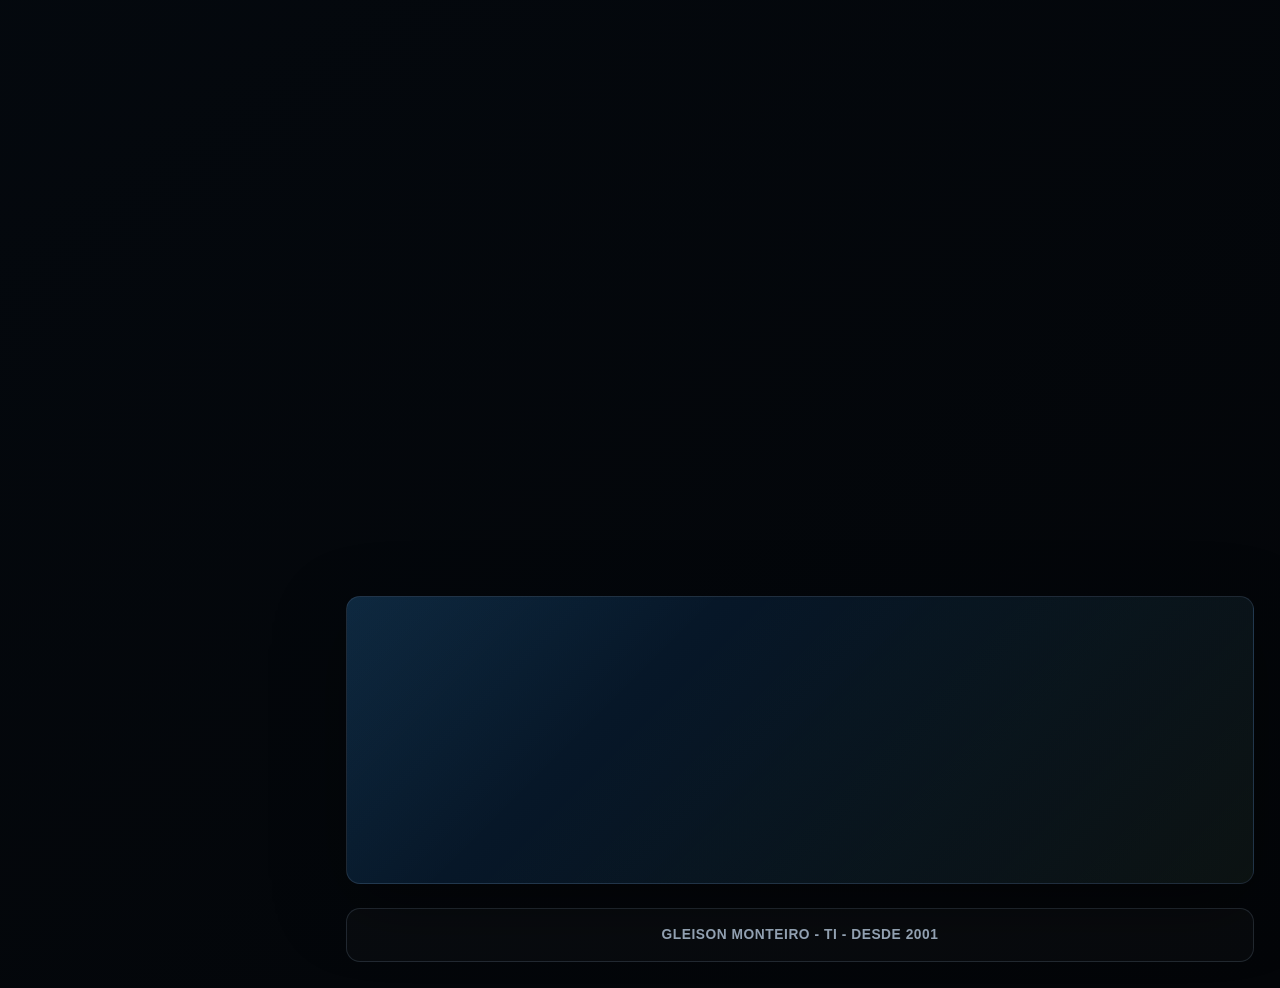
<file: sistemas.html>
<!DOCTYPE html>
<html lang="pt-BR">
<head>
  <meta charset="UTF-8">
  <meta name="viewport" content="width=device-width, initial-scale=1.0">
  <title>Soluções | Gleison Monteiro</title>
  <meta name="description" content="Acesso direto às soluções de automação, BI, financeiro e fiscal do portfólio.">
  <meta http-equiv="refresh" content="0; url=./index.html#solucoes">
  <link rel="canonical" href="./index.html#solucoes">
  <link rel="stylesheet" href="./styles.css">
</head>
<body>
  <main class="main-content">
    <section class="section-panel contact-section">
      <div class="contact-copy">
        <p class="eyebrow">Soluções</p>
        <h1>Redirecionando para as soluções do portfólio.</h1>
        <p>Se o redirecionamento não acontecer automaticamente, acesse a área principal.</p>
      </div>
      <a class="primary-button" href="./index.html#solucoes">Abrir soluções</a>
    </section>
  </main>
</body>
</html>
</file>
<file: styles.css>
:root {
  --bg: #05070a;
  --surface: rgba(9, 13, 18, 0.86);
  --surface-strong: rgba(12, 17, 23, 0.96);
  --panel: rgba(6, 15, 26, 0.9);
  --navy: #07192d;
  --line: rgba(170, 197, 230, 0.16);
  --line-strong: rgba(185, 255, 61, 0.28);
  --text: #edf3f8;
  --muted: #9dadbf;
  --lime: #b8ff45;
  --cyan: #64d8ff;
  --gold: #d9bd72;
  --danger: #df6b7c;
  --warn: #f2c15e;
  --shadow: 0 22px 70px rgba(0, 0, 0, 0.34);
}

* { box-sizing: border-box; }
html { scroll-behavior: auto; }

body {
  margin: 0;
  min-height: 100vh;
  color: var(--text);
  font-family: Inter, "Segoe UI", Arial, sans-serif;
  background:
    radial-gradient(circle at 18% 8%, rgba(19, 78, 118, 0.26), transparent 27%),
    radial-gradient(circle at 90% 18%, rgba(185, 255, 69, 0.08), transparent 22%),
    linear-gradient(145deg, #030508 0%, #071320 46%, #030508 100%);
}

body.is-menu-open { overflow: hidden; }
a { color: inherit; text-decoration: none; }
button, input { font: inherit; }
p, h1, h2, h3, h4 { margin: 0; }

.noise-layer {
  position: fixed;
  inset: 0;
  z-index: -1;
  pointer-events: none;
  opacity: 0.46;
  background-image:
    linear-gradient(rgba(255, 255, 255, 0.03) 1px, transparent 1px),
    linear-gradient(90deg, rgba(255, 255, 255, 0.02) 1px, transparent 1px);
  background-size: 46px 46px;
  mask-image: linear-gradient(180deg, rgba(255,255,255,0.75), transparent 84%);
}

.mobile-topbar {
  display: none;
  position: sticky;
  top: 0;
  z-index: 60;
  align-items: center;
  justify-content: space-between;
  padding: 14px 18px;
  border-bottom: 1px solid var(--line);
  background: rgba(5, 7, 10, 0.92);
  backdrop-filter: blur(18px);
}

.mobile-brand {
  display: inline-flex;
  align-items: center;
  gap: 20px;
}

.mobile-brand img {
  width: 54px;
  height: 50px;
  object-fit: cover;
  object-position: center;
  border-radius: 8px;
  transform: scale(1.68);
  transform-origin: center;
}

.icon-button {
  min-width: 58px;
  height: 38px;
  border: 1px solid var(--line);
  border-radius: 8px;
  color: var(--text);
  background: rgba(255, 255, 255, 0.035);
}

.portfolio-shell {
  display: grid;
  grid-template-columns: 320px minmax(0, 1fr);
  min-height: 100vh;
}

.sidebar {
  position: sticky;
  top: 0;
  height: 100vh;
  padding: 24px 18px;
  display: flex;
  flex-direction: column;
  gap: 20px;
  border-right: 1px solid var(--line);
  background: rgba(4, 9, 16, 0.96);
  backdrop-filter: blur(20px);
}

.brand {
  flex: 0 0 auto;
  display: grid;
  grid-template-columns: 104px minmax(0, 1fr);
  gap: 8px;
  align-items: center;
  min-height: 114px;
  padding: 12px;
  border: 1px solid var(--line);
  border-radius: 8px;
  background: #030303;
  overflow: hidden;
}

.brand-logo {
  width: 98px;
  height: 88px;
  object-fit: cover;
  object-position: center;
  border-radius: 8px;
  background: #030303;
  transform: scale(1.72);
  transform-origin: center;
}

.brand span {
  position: relative;
  z-index: 2;
  padding-left: 0;
}

.brand strong,
.brand small {
  display: block;
}

.brand small,
.sidebar-status small,
.section-heading p,
.hero-copy p,
.contact-copy p,
.flow-step p,
.metric-card p {
  color: var(--muted);
  line-height: 1.58;
}

.side-nav {
  display: grid;
  gap: 6px;
  overflow-y: auto;
  padding-right: 2px;
}

.nav-link {
  display: grid;
  grid-template-columns: 38px minmax(0, 1fr);
  align-items: center;
  min-height: 43px;
  padding: 0 12px;
  border: 1px solid transparent;
  border-radius: 8px;
  color: #a7b4c2;
  font-size: 0.94rem;
  transition: 180ms ease;
}

.nav-link span,
.eyebrow,
.metric-card span,
.dashboard-top span,
.card-top span,
.widget-head span,
.filter-bar span,
.module-chip span {
  font-family: Consolas, "Courier New", monospace;
}

.nav-link span {
  color: var(--cyan);
  font-size: 0.75rem;
}

.nav-link:hover,
.nav-link.is-active {
  color: var(--text);
  border-color: rgba(185, 255, 61, 0.18);
  background: rgba(18, 50, 82, 0.56);
}

.sidebar-status {
  margin-top: auto;
  display: grid;
  grid-template-columns: 14px minmax(0, 1fr);
  gap: 12px;
  padding: 15px;
  border: 1px solid var(--line);
  border-radius: 12px;
  background: rgba(255, 255, 255, 0.03);
}

.pulse-dot {
  width: 10px;
  height: 10px;
  margin-top: 4px;
  border-radius: 50%;
  background: var(--lime);
  box-shadow: 0 0 0 0 rgba(185, 255, 61, 0.54);
  animation: pulse 1.9s infinite;
}

.main-content {
  width: min(100%, 1480px);
  padding: 26px;
  display: grid;
  gap: 24px;
}

.section-panel,
.metric-card,
.bi-card,
.demo-panel,
.production-map-card,
.visual-table-card,
.dre-simulator,
.release-section,
.comparison-card {
  position: relative;
  overflow: hidden;
  border: 1px solid var(--line);
  border-radius: 14px;
  background: var(--surface);
  box-shadow: var(--shadow);
}

.section-panel::before,
.bi-card::before,
.demo-panel::before,
.visual-table-card::before {
  content: "";
  position: absolute;
  inset: 0;
  pointer-events: none;
  background: linear-gradient(135deg, rgba(100, 216, 255, 0.08), transparent 32%, rgba(185, 255, 69, 0.05));
  opacity: 0.78;
}

.hero-section {
  display: grid;
  grid-template-columns: minmax(0, 0.78fr) minmax(560px, 1.22fr);
  gap: 26px;
  align-items: stretch;
  min-height: 680px;
  padding: 34px;
  background:
    linear-gradient(135deg, rgba(11, 39, 68, 0.92), rgba(5, 10, 17, 0.92));
}

.hero-copy,
.hero-dashboard,
.bi-card > *,
.demo-panel > *,
.visual-table-card > *,
.production-map-card > *,
.release-section > *,
.automation-section > *,
.comparison-card > * {
  position: relative;
  z-index: 1;
}

.hero-copy {
  display: grid;
  align-content: center;
  gap: 18px;
}

.eyebrow {
  color: var(--lime);
  text-transform: uppercase;
  letter-spacing: 0.14em;
  font-size: 0.68rem;
  font-weight: 800;
}

.hero-copy h1,
.section-heading h2,
.contact-copy h2 {
  line-height: 1.08;
}

.hero-copy h1 {
  max-width: 760px;
  font-size: clamp(1.82rem, 2.45vw, 3rem);
  font-weight: 780;
}

.hero-copy p {
  max-width: 720px;
  font-size: 1.02rem;
}

.button-row,
.contact-actions {
  display: flex;
  flex-wrap: wrap;
  gap: 10px;
}

.primary-button,
.secondary-button,
.contact-button {
  display: inline-flex;
  align-items: center;
  justify-content: center;
  min-height: 44px;
  padding: 0 18px;
  border: 1px solid transparent;
  border-radius: 8px;
  font-size: 0.92rem;
  font-weight: 760;
  transition: 180ms ease;
}

.primary-button {
  color: #07101a;
  background: var(--lime);
}

.secondary-button,
.contact-button {
  color: var(--text);
  border-color: var(--line);
  background: rgba(255, 255, 255, 0.035);
}

.primary-button:hover,
.secondary-button:hover,
.contact-button:hover {
  transform: translateY(-2px);
  border-color: var(--line-strong);
}

.hero-proof {
  display: flex;
  flex-wrap: wrap;
  gap: 8px;
  margin-top: 4px;
}

.hero-proof span {
  padding: 8px 10px;
  border: 1px solid rgba(170, 197, 230, 0.16);
  border-radius: 999px;
  color: #cbd8e6;
  background: rgba(255, 255, 255, 0.035);
  font-size: 0.82rem;
}

.hero-dashboard {
  padding: 18px;
  display: grid;
  gap: 14px;
  align-content: stretch;
  border: 1px solid var(--line);
  border-radius: 14px;
  background: rgba(3, 9, 16, 0.68);
}

.dashboard-top,
.card-top,
.widget-head {
  display: flex;
  align-items: flex-start;
  justify-content: space-between;
  gap: 12px;
}

.dashboard-top span,
.card-top span,
.widget-head span,
.metric-card span {
  color: var(--cyan);
  font-size: 0.78rem;
}

.dashboard-top strong,
.card-top strong {
  text-align: right;
}

.filter-bar {
  display: flex;
  flex-wrap: wrap;
  gap: 8px;
}

.filter-bar span {
  min-height: 30px;
  display: inline-flex;
  align-items: center;
  padding: 0 10px;
  border: 1px solid rgba(170, 197, 230, 0.14);
  border-radius: 8px;
  color: #c7d5e2;
  background: rgba(255, 255, 255, 0.035);
  font-size: 0.72rem;
}

.filter-bar.compact span {
  min-height: 28px;
}

.hero-kpis {
  display: grid;
  grid-template-columns: repeat(4, minmax(0, 1fr));
  gap: 10px;
}

.hero-kpi,
.dashboard-widget,
.module-chip,
.panel-kpis div,
.mini-row,
.flow-step {
  border: 1px solid rgba(170, 197, 230, 0.13);
  border-radius: 10px;
  background: rgba(255, 255, 255, 0.035);
}

.hero-kpi {
  padding: 12px;
}

.hero-kpi span {
  color: var(--muted);
  font-size: 0.78rem;
}

.hero-kpi strong {
  display: block;
  margin: 7px 0 4px;
  color: var(--lime);
  font-size: 1.08rem;
}

.hero-kpi small {
  color: var(--muted);
  font-size: 0.72rem;
  line-height: 1.35;
}

.tone-danger strong { color: var(--danger); }
.tone-warn strong { color: var(--warn); }

.hero-dashboard-grid {
  display: grid;
  grid-template-columns: 1.35fr 0.65fr 0.9fr;
  gap: 10px;
}

.dashboard-widget {
  min-height: 178px;
  padding: 14px;
  display: grid;
  gap: 12px;
}

.dashboard-widget.large {
  min-height: 218px;
}

.widget-head strong {
  color: var(--lime);
}

.svg-chart,
.chart-box {
  min-height: 136px;
}

.line-svg {
  width: 100%;
  height: 100%;
  min-height: 132px;
  overflow: visible;
}

.grid-lines path {
  fill: none;
  stroke: rgba(170, 197, 230, 0.12);
  stroke-width: 1;
}

.line-path {
  fill: none;
  stroke: var(--lime);
  stroke-width: 3;
  stroke-linecap: round;
  stroke-linejoin: round;
  filter: drop-shadow(0 0 7px rgba(185, 255, 69, 0.35));
  stroke-dasharray: 520;
  animation: drawLine 1.1s ease both;
}

.area-fill {
  fill: rgba(100, 216, 255, 0.12);
}

.line-svg circle {
  fill: var(--cyan);
  stroke: #07101a;
  stroke-width: 2;
}

.radial-meter,
.donut-chart {
  position: relative;
  width: 132px;
  height: 132px;
  margin: auto;
  display: grid;
  place-items: center;
  border-radius: 50%;
}

.radial-meter {
  background:
    radial-gradient(circle at center, #071426 0 52%, transparent 53%),
    conic-gradient(var(--lime) calc(var(--value) * 1%), rgba(170, 197, 230, 0.12) 0);
}

.radial-meter span,
.donut-chart span {
  position: relative;
  z-index: 2;
  color: var(--text);
  font-size: 1.2rem;
  font-weight: 800;
}

.status-dot {
  width: 12px;
  height: 12px;
  display: inline-block;
  border-radius: 50%;
  box-shadow: 0 0 0 4px rgba(255, 255, 255, 0.04), 0 0 18px currentColor;
  animation: statusPulse 1.8s ease-in-out infinite;
}

.status-green,
.status-good {
  color: #a6ff2f;
}

.status-yellow,
.status-warn {
  color: #ffd23f;
}

.status-blue {
  color: #31c7ff;
}

.status-red,
.status-danger {
  color: #ff4f6d;
}

.status-dot.status-green,
.status-dot.status-good { background: #a6ff2f; }
.status-dot.status-yellow,
.status-dot.status-warn { background: #ffd23f; }
.status-dot.status-blue { background: #31c7ff; }
.status-dot.status-red,
.status-dot.status-danger { background: #ff4f6d; }

.alert-stack {
  display: grid;
  gap: 8px;
}

.alert-stack span {
  display: grid;
  gap: 3px;
  padding: 10px;
  border: 1px solid rgba(223, 107, 124, 0.22);
  border-radius: 8px;
  color: var(--muted);
  background: rgba(223, 107, 124, 0.08);
  font-size: 0.78rem;
}

.alert-stack strong {
  color: #ffc4cc;
}

.hero-modules {
  display: grid;
  grid-template-columns: repeat(6, minmax(0, 1fr));
  gap: 8px;
}

.module-chip {
  padding: 10px;
  display: grid;
  gap: 5px;
}

.module-chip strong {
  color: var(--text);
  font-size: 0.98rem;
}

.module-chip small {
  color: var(--muted);
}

.metric-strip,
.jump-menu,
.solution-grid,
.director-grid,
.demo-grid,
.table-grid,
.before-after-grid {
  display: grid;
  gap: 14px;
}

.metric-strip {
  grid-template-columns: repeat(4, minmax(0, 1fr));
}

.jump-section {
  display: grid;
  grid-template-columns: minmax(260px, 0.45fr) minmax(0, 1fr);
  gap: 22px;
  align-items: start;
  padding: 24px;
  background: linear-gradient(135deg, rgba(7, 20, 37, 0.76), rgba(5, 10, 17, 0.9));
}

.jump-menu {
  grid-template-columns: repeat(2, minmax(0, 1fr));
}

.jump-link {
  min-height: 104px;
  display: grid;
  grid-template-columns: 42px minmax(0, 1fr) auto;
  grid-template-areas:
    "num title status"
    "num detail status";
  gap: 6px 12px;
  align-items: center;
  padding: 14px;
  border: 1px solid rgba(170, 197, 230, 0.13);
  border-radius: 10px;
  background: rgba(255, 255, 255, 0.035);
  transition: 180ms ease;
}

.jump-link:hover {
  transform: translateX(4px);
  border-color: rgba(185, 255, 61, 0.28);
  background: rgba(185, 255, 61, 0.055);
}

.jump-link span {
  grid-area: num;
  width: 36px;
  height: 36px;
  display: grid;
  place-items: center;
  border-radius: 8px;
  color: #07101a;
  background: var(--lime);
  font-family: Consolas, "Courier New", monospace;
  font-weight: 900;
}

.jump-link strong {
  grid-area: title;
  min-width: 0;
}

.jump-link small {
  grid-area: detail;
  min-width: 0;
  color: var(--muted);
  line-height: 1.42;
}

.jump-link em {
  grid-area: status;
  align-self: center;
  padding: 7px 9px;
  border-radius: 999px;
  color: var(--cyan);
  background: rgba(100, 216, 255, 0.08);
  font-style: normal;
  font-size: 0.72rem;
  font-weight: 800;
  white-space: nowrap;
}

.metric-card {
  padding: 20px;
  transition: 180ms ease;
}

.metric-card:hover,
.bi-card:hover,
.demo-panel:hover,
.visual-table-card:hover,
.comparison-card:hover {
  transform: translateY(-3px);
  border-color: rgba(185, 255, 61, 0.22);
  background: var(--surface-strong);
}

.metric-card strong {
  display: block;
  margin: 10px 0 5px;
  font-size: 1.2rem;
}

.content-section {
  display: grid;
  gap: 18px;
  scroll-margin-top: 30px;
}

.section-heading {
  display: grid;
  gap: 10px;
  max-width: 920px;
}

.section-heading h2,
.contact-copy h2 {
  font-size: clamp(1.38rem, 1.9vw, 2.15rem);
}

.director-grid,
.solution-grid {
  grid-template-columns: repeat(3, minmax(0, 1fr));
}

.bi-card {
  min-height: 470px;
  display: grid;
  align-content: start;
  gap: 13px;
  padding: 18px;
}

.solution-dashboard {
  min-height: 500px;
}

.panel-kpis {
  display: grid;
  grid-template-columns: repeat(3, minmax(0, 1fr));
  gap: 8px;
}

.panel-kpis div {
  padding: 11px;
}

.panel-kpis span {
  display: block;
  margin-bottom: 6px;
  color: var(--muted);
  font-size: 0.74rem;
}

.panel-kpis strong {
  color: var(--lime);
  font-size: 1rem;
}

.chart-box {
  display: grid;
  gap: 8px;
  padding: 12px;
  border: 1px solid rgba(170, 197, 230, 0.12);
  border-radius: 10px;
  background:
    linear-gradient(rgba(255,255,255,0.035) 1px, transparent 1px),
    linear-gradient(90deg, rgba(255,255,255,0.025) 1px, transparent 1px),
    rgba(3, 9, 16, 0.42);
  background-size: 100% 34px, 48px 100%;
}

.bars-chart {
  height: 136px;
  display: grid;
  grid-template-columns: repeat(var(--items), minmax(0, 1fr));
  gap: 10px;
  align-items: end;
}

.bar-item {
  min-width: 0;
  height: 100%;
  display: grid;
  grid-template-rows: 1fr 18px;
  align-items: end;
  gap: 7px;
}

.bar-item span {
  width: 100%;
  height: var(--h);
  min-height: 16px;
  border-radius: 8px 8px 3px 3px;
  background: linear-gradient(180deg, var(--lime), var(--cyan));
  transform-origin: bottom;
  animation: rise 760ms ease both;
}

.bar-item small {
  overflow: hidden;
  color: var(--muted);
  text-align: center;
  white-space: nowrap;
  text-overflow: ellipsis;
  font-size: 0.68rem;
}

.horizontal-chart {
  display: grid;
  gap: 10px;
}

.horizontal-row {
  display: grid;
  grid-template-columns: 52px minmax(0, 1fr) 40px;
  gap: 8px;
  align-items: center;
}

.horizontal-row small {
  overflow: hidden;
  color: var(--muted);
  white-space: nowrap;
  text-overflow: ellipsis;
}

.horizontal-row span {
  height: 10px;
  overflow: hidden;
  border-radius: 999px;
  background: rgba(170, 197, 230, 0.12);
}

.horizontal-row i {
  display: block;
  height: 100%;
  border-radius: inherit;
  background: linear-gradient(90deg, var(--cyan), var(--lime));
  animation: growWidth 760ms ease both;
}

.horizontal-row strong {
  color: var(--lime);
  font-size: 0.78rem;
  text-align: right;
}

.donut-chart {
  background:
    radial-gradient(circle at center, #071426 0 48%, transparent 49%),
    conic-gradient(var(--donut));
  animation: donutBreathe 2.8s ease-in-out infinite;
}

.donut-chart::after {
  content: "";
  position: absolute;
  inset: -7px;
  border-radius: inherit;
  border: 1px solid rgba(100, 216, 255, 0.28);
  border-top-color: var(--lime);
  border-right-color: transparent;
  animation: spinScan 2.6s linear infinite;
}

.donut-wrap {
  display: grid;
  gap: 10px;
  justify-items: center;
}

.donut-legend {
  display: flex;
  flex-wrap: wrap;
  justify-content: center;
  gap: 7px;
}

.donut-legend span {
  display: inline-flex;
  align-items: center;
  gap: 5px;
  color: var(--muted);
  font-size: 0.72rem;
}

.donut-legend i {
  width: 9px;
  height: 9px;
  border-radius: 50%;
}

.production-section {
  display: grid;
  gap: 22px;
  padding: 28px;
  background: linear-gradient(135deg, rgba(7, 20, 37, 0.74), rgba(5, 10, 17, 0.92));
}

.app-section {
  display: grid;
  gap: 22px;
  padding: 28px;
  background: linear-gradient(135deg, rgba(7, 20, 37, 0.74), rgba(5, 10, 17, 0.92));
}

.app-showcase {
  display: grid;
  grid-template-columns: minmax(440px, 0.95fr) minmax(0, 1.05fr);
  gap: 14px;
  align-items: stretch;
}

.chat-gif {
  position: relative;
  min-height: 520px;
  display: grid;
  grid-template-columns: minmax(230px, 0.78fr) minmax(160px, 0.55fr);
  gap: 14px;
  align-items: center;
  padding: 18px;
  border: 1px solid rgba(170, 197, 230, 0.13);
  border-radius: 14px;
  overflow: hidden;
  background:
    linear-gradient(rgba(255,255,255,0.035) 1px, transparent 1px),
    linear-gradient(90deg, rgba(255,255,255,0.025) 1px, transparent 1px),
    rgba(3, 9, 16, 0.58);
  background-size: 42px 42px;
}

.chat-gif::before {
  content: "";
  position: absolute;
  inset: 18px;
  border: 1px solid rgba(100, 216, 255, 0.12);
  border-radius: 12px;
  pointer-events: none;
}

.phone-frame,
.realtime-panel,
.app-capabilities article {
  position: relative;
  z-index: 1;
  border: 1px solid rgba(170, 197, 230, 0.14);
  border-radius: 14px;
  background: rgba(255, 255, 255, 0.04);
}

.phone-frame {
  min-height: 460px;
  display: grid;
  grid-template-rows: auto minmax(0, 1fr) auto;
  gap: 12px;
  padding: 14px;
  box-shadow: 0 22px 50px rgba(0,0,0,0.28);
}

.phone-top {
  display: grid;
  grid-template-columns: auto minmax(0, 1fr) auto;
  gap: 9px;
  align-items: center;
  padding-bottom: 12px;
  border-bottom: 1px solid rgba(170, 197, 230, 0.12);
}

.phone-top small,
.typing-bar span,
.realtime-panel span,
.app-capabilities span {
  color: var(--cyan);
  font-family: Consolas, "Courier New", monospace;
  font-size: 0.74rem;
}

.chat-stream {
  position: relative;
  display: grid;
  align-content: end;
  gap: 10px;
  min-height: 300px;
}

.chat-bubble {
  max-width: 86%;
  padding: 11px 12px;
  border: 1px solid rgba(170, 197, 230, 0.14);
  border-radius: 14px;
  color: #e8f2fb;
  background: rgba(255, 255, 255, 0.055);
  font-size: 0.88rem;
  line-height: 1.35;
  opacity: 0;
  transform: translateY(10px);
  animation: chatMessage 6s ease-in-out infinite;
}

.chat-bubble.left {
  justify-self: start;
  border-bottom-left-radius: 4px;
}

.chat-bubble.right {
  justify-self: end;
  border-color: rgba(185, 255, 61, 0.24);
  border-bottom-right-radius: 4px;
  background: rgba(185, 255, 61, 0.09);
}

.chat-bubble:nth-child(2) { animation-delay: 0.75s; }
.chat-bubble:nth-child(3) { animation-delay: 1.5s; }
.chat-bubble:nth-child(4) { animation-delay: 2.25s; }

.typing-bar {
  min-height: 42px;
  display: flex;
  align-items: center;
  gap: 7px;
  padding: 10px;
  border: 1px solid rgba(100, 216, 255, 0.14);
  border-radius: 10px;
  background: rgba(100, 216, 255, 0.055);
}

.typing-bar i {
  width: 7px;
  height: 7px;
  border-radius: 50%;
  background: var(--lime);
  animation: typingDot 1.1s ease-in-out infinite;
}

.typing-bar i:nth-child(2) { animation-delay: 0.16s; }
.typing-bar i:nth-child(3) { animation-delay: 0.32s; }

.realtime-panel {
  min-height: 260px;
  display: grid;
  align-content: center;
  gap: 12px;
  padding: 16px;
}

.realtime-panel strong {
  line-height: 1.22;
}

.signal-lines {
  display: grid;
  gap: 10px;
  margin-top: 10px;
}

.signal-lines i {
  height: 9px;
  border-radius: 999px;
  background: linear-gradient(90deg, var(--cyan), var(--lime));
  transform-origin: left;
  animation: signalFlow 1.8s ease-in-out infinite;
}

.signal-lines i:nth-child(2) { width: 78%; animation-delay: 0.2s; }
.signal-lines i:nth-child(3) { width: 62%; animation-delay: 0.4s; }
.signal-lines i:nth-child(4) { width: 88%; animation-delay: 0.6s; }

.app-capabilities {
  display: grid;
  gap: 10px;
}

.app-capabilities article {
  min-height: 162px;
  display: grid;
  align-content: start;
  gap: 9px;
  padding: 16px;
}

.app-capabilities small {
  color: var(--muted);
  line-height: 1.5;
}

.production-layout {
  display: grid;
  grid-template-columns: minmax(0, 1.12fr) minmax(360px, 0.88fr);
  gap: 14px;
}

.production-map-card {
  display: grid;
  gap: 14px;
  padding: 18px;
}

.sector-map {
  display: grid;
  grid-template-columns: repeat(4, minmax(0, 1fr));
  gap: 10px;
}

.sector-node {
  min-height: 186px;
  display: grid;
  align-content: start;
  gap: 12px;
  padding: 14px;
  border: 1px solid rgba(170, 197, 230, 0.14);
  border-radius: 10px;
  background:
    linear-gradient(rgba(255,255,255,0.035) 1px, transparent 1px),
    linear-gradient(90deg, rgba(255,255,255,0.025) 1px, transparent 1px),
    rgba(255, 255, 255, 0.035);
  background-size: 30px 30px;
  animation: mapFloat 3.4s ease-in-out infinite;
}

.sector-node > div:first-child,
.workshop-node {
  display: flex;
  align-items: center;
  gap: 9px;
}

.sector-node strong,
.workshop-node strong {
  font-size: 0.96rem;
}

.sector-node small,
.workshop-node small {
  color: var(--muted);
}

.sector-node em,
.workshop-node em {
  color: var(--cyan);
  font-style: normal;
  font-size: 0.78rem;
  font-weight: 800;
}

.efficiency-ring {
  width: 82px;
  height: 82px;
  display: grid;
  place-items: center;
  border-radius: 50%;
  background:
    radial-gradient(circle at center, #071426 0 52%, transparent 53%),
    conic-gradient(currentColor calc(var(--value) * 1%), rgba(170, 197, 230, 0.12) 0);
}

.efficiency-ring span {
  color: var(--text);
  font-weight: 900;
}

.workshop-map {
  min-height: 382px;
  display: grid;
  align-content: start;
  gap: 10px;
  padding: 12px;
  border: 1px solid rgba(170, 197, 230, 0.12);
  border-radius: 10px;
  background:
    linear-gradient(rgba(255,255,255,0.035) 1px, transparent 1px),
    linear-gradient(90deg, rgba(255,255,255,0.025) 1px, transparent 1px),
    rgba(3, 9, 16, 0.36);
  background-size: 42px 42px;
}

.workshop-node {
  display: grid;
  grid-template-columns: auto minmax(0, 1fr);
  gap: 8px 10px;
  padding: 12px;
  border: 1px solid rgba(170, 197, 230, 0.14);
  border-radius: 10px;
  background: rgba(255,255,255,0.038);
  animation: revealStep 520ms ease var(--delay) both;
}

.workshop-node > div {
  min-width: 0;
  display: grid;
  gap: 3px;
}

.workshop-bar {
  grid-column: 1 / -1;
  height: 9px;
  overflow: hidden;
  border-radius: 999px;
  background: rgba(170, 197, 230, 0.12);
}

.workshop-bar i {
  display: block;
  height: 100%;
  border-radius: inherit;
  background: linear-gradient(90deg, currentColor, var(--lime));
  animation: growWidth 820ms ease both;
}

.workshop-node em {
  grid-column: 1 / -1;
}

.mini-table {
  display: grid;
  gap: 7px;
}

.mini-row {
  display: grid;
  grid-template-columns: minmax(0, 1fr) auto auto;
  gap: 10px;
  align-items: center;
  padding: 10px;
  font-size: 0.82rem;
}

.mini-row strong,
.mini-row span {
  overflow: hidden;
  white-space: nowrap;
  text-overflow: ellipsis;
}

.mini-row span {
  color: #dbe7f2;
}

.mini-row em,
.status-pill {
  width: fit-content;
  min-height: 24px;
  display: inline-flex;
  align-items: center;
  justify-content: center;
  gap: 6px;
  padding: 0 8px;
  border-radius: 999px;
  font-style: normal;
  font-size: 0.72rem;
  font-weight: 800;
  white-space: nowrap;
}

.status-good {
  color: #07101a;
  background: var(--lime);
}

.status-warn {
  color: #1f1706;
  background: var(--warn);
}

.status-danger {
  color: #fff0f2;
  background: rgba(223, 107, 124, 0.58);
}

.status-pill .status-dot.status-good {
  color: #a6ff2f;
}

.status-pill .status-dot.status-warn {
  color: #ffd23f;
}

.status-pill .status-dot.status-danger {
  color: #ff4f6d;
}

.demo-grid {
  grid-template-columns: repeat(2, minmax(0, 1fr));
}

.demo-panel {
  min-height: 570px;
  display: grid;
  gap: 14px;
  padding: 20px;
}

.dual-chart {
  display: grid;
  grid-template-columns: repeat(2, minmax(0, 1fr));
  gap: 10px;
}

.table-grid {
  grid-template-columns: 1fr;
}

.visual-table-card {
  display: grid;
  gap: 14px;
  padding: 18px;
}

.visual-table-wrap,
.dre-table-wrap {
  overflow-x: auto;
  border: 1px solid rgba(170, 197, 230, 0.12);
  border-radius: 10px;
}

.visual-table,
.dre-table {
  width: 100%;
  min-width: 760px;
  border-collapse: collapse;
}

.visual-table th,
.visual-table td,
.dre-table th,
.dre-table td {
  padding: 12px;
  border-bottom: 1px solid rgba(170, 197, 230, 0.1);
  text-align: left;
  font-size: 0.88rem;
}

.visual-table th,
.dre-table th {
  color: var(--cyan);
  background: rgba(255, 255, 255, 0.035);
}

.visual-table tr:last-child td,
.dre-table tr:last-child td {
  border-bottom: 0;
}

.automation-section {
  display: grid;
  gap: 22px;
  padding: 28px;
  background: linear-gradient(135deg, rgba(7, 20, 37, 0.72), rgba(5, 10, 17, 0.9));
}

.automation-showcase {
  display: grid;
  grid-template-columns: minmax(0, 1fr) 310px;
  gap: 14px;
  align-items: stretch;
}

.automation-flow {
  display: grid;
  grid-template-columns: repeat(3, minmax(0, 1fr));
  gap: 12px;
}

.automation-side {
  display: grid;
  grid-template-rows: minmax(340px, 1fr) auto;
  gap: 12px;
}

.flow-step {
  position: relative;
  min-height: 196px;
  display: grid;
  align-content: start;
  gap: 10px;
  padding: 16px;
  opacity: 0;
  transform: translateY(10px);
  animation: revealStep 520ms ease var(--delay) both;
}

.flow-step::after {
  content: "";
  position: absolute;
  right: -10px;
  top: 48px;
  width: 18px;
  height: 2px;
  background: linear-gradient(90deg, var(--cyan), var(--lime));
}

.flow-step:last-child::after {
  display: none;
}

.flow-step:nth-child(3n)::after {
  display: none;
}

.flow-step.is-active {
  border-color: currentColor;
  background: rgba(185, 255, 61, 0.06);
  box-shadow: inset 0 0 0 1px rgba(255,255,255,0.03), 0 0 28px rgba(185,255,69,0.08);
}

.step-orb {
  width: 34px;
  height: 34px;
  display: grid;
  place-items: center;
  border-radius: 50%;
  color: #07101a;
  background: var(--lime);
  font-weight: 900;
}

.flow-step > .status-dot {
  position: absolute;
  top: 18px;
  right: 18px;
}

.flow-step small {
  color: var(--cyan);
  font-weight: 800;
}

.robot-gif {
  position: relative;
  min-height: 408px;
  border: 1px solid rgba(170, 197, 230, 0.14);
  border-radius: 14px;
  overflow: hidden;
  background:
    linear-gradient(rgba(255,255,255,0.035) 1px, transparent 1px),
    linear-gradient(90deg, rgba(255,255,255,0.025) 1px, transparent 1px),
    #05080d;
  background-size: 36px 36px;
}

.robot-gif::after {
  content: "robô monitorando XML, ERP e SPED";
  position: absolute;
  left: 16px;
  right: 16px;
  bottom: 14px;
  padding: 10px;
  border: 1px solid rgba(100,216,255,0.18);
  border-radius: 10px;
  color: var(--muted);
  background: rgba(255,255,255,0.035);
  font-size: 0.78rem;
}

.robot-core {
  position: absolute;
  left: 34px;
  top: 54px;
  width: 112px;
  height: 86px;
  display: flex;
  align-items: center;
  justify-content: center;
  gap: 16px;
  border: 1px solid rgba(255,255,255,0.22);
  border-radius: 28px;
  background: linear-gradient(145deg, #f5f7fb, #aab2c3);
  box-shadow: 0 18px 42px rgba(0,0,0,0.38);
  animation: robotFloat 2.4s ease-in-out infinite;
}

.robot-core::before {
  content: "";
  position: absolute;
  top: -26px;
  width: 2px;
  height: 24px;
  background: #cbd4df;
}

.robot-core::after {
  content: "";
  position: absolute;
  top: -34px;
  width: 14px;
  height: 14px;
  border-radius: 50%;
  background: var(--lime);
  box-shadow: 0 0 18px rgba(185, 255, 61, 0.72);
}

.robot-eye {
  width: 16px;
  height: 16px;
  border-radius: 50%;
  background: #07101a;
  box-shadow: inset 0 0 0 5px var(--cyan);
}

.robot-status {
  position: absolute;
  left: 50%;
  bottom: 14px;
  width: 38px;
  height: 5px;
  border-radius: 999px;
  transform: translateX(-50%);
  background: var(--lime);
}

.robot-body {
  position: absolute;
  left: 58px;
  top: 148px;
  width: 64px;
  height: 78px;
  border-radius: 22px;
  background: linear-gradient(145deg, #cfd6e2, #717d8f);
  animation: robotFloat 2.4s ease-in-out infinite;
}

.send-orbit {
  position: absolute;
  left: 150px;
  width: 88px;
  height: 42px;
  border-radius: 10px;
  border: 1px solid rgba(185, 255, 61, 0.28);
  background: rgba(21, 180, 92, 0.18);
  animation: sendCard 2.4s linear infinite;
}

.send-orbit::before,
.send-orbit::after {
  content: "";
  position: absolute;
  left: 14px;
  height: 4px;
  border-radius: 999px;
  background: rgba(237, 243, 248, 0.7);
}

.send-orbit::before { top: 13px; width: 52px; }
.send-orbit::after { top: 24px; width: 34px; }
.orbit-a { top: 58px; animation-delay: 0s; }
.orbit-b { top: 118px; animation-delay: 0.55s; }
.orbit-c { top: 178px; animation-delay: 1.1s; }

.contact-dot {
  position: absolute;
  right: 26px;
  width: 30px;
  height: 30px;
  border-radius: 50%;
  background: linear-gradient(180deg, var(--lime), var(--cyan));
  animation: receivePulse 2.4s ease infinite;
}

.dot-a { top: 64px; }
.dot-b { top: 124px; animation-delay: 0.55s; }
.dot-c { top: 184px; animation-delay: 1.1s; }

.whatsapp-gif-card {
  position: relative;
  min-height: 236px;
  padding: 14px;
  display: grid;
  gap: 12px;
  border: 1px solid rgba(170, 197, 230, 0.14);
  border-radius: 14px;
  overflow: hidden;
  background:
    linear-gradient(rgba(255,255,255,0.035) 1px, transparent 1px),
    linear-gradient(90deg, rgba(255,255,255,0.025) 1px, transparent 1px),
    radial-gradient(circle at 92% 12%, rgba(185, 255, 61, 0.12), transparent 34%),
    #05080d;
  background-size: 34px 34px, 34px 34px, auto, auto;
}

.whatsapp-gif-card::before {
  content: "";
  position: absolute;
  left: 18px;
  right: 18px;
  top: 68px;
  height: 2px;
  background: linear-gradient(90deg, transparent, var(--lime), var(--cyan), transparent);
  opacity: 0.72;
  animation: dispatchBeam 2.2s ease-in-out infinite;
}

.dispatch-visual {
  position: relative;
  z-index: 1;
  min-height: 104px;
  display: grid;
  grid-template-columns: 78px minmax(0, 1fr) 58px;
  gap: 10px;
  align-items: center;
  padding: 12px;
  border: 1px solid rgba(100,216,255,0.16);
  border-radius: 10px;
  overflow: hidden;
  background:
    linear-gradient(rgba(255,255,255,0.035) 1px, transparent 1px),
    linear-gradient(90deg, rgba(255,255,255,0.025) 1px, transparent 1px),
    rgba(3, 9, 16, 0.58);
  background-size: 18px 18px;
}

.dispatch-clock,
.dispatch-wa {
  min-height: 52px;
  display: grid;
  place-items: center;
  border-radius: 12px;
  font-family: Consolas, "Courier New", monospace;
  font-weight: 900;
}

.dispatch-clock {
  color: var(--cyan);
  border: 1px solid rgba(100,216,255,0.2);
  background: rgba(100,216,255,0.08);
  font-size: 0.78rem;
}

.dispatch-wa {
  color: #06120b;
  background: var(--lime);
  box-shadow: 0 0 24px rgba(185, 255, 61, 0.22);
  animation: whatsappPulse 2.2s ease-in-out infinite;
}

.dispatch-fly-card {
  justify-self: start;
  width: 92px;
  min-height: 58px;
  display: grid;
  gap: 8px;
  padding: 12px;
  border: 1px solid rgba(185, 255, 61, 0.3);
  border-radius: 10px;
  background: linear-gradient(135deg, rgba(185,255,69,0.9), rgba(21,180,92,0.85));
  box-shadow: 0 14px 34px rgba(0,0,0,0.28);
  animation: flyExecutiveCard 2.2s ease-in-out infinite;
}

.dispatch-fly-card i {
  height: 5px;
  border-radius: 999px;
  background: rgba(5, 8, 13, 0.7);
}

.dispatch-fly-card i:first-child {
  width: 68%;
}

.dispatch-fly-card i:last-child {
  width: 46%;
}

.dispatch-phone {
  position: relative;
  z-index: 1;
  display: grid;
  gap: 10px;
  padding: 12px;
  border: 1px solid rgba(170, 197, 230, 0.14);
  border-radius: 12px;
  background: rgba(255, 255, 255, 0.045);
}

.dispatch-top {
  display: grid;
  grid-template-columns: auto minmax(0, 1fr) auto;
  gap: 8px;
  align-items: center;
}

.dispatch-top strong {
  min-width: 0;
  overflow: hidden;
  white-space: nowrap;
  text-overflow: ellipsis;
}

.dispatch-top small,
.dispatch-card span,
.dispatch-card small {
  color: var(--cyan);
  font-family: Consolas, "Courier New", monospace;
  font-size: 0.72rem;
}

.dispatch-card {
  display: grid;
  gap: 6px;
  padding: 12px;
  border: 1px solid rgba(185, 255, 61, 0.18);
  border-radius: 10px;
  background: linear-gradient(135deg, rgba(185,255,69,0.12), rgba(100,216,255,0.06));
  animation: dispatchCardPulse 2.2s ease-in-out infinite;
}

.dispatch-card strong {
  color: var(--lime);
  font-size: 1.38rem;
}

.dispatch-card i {
  width: 76%;
  height: 8px;
  display: block;
  overflow: hidden;
  border-radius: 999px;
  background: rgba(170, 197, 230, 0.14);
}

.dispatch-card i::before {
  content: "";
  display: block;
  width: 48%;
  height: 100%;
  border-radius: inherit;
  background: linear-gradient(90deg, var(--cyan), var(--lime));
  animation: dispatchProgress 2.2s ease-in-out infinite;
}

.dispatch-message {
  justify-self: end;
  max-width: 88%;
  padding: 10px 12px;
  border: 1px solid rgba(185, 255, 61, 0.18);
  border-radius: 12px 12px 3px 12px;
  color: #e9f5ec;
  background: rgba(21, 180, 92, 0.18);
  font-size: 0.78rem;
  line-height: 1.35;
  animation: dispatchMessage 2.2s ease-in-out infinite;
}

.dispatch-schedule {
  position: relative;
  z-index: 1;
  display: grid;
  grid-template-columns: repeat(3, minmax(0, 1fr));
  gap: 8px;
}

.dispatch-schedule span {
  min-height: 34px;
  display: grid;
  place-items: center;
  border: 1px solid rgba(100,216,255,0.18);
  border-radius: 8px;
  color: var(--text);
  background: rgba(100,216,255,0.08);
  font-family: Consolas, "Courier New", monospace;
  font-weight: 900;
  animation: scheduleBlink 3.3s ease-in-out infinite;
}

.dispatch-schedule span:nth-child(2) { animation-delay: 1.1s; }
.dispatch-schedule span:nth-child(3) { animation-delay: 2.2s; }

.before-after-grid {
  grid-template-columns: repeat(2, minmax(0, 1fr));
}

.comparison-card {
  display: grid;
  gap: 18px;
  padding: 22px;
}

.comparison-card.before {
  border-color: rgba(223, 107, 124, 0.28);
}

.comparison-card.after {
  border-color: rgba(185, 255, 61, 0.3);
}

.comparison-list {
  display: grid;
  grid-template-columns: repeat(2, minmax(0, 1fr));
  gap: 10px;
}

.comparison-list span {
  padding: 13px;
  border: 1px solid rgba(170, 197, 230, 0.12);
  border-radius: 10px;
  background: rgba(255, 255, 255, 0.035);
  color: #d9e5ef;
  font-weight: 720;
}

.after .comparison-list span {
  border-color: rgba(185, 255, 61, 0.18);
  background: rgba(185, 255, 61, 0.055);
}

.split-section {
  grid-template-columns: minmax(0, 0.72fr) minmax(560px, 1.28fr);
  align-items: center;
  padding: 28px;
  border: 1px solid var(--line);
  border-radius: 14px;
  background: linear-gradient(135deg, rgba(7, 20, 37, 0.62), rgba(5, 13, 24, 0.72));
}

.dre-simulator {
  display: grid;
  gap: 16px;
  padding: 20px;
  background: rgba(3, 9, 16, 0.62);
}

.price-workbench {
  display: grid;
  gap: 16px;
  padding: 20px;
  border: 1px solid var(--line);
  border-radius: 14px;
  background: rgba(3, 9, 16, 0.62);
  box-shadow: var(--shadow);
}

.dre-results,
.price-results {
  display: grid;
  grid-template-columns: repeat(4, minmax(0, 1fr));
  gap: 10px;
}

.price-results {
  grid-template-columns: repeat(3, minmax(0, 1fr));
}

.dre-results div,
.price-results div {
  padding: 14px;
  border: 1px solid rgba(170, 197, 230, 0.12);
  border-radius: 10px;
  background: rgba(255, 255, 255, 0.035);
}

.dre-results span,
.price-results span {
  display: block;
  margin-bottom: 8px;
  color: var(--muted);
  font-size: 0.78rem;
}

.dre-results strong,
.price-results strong {
  color: var(--lime);
  font-size: 1.08rem;
}

.dre-controls,
.price-controls {
  display: grid;
  gap: 12px;
}

.price-controls {
  grid-template-columns: repeat(4, minmax(0, 1fr));
  gap: 10px;
}

.dre-controls label,
.price-controls label {
  display: grid;
  gap: 8px;
  color: var(--muted);
  font-size: 0.9rem;
}

.dre-controls label strong {
  color: var(--lime);
  font-size: 0.9rem;
}

.price-controls input {
  width: 100%;
  min-height: 42px;
  border: 1px solid rgba(170, 197, 230, 0.16);
  border-radius: 10px;
  padding: 0 10px;
  color: var(--text);
  background: rgba(255, 255, 255, 0.045);
}

input[type="range"] {
  width: 100%;
  accent-color: var(--lime);
}

.dre-controls input[type="range"] {
  height: 12px;
  appearance: none;
  border-radius: 999px;
  background: linear-gradient(90deg, var(--lime) 0 var(--range-progress, 50%), rgba(170,197,230,0.28) var(--range-progress, 50%) 100%);
  cursor: pointer;
}

.dre-controls input[type="range"]::-webkit-slider-runnable-track {
  height: 6px;
  border-radius: 999px;
  background: transparent;
}

.dre-controls input[type="range"]::-webkit-slider-thumb {
  width: 14px;
  height: 14px;
  margin-top: -4px;
  appearance: none;
  border: 0;
  border-radius: 50%;
  background: var(--lime);
  box-shadow: 0 0 0 3px rgba(185,255,69,0.12), 0 0 12px rgba(185,255,69,0.22);
}

.dre-controls input[type="range"]::-moz-range-track {
  height: 6px;
  border-radius: 999px;
  background: rgba(170,197,230,0.28);
}

.dre-controls input[type="range"]::-moz-range-progress {
  height: 6px;
  border-radius: 999px;
  background: var(--lime);
}

.dre-controls input[type="range"]::-moz-range-thumb {
  width: 14px;
  height: 14px;
  border: 0;
  border-radius: 50%;
  background: var(--lime);
  box-shadow: 0 0 0 3px rgba(185,255,69,0.12), 0 0 12px rgba(185,255,69,0.22);
}

.dre-simulator.is-auto-playing .dre-results div {
  animation: dreValuePulse 1.45s ease-in-out infinite;
}

.dre-simulator.is-auto-playing .dre-controls label strong {
  animation: dreValuePulse 1.45s ease-in-out infinite;
}

.price-table-wrap {
  overflow-x: auto;
  border: 1px solid rgba(170, 197, 230, 0.12);
  border-radius: 10px;
}

.dre-table,
.price-table {
  width: 100%;
  border-collapse: collapse;
  min-width: 620px;
}

.dre-table th,
.dre-table td,
.price-table th,
.price-table td {
  padding: 12px;
  border-bottom: 1px solid rgba(170, 197, 230, 0.1);
  font-size: 0.88rem;
  text-align: right;
}

.dre-table th:first-child,
.dre-table td:first-child,
.price-table th:first-child,
.price-table td:first-child {
  text-align: left;
}

.price-table th {
  color: var(--cyan);
  background: rgba(255, 255, 255, 0.035);
}

.price-table tr:last-child td {
  border-bottom: 0;
}

.dre-table tr:last-child td {
  color: var(--lime);
  font-weight: 800;
}

.dre-table .is-negative td:nth-child(3) {
  color: #f2b3bd;
}

.release-section {
  display: grid;
  grid-template-columns: minmax(260px, 0.42fr) minmax(0, 1fr);
  gap: 22px;
  align-items: start;
  padding: 28px;
  background: linear-gradient(135deg, rgba(7, 20, 37, 0.76), rgba(5, 10, 17, 0.9));
}

.release-board {
  display: grid;
  gap: 12px;
}

.release-profile,
.release-grid article {
  border: 1px solid rgba(170, 197, 230, 0.13);
  border-radius: 10px;
  background: rgba(255, 255, 255, 0.035);
}

.release-profile {
  display: grid;
  grid-template-columns: auto minmax(0, 1fr);
  gap: 8px 10px;
  padding: 16px;
}

.release-profile p {
  grid-column: 2;
  color: var(--muted);
  line-height: 1.58;
}

.release-grid {
  display: grid;
  grid-template-columns: repeat(3, minmax(0, 1fr));
  gap: 10px;
}

.release-grid article {
  display: grid;
  align-content: start;
  gap: 9px;
  min-height: 166px;
  padding: 14px;
}

.release-grid span {
  color: var(--cyan);
  font-family: Consolas, "Courier New", monospace;
  font-size: 0.76rem;
}

.release-grid small {
  color: var(--muted);
  line-height: 1.48;
}

.contact-section {
  padding: 32px;
  display: grid;
  grid-template-columns: minmax(0, 1fr) auto;
  gap: 26px;
  align-items: center;
  background: linear-gradient(135deg, rgba(11, 39, 68, 0.72), rgba(5, 10, 17, 0.88));
}

.contact-copy {
  display: grid;
  gap: 12px;
}

.contact-actions {
  justify-content: flex-end;
}

.site-footer {
  min-height: 54px;
  display: grid;
  place-items: center;
  padding: 16px;
  border: 1px solid var(--line);
  border-radius: 14px;
  color: var(--muted);
  background: rgba(255, 255, 255, 0.025);
  font-size: 0.86rem;
  font-weight: 760;
  letter-spacing: 0.04em;
  text-align: center;
  text-transform: uppercase;
}

.reveal {
  opacity: 0;
  transform: translateY(14px);
  transition: opacity 520ms ease, transform 520ms ease;
}

.reveal.is-visible {
  opacity: 1;
  transform: translateY(0);
}

@keyframes pulse {
  70% { box-shadow: 0 0 0 10px rgba(185, 255, 61, 0); }
  100% { box-shadow: 0 0 0 0 rgba(185, 255, 61, 0); }
}

@keyframes rise {
  from { transform: scaleY(0.2); opacity: 0; }
  to { transform: scaleY(1); opacity: 1; }
}

@keyframes growWidth {
  from { width: 10%; opacity: 0.4; }
}

@keyframes drawLine {
  from { stroke-dashoffset: 520; }
  to { stroke-dashoffset: 0; }
}

@keyframes revealStep {
  to { opacity: 1; transform: translateY(0); }
}

@keyframes statusPulse {
  0%, 100% { transform: scale(1); filter: saturate(1); }
  50% { transform: scale(1.18); filter: saturate(1.75); }
}

@keyframes donutBreathe {
  0%, 100% { filter: drop-shadow(0 0 0 rgba(185,255,69,0)); }
  50% { filter: drop-shadow(0 0 14px rgba(100,216,255,0.24)); }
}

@keyframes spinScan {
  to { transform: rotate(360deg); }
}

@keyframes mapFloat {
  0%, 100% { transform: translateY(0); }
  50% { transform: translateY(-3px); }
}

@keyframes robotFloat {
  0%, 100% { transform: translateY(0); }
  50% { transform: translateY(-8px); }
}

@keyframes sendCard {
  0% { transform: translateX(0) scale(0.92); opacity: 0; }
  15% { opacity: 1; }
  82% { opacity: 1; }
  100% { transform: translateX(94px) scale(1); opacity: 0; }
}

@keyframes receivePulse {
  0%, 58%, 100% { box-shadow: 0 0 0 0 rgba(185,255,61,0); }
  72% { box-shadow: 0 0 0 12px rgba(185,255,61,0.16); }
}

@keyframes dispatchBeam {
  0%, 100% { transform: scaleX(0.18); opacity: 0.24; }
  48% { transform: scaleX(1); opacity: 0.86; }
}

@keyframes dispatchCardPulse {
  0%, 100% { transform: translateY(0); border-color: rgba(185,255,61,0.18); }
  48% { transform: translateY(-4px); border-color: rgba(185,255,61,0.42); }
}

@keyframes dispatchProgress {
  0% { width: 18%; }
  52% { width: 92%; }
  100% { width: 48%; }
}

@keyframes dispatchMessage {
  0%, 100% { opacity: 0.62; transform: translateY(6px); }
  34%, 72% { opacity: 1; transform: translateY(0); }
}

@keyframes flyExecutiveCard {
  0% { transform: translateX(-8px) scale(0.92); opacity: 0.45; }
  18%, 72% { opacity: 1; }
  52% { transform: translateX(38px) scale(1); }
  100% { transform: translateX(78px) scale(0.9); opacity: 0; }
}

@keyframes whatsappPulse {
  0%, 100% { transform: scale(1); box-shadow: 0 0 18px rgba(185,255,61,0.18); }
  52% { transform: scale(1.08); box-shadow: 0 0 30px rgba(185,255,61,0.38); }
}

@keyframes dreValuePulse {
  0%, 100% { border-color: rgba(170,197,230,0.12); filter: brightness(1); }
  50% { border-color: rgba(185,255,69,0.34); filter: brightness(1.16); }
}

@keyframes scheduleBlink {
  0%, 72%, 100% { color: var(--muted); border-color: rgba(100,216,255,0.18); background: rgba(100,216,255,0.08); }
  18%, 34% { color: #07101a; border-color: rgba(185,255,61,0.5); background: var(--lime); }
}

@keyframes chatMessage {
  0%, 8% { opacity: 0; transform: translateY(10px); }
  16%, 72% { opacity: 1; transform: translateY(0); }
  88%, 100% { opacity: 0.58; transform: translateY(0); }
}

@keyframes typingDot {
  0%, 100% { transform: translateY(0); opacity: 0.4; }
  50% { transform: translateY(-4px); opacity: 1; }
}

@keyframes signalFlow {
  0% { transform: scaleX(0.22); opacity: 0.35; }
  55% { transform: scaleX(1); opacity: 1; }
  100% { transform: scaleX(0.72); opacity: 0.62; }
}

@media (prefers-reduced-motion: reduce) {
  *, *::before, *::after {
    animation-duration: 0.01ms !important;
    animation-iteration-count: 1 !important;
    scroll-behavior: auto !important;
    transition-duration: 0.01ms !important;
  }
}

@media (max-width: 1380px) {
  .hero-section {
    grid-template-columns: 1fr;
  }

  .director-grid,
  .solution-grid {
    grid-template-columns: repeat(2, minmax(0, 1fr));
  }

  .automation-flow {
    grid-template-columns: repeat(3, minmax(0, 1fr));
  }

  .flow-step::after {
    display: none;
  }
}

@media (max-width: 1180px) {
  .metric-strip,
  .hero-modules {
    grid-template-columns: repeat(2, minmax(0, 1fr));
  }

  .demo-grid,
  .before-after-grid,
  .jump-section,
  .production-layout,
  .app-showcase,
  .automation-showcase,
  .release-section,
  .split-section {
    grid-template-columns: 1fr;
  }

  .robot-gif {
    min-height: 310px;
  }

  .automation-side {
    order: -1;
    grid-template-columns: repeat(2, minmax(0, 1fr));
    grid-template-rows: auto;
  }

  .chat-gif {
    min-height: auto;
    grid-template-columns: 1fr;
  }
}

@media (max-width: 980px) {
  .mobile-topbar { display: flex; }
  .portfolio-shell { grid-template-columns: 1fr; }

  .mobile-topbar {
    min-height: 82px;
    padding: 10px 18px;
    overflow: hidden;
  }

  .mobile-brand {
    min-width: 0;
    gap: 10px;
  }

  .mobile-brand img {
    width: 62px;
    height: 62px;
    transform: none;
  }

  .mobile-brand strong {
    overflow: hidden;
    text-overflow: ellipsis;
    white-space: nowrap;
  }

  .sidebar {
    position: fixed;
    inset: 92px 16px auto;
    z-index: 70;
    height: auto;
    max-height: calc(100vh - 92px);
    overflow: auto;
    transform: translateY(-14px);
    opacity: 0;
    pointer-events: none;
    border: 1px solid var(--line);
    border-radius: 14px;
    transition: 180ms ease;
  }

  body.is-menu-open .sidebar {
    transform: translateY(0);
    opacity: 1;
    pointer-events: auto;
  }

  .main-content { padding: 18px; }

  .hero-section,
  .automation-section,
  .contact-section {
    padding: 24px;
  }

  .content-section,
  .section-panel,
  .production-section,
  .automation-section {
    scroll-margin-top: 86px;
  }

  .hero-section {
    min-height: auto;
  }

  .hero-dashboard-grid,
  .sector-map,
  .chat-gif,
  .dual-chart {
    grid-template-columns: 1fr;
  }

  .sector-map {
    grid-template-columns: repeat(2, minmax(0, 1fr));
  }
}

@media (max-width: 760px) {
  .hero-copy h1 { font-size: 1.48rem; }
  .section-heading h2,
  .contact-copy h2 { font-size: 1.52rem; }

  .hero-kpis,
  .metric-strip,
  .jump-menu,
  .director-grid,
  .solution-grid,
  .app-showcase,
  .automation-side,
  .sector-map,
  .panel-kpis,
  .dre-results,
  .price-results,
  .price-controls,
  .automation-flow,
  .release-grid,
  .comparison-list,
  .contact-actions,
  .button-row {
    grid-template-columns: 1fr;
  }

  .button-row,
  .contact-actions {
    display: grid;
  }

  .hero-dashboard {
    padding: 14px;
  }

  .dashboard-top,
  .card-top {
    display: grid;
  }

  .dashboard-top strong,
  .card-top strong {
    text-align: left;
  }

  .mini-row {
    grid-template-columns: 1fr;
  }

  .visual-table-wrap {
    overflow: visible;
    border: 0;
  }

  .visual-table,
  .price-table {
    min-width: 0;
    display: block;
  }

  .visual-table thead,
  .price-table thead {
    display: none;
  }

  .visual-table tbody,
  .visual-table tr,
  .visual-table td,
  .price-table tbody,
  .price-table tr,
  .price-table td {
    display: block;
    width: 100%;
  }

  .visual-table tr,
  .price-table tr {
    margin-bottom: 12px;
    padding: 12px;
    border: 1px solid rgba(170, 197, 230, 0.14);
    border-radius: 10px;
    background: rgba(255,255,255,0.035);
  }

  .visual-table td,
  .price-table td {
    display: grid;
    grid-template-columns: 110px minmax(0, 1fr);
    gap: 10px;
    padding: 8px 0;
    border-bottom: 1px solid rgba(170, 197, 230, 0.08);
  }

  .visual-table td::before,
  .price-table td::before {
    content: attr(data-label);
    color: var(--cyan);
    font-family: Consolas, "Courier New", monospace;
    font-size: 0.72rem;
  }

  .visual-table td:last-child,
  .price-table td:last-child {
    border-bottom: 0;
  }

  .radial-meter,
  .donut-chart {
    width: 118px;
    height: 118px;
  }
}
</file>
